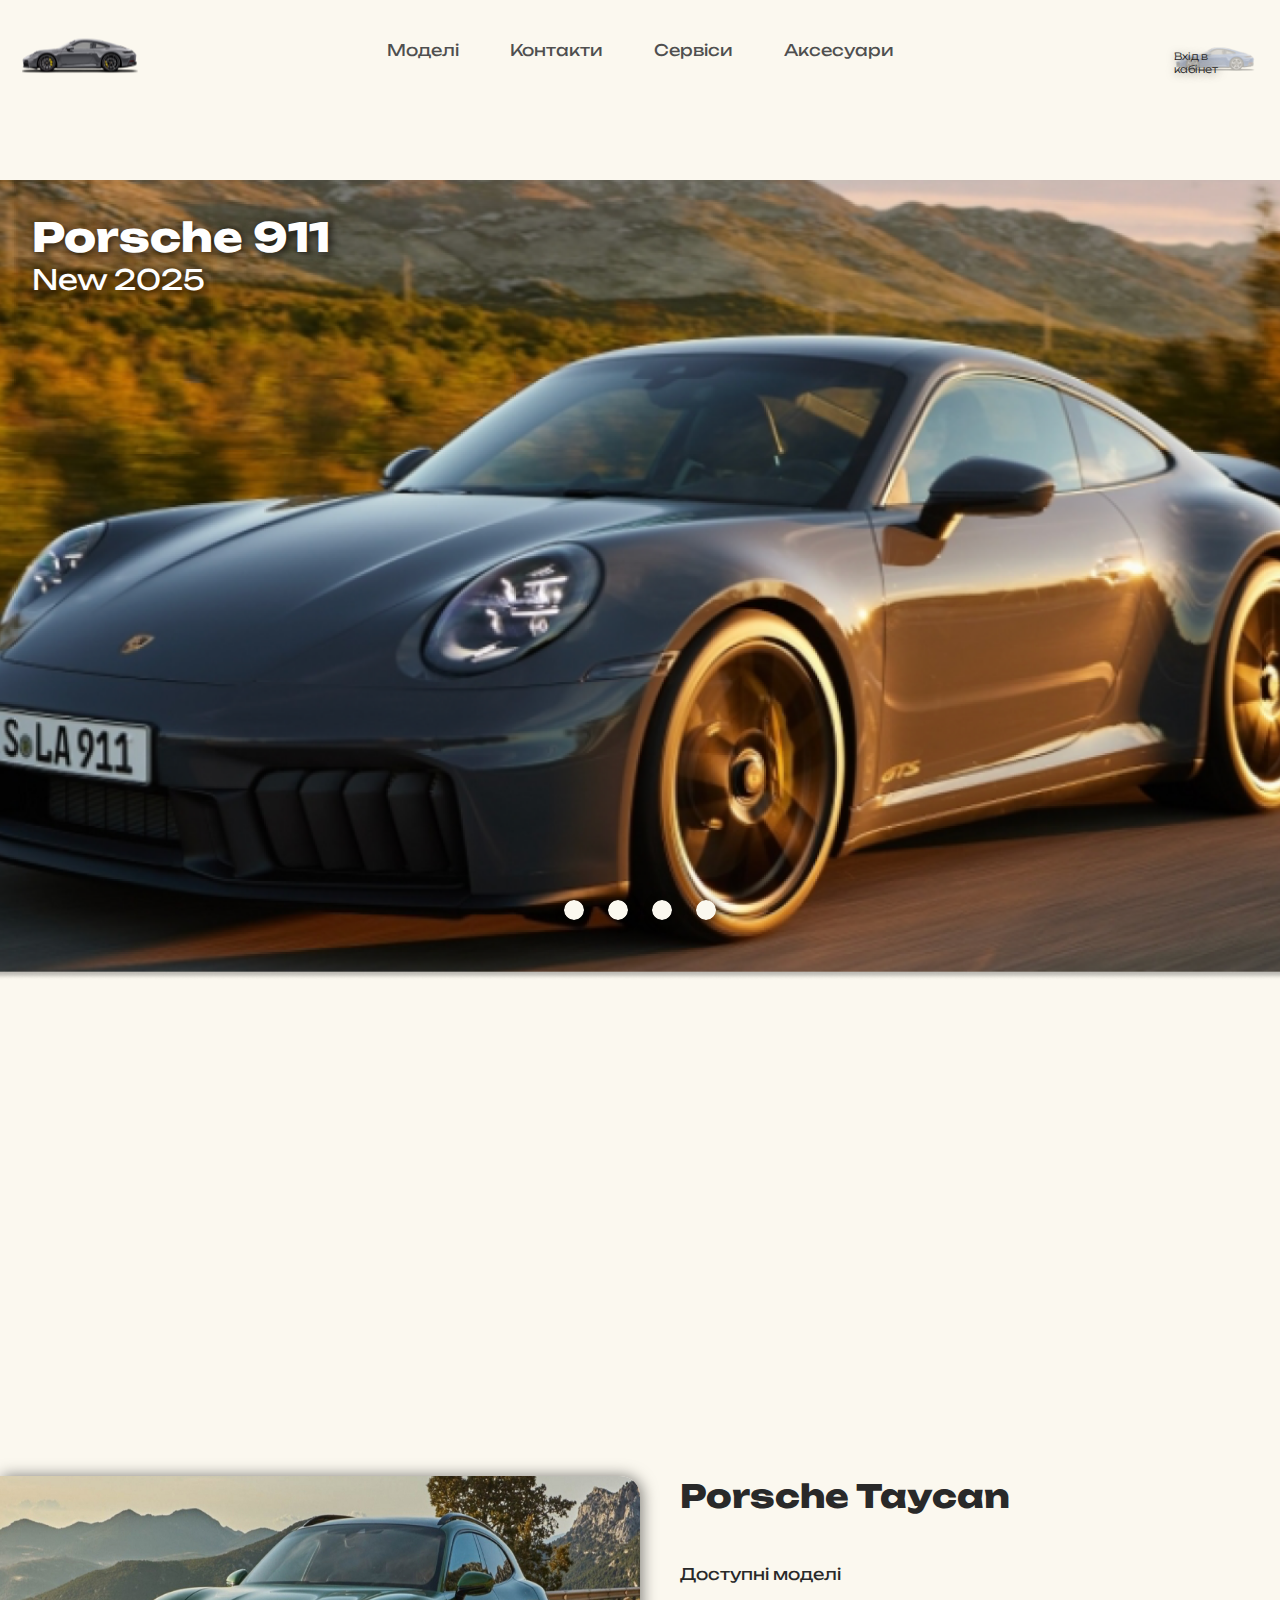
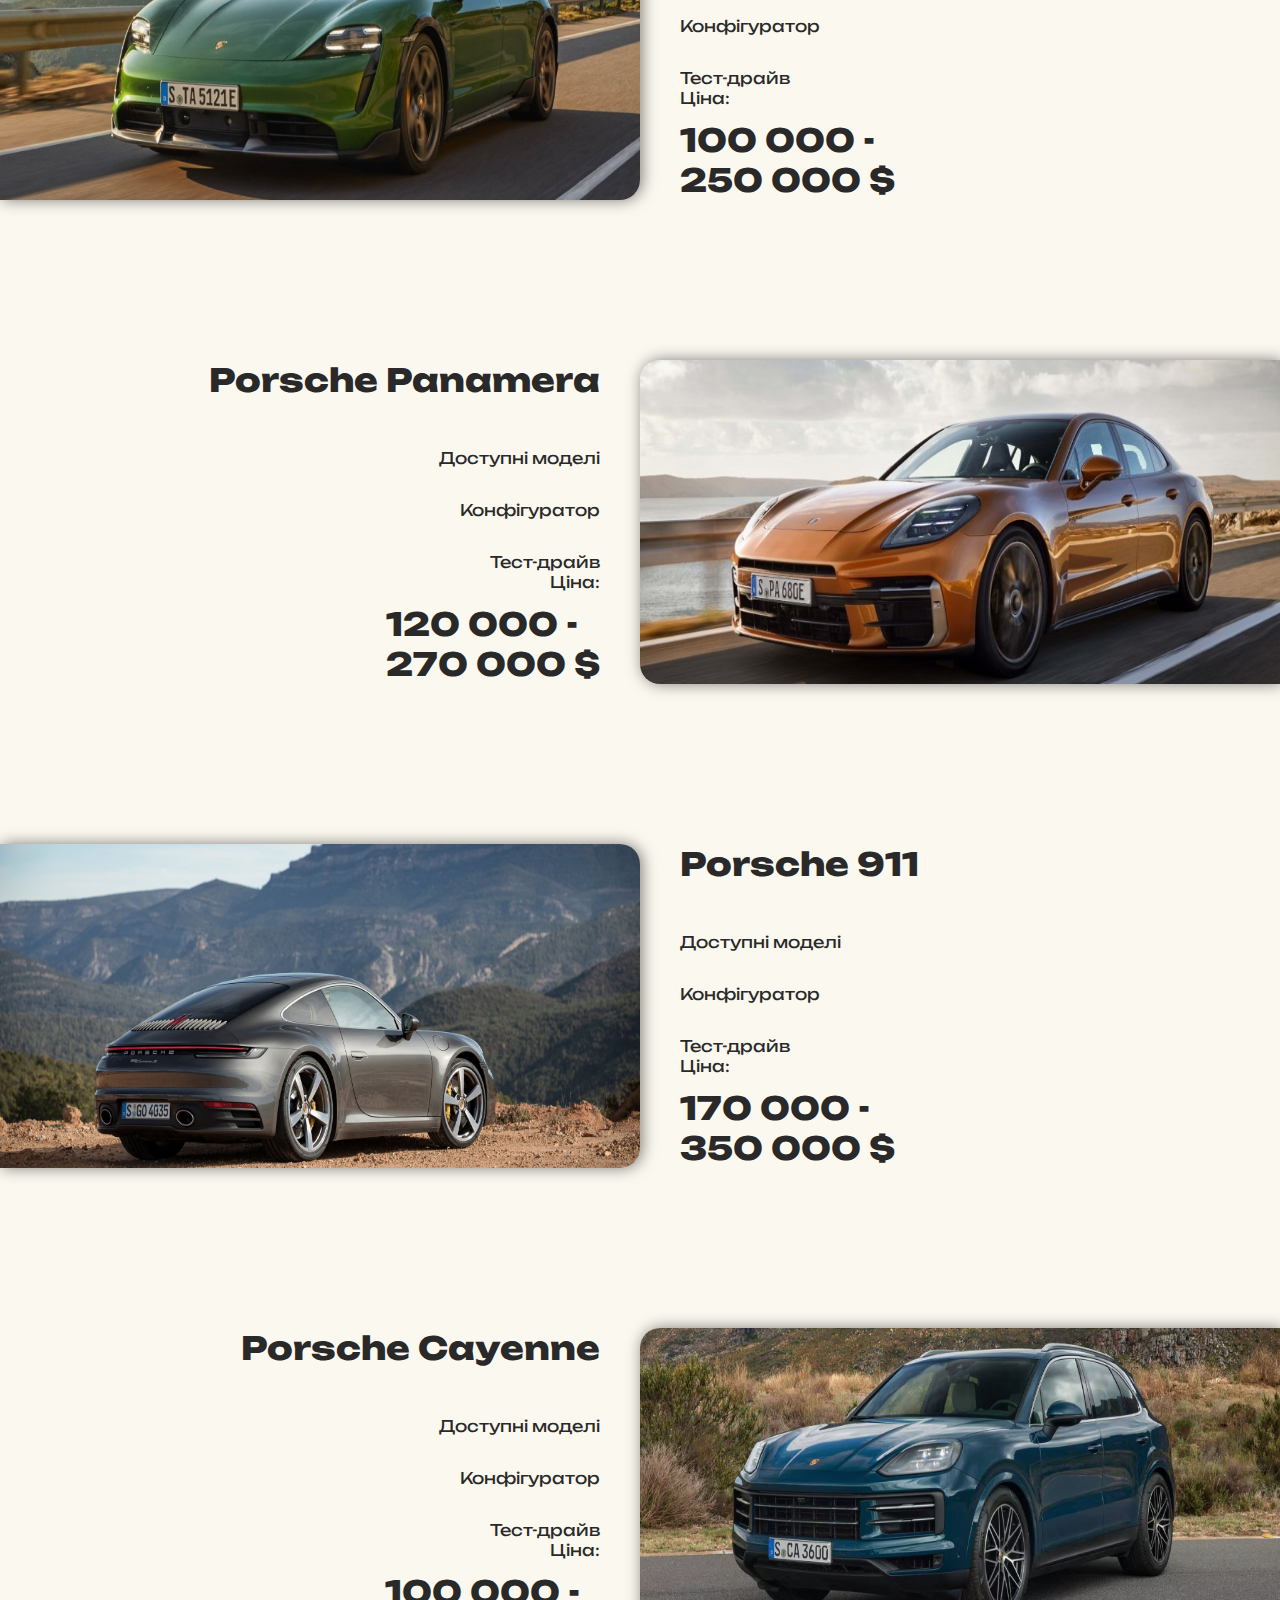
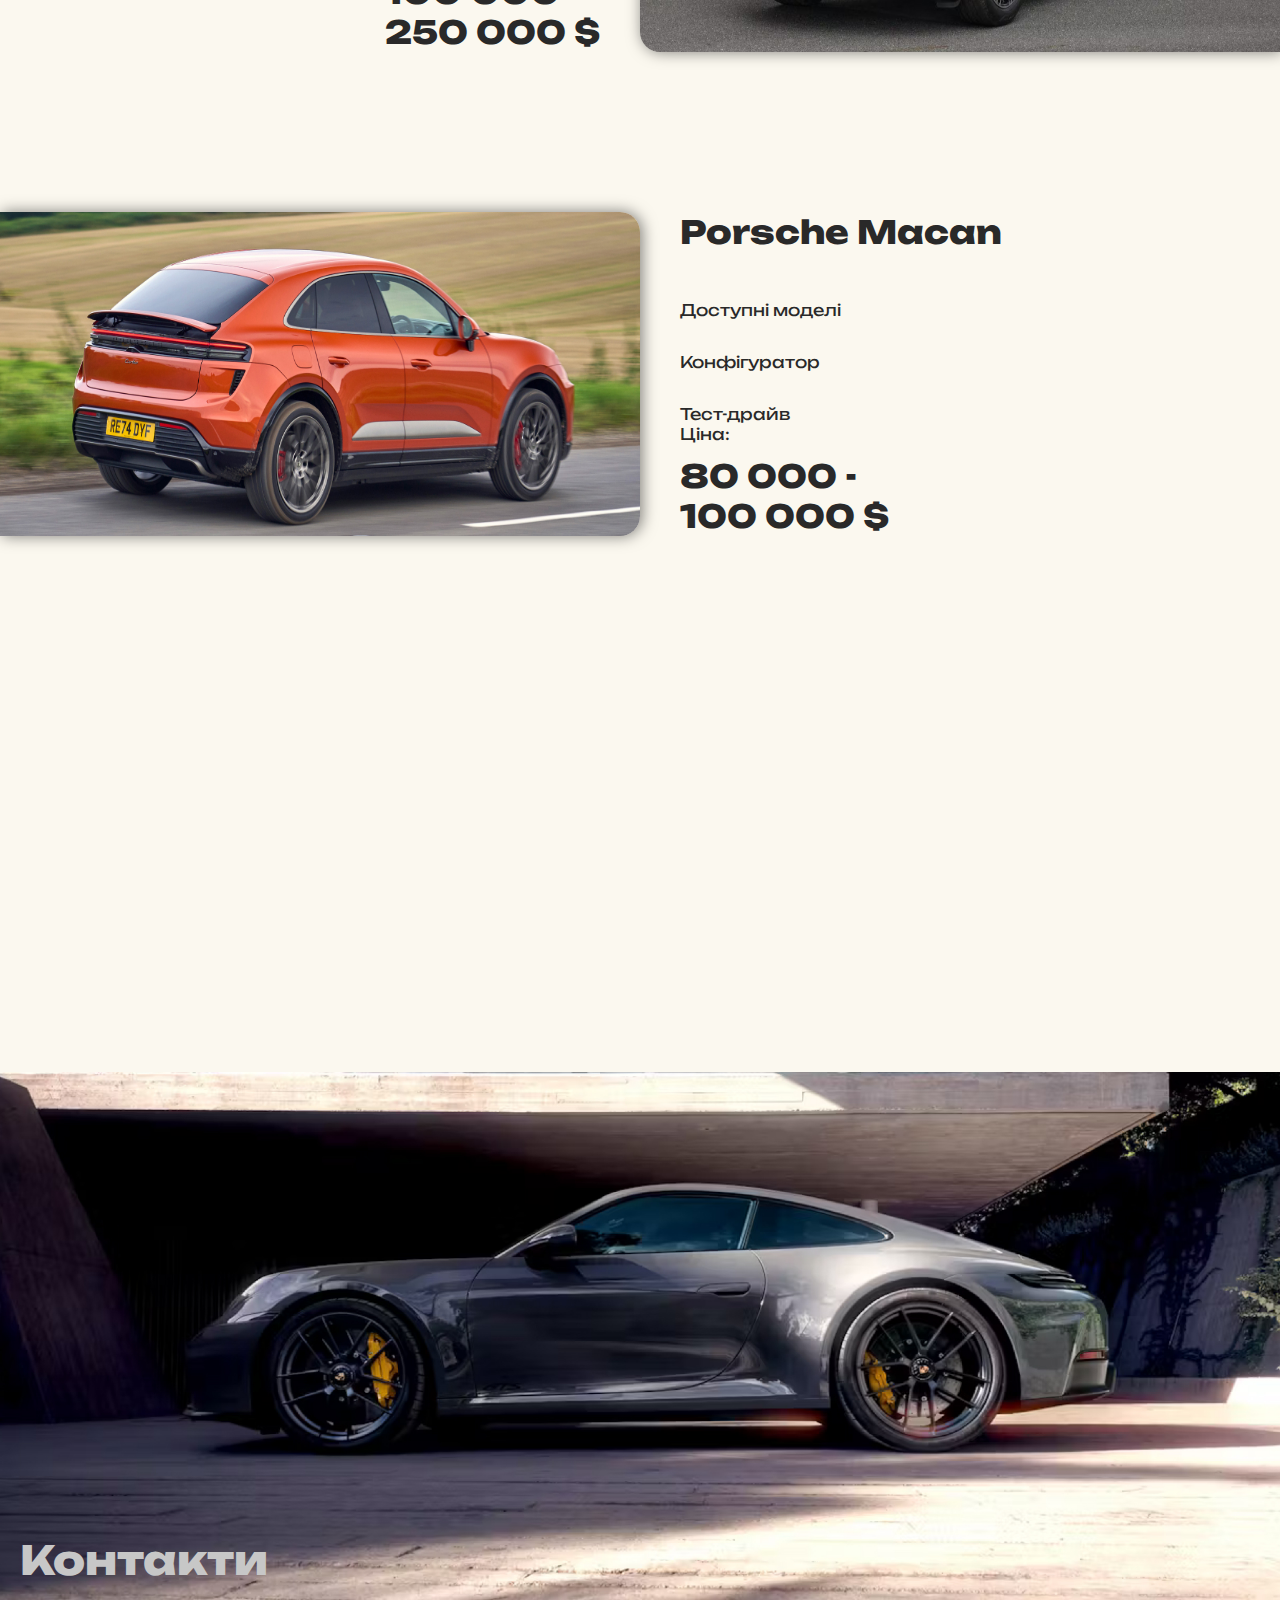
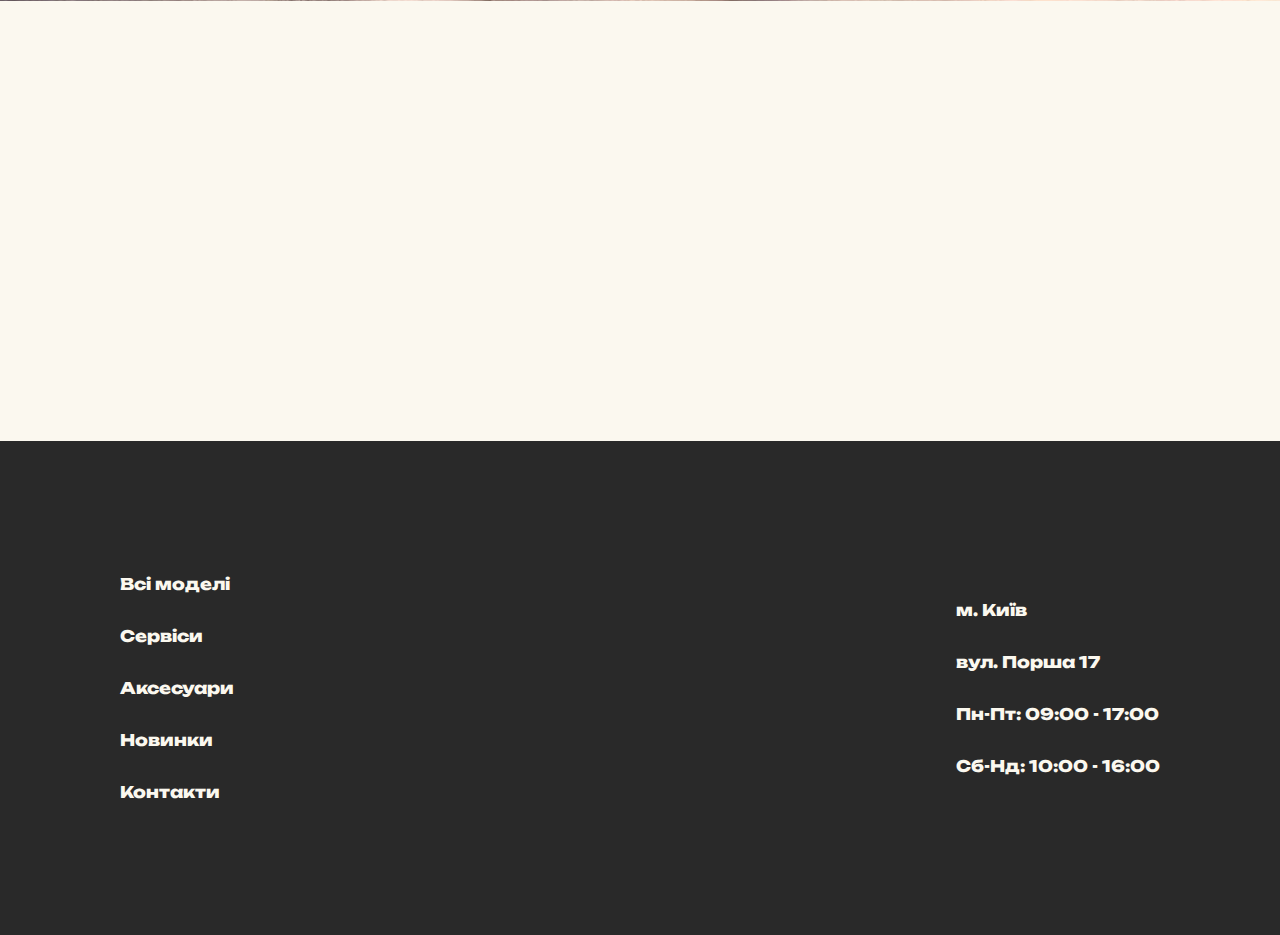
<file: index.html>
<!DOCTYPE html>
<html lang="en">
<head>
    <meta charset="UTF-8">
    <meta name="viewport" content="width=device-width, initial-scale=1.0">
    <title>Porsche</title>
    <link rel="preconnect" href="https://fonts.googleapis.com">
    <link rel="preconnect" href="https://fonts.gstatic.com" crossorigin>
    <link href="https://fonts.googleapis.com/css2?family=Unbounded:wght@200..900&display=swap" rel="stylesheet">
    <link rel = "stylesheet" href = "css/styles.css">
</head>
<body>
    <header id = "header">
        <a href="index.html" class="logo">
            <img src="img/General/MainLogo.png" alt="Porsche Logo" class="main-ico">
        </a>
        <nav>
            <ul class="nav-list">
                <li>
                    <a href="#" class="navButton" id = "buttonModels">Моделі</a>
                </li>
                    <ul class="subMenu">
                        <li>
                            <a href="models.html?model=taycan">
                                <p>Porsche Taycan</p>
                                <img src = "img/Menu/TaycanMenu.png" alt = "Porsche Taycan">
                            </a>
                        </li>
                        <li>
                            <a href="models.html?model=porsche911">
                                <p>Porsche 911</p>
                                <img src = "img/Menu/Porsche911Menu.png" alt = "Porsche 911">
                            </a>
                        </li>
                        <li>
                            <a href="models.html?model=cayenne">
                                <p>Porsche Cayenne</p>
                                <img src = "img/Menu/CayenneMenu.png" alt = "Porsche Cayenne">
                            </a>
                        </li>
                        <li>
                            <a href="models.html?model=macan">
                                <p>Porsche Macan</p>
                                <img src = "img/Menu/MacanMenu.png" alt = "Porsche Macan">
                            </a>
                        </li>
                        <li>
                            <a href="models.html?model=panamera">
                                <p>Porsche Panamera</p>
                                <img src = "img/Menu/PanameraMenu.png" alt = "Porsche Panamera">
                            </a>
                        </li>
                        <li>
                            <a href = "models.html?model=other">
                            <p>Інші моделі</p>
                            <img src = "img/Menu/OtherCarsMenu.png" alt = "OtherCars">
                            </a>
                        </li>
                    </ul>
                <li>
                    <a href="contactsPage.html" class="navButton" id = "buttonContacts">Контакти</a>
                </li>
                    <ul class = "contactsMenu">
                        <li>
                            <h2>Наші контакти</h2>
                            <address>
                                <dl>
                                    <dt>моб. телефон:</dt>
                                    <dd><a href="tel:+12345">+12345</a></dd>
                                    <dt>е-пошта:</dt>
                                    <dd><a href="mailto:porsche@test.ua">porsche@test.ua</a></dd>
                                </dl>
                            </address>
                        </li>
                    
                        <li>
                            <h2>Адреса автосалону</h2>
                            <address>
                                <dl>
                                    <dt>місто:</dt>
                                    <dd>м. Київ</dd>
                                    <dt>вулиця:</dt>
                                    <dd>вул. Порша 17</dd>
                                </dl>
                            </address>
                        </li>

                        <img src = "img/General/FooterImg.png" alt = "porscheImg">
                    </ul>
                <li>
                    <a href="servicePage.html" class="navButton" id = "buttonServices">Сервіси</a>
                </li>
                    <ul class = "servicesMenu">
                        <li>
                            <a href = "servicePage.html">Сервісне обслуговування</a>
                        </li>
                        <li>
                            <a href = "modelPage.html#testDrive">Test-Drive в автосалонах Porsche</a>
                        </li>
                        <li>
                            <a href = "modelPage.html#sales">Пропозиції з сервісу</a>
                        </li>
                        <li>
                            <a href = "tradeInPage.html">Trade-In</a>
                        </li>
                    </ul>
                <li>
                    <a href="accessoriesPage.html" class="navButton" id = "buttonAccessories">Аксесуари</a>
                </li>
                    <ul class = "accessoriesMenu">
                        <li>
                            <a href = "accessoriesPage.html#brand">Брендовий одяг Porsche</a>
                        </li>
                        <li>
                            <a href = "accessoriesPage.html">Аксесуари для автівок</a>
                        </li>

                        <img src = "img/General/porscheLogo.png" alt = "logo">
                    </ul>
            </ul>
            
        </nav>

        <a href = "logInPage.html" class = "logIn">
            <img src = "img/General/headeLogIn.png" alt = "profile">
            <p>Вхід в кабінет</p>
        </a>
    </header>
    <main>
        <article>
            <a href = "#" class = "articleTxt">
                <h1>Porsche 911</h1>
                <h2>New 2025</h2>
            </a>
            <img src = "img/General/MainPhoto1.png" alt = "photo" class = "mainPhoto">

            <div class="ellipses">
                <img src="img/EllipseArticle.png" alt="ellipse1" class="ellipseMain ellipse1">
                <img src="img/EllipseArticle.png" alt="ellipse2" class="ellipseMain ellipse2">
                <img src="img/EllipseArticle.png" alt="ellipse3" class="ellipseMain ellipse3">
                <img src="img/EllipseArticle.png" alt="ellipse4" class="ellipseMain ellipse4">
            </div>

        </article>

        <section class = "text">
            <p class = "mainQuote">"Кожна деталь — це мистецтво."</p>
            <p>В Porsche ми не просто створюємо автомобілі. Кожна лінія, кожен елемент дизайну має свою мету — дарувати задоволення від кожного моменту за кермом.</p>
        </section>

        <section class = "cars">

            <section class = "carToLeft">
                <img src = "img/Porsche Taycan/Taycan.jpg" alt = "Taycan" class = "carImg">

                <div class = "infoPrice">
                    <div class = "carInfo">
                        <a href = "models.html?model=taycan" class = "headerOfCar">Porsche Taycan</h2>

                        <ul class = "infoList">
                            <li>
                                <a href = "models.html?model=taycan" class = infoButton>Доступні моделі</a>
                            </li>
                            <li>
                                <a href = "models.html?model=taycan" class = infoButton>Конфігуратор</a>
                            </li>
                            <li>
                                <a href = "modelPage.html#testDrive" class = infoButton>Тест-драйв</a>
                            </li>
                        </ul>
                    </div>
    
                    <div class = "carPrice">
                        <h3>Ціна:</h3>
                        <h2 id = "price"><span id = "minPrice">100 000</span> - <br>
                            <span id = "maxPrice">250 000</span> $
                        </h2>
                    </div>
                </div>
            </section>

            <section class = "carToRight">
                <div class = "infoPrice">
                    <div class = "carInfo">
                        <a href = "models.html?model=panamera" class = "headerOfCar">Porsche Panamera</h2>
                        <ul class = "infoList">
                            <li><a href = "models.html?model=panamera" class = infoButton>Доступні моделі</a></li>
                            <li><a href = "models.html?model=panamera" class = infoButton>Конфігуратор</a></li>
                            <li><a href = "modelPage.html#testDrive" class = infoButton>Тест-драйв</a></li>
                        </ul>
                    </div>
    
                    <div class = "carPrice">
                        <h3>Ціна:</h3>
                        <h2 id = "price">120 000 - <br>
                            270 000 $
                        </h2>
                    </div>
                </div>

                <img src = "img/Porsche Panamera/Panamera.jpg" alt = "Taycan" class = "carImg">
            </section>

            <section class = "carToLeft">
                <img src = "img/Porsche 911/Porsche911.jpg" alt = "Porsche 911" class = "carImg">

                <div class = "infoPrice">
                    <div class = "carInfo">
                        <a href = "models.html?model=porsche911" class = "headerOfCar">Porsche 911</h2>
                        <ul class = "infoList">
                            <li><a href = "models.html?model=porsche911" class = infoButton>Доступні моделі</a></li>
                            <li><a href = "models.html?model=porsche911" class = infoButton>Конфігуратор</a></li>
                            <li><a href = "modelPage.html#testDrive" class = infoButton>Тест-драйв</a></li>
                        </ul>
                    </div>
    
                    <div class = "carPrice">
                        <h3>Ціна:</h3>
                        <h2 id = "price">170 000 - <br>
                            350 000 $
                        </h2>
                    </div>
                </div>
            </section>

            <section class = "carToRight">
                <div class = "infoPrice">
                    <div class = "carInfo">
                        <a href = "models.html?model=cayenne" class = "headerOfCar">Porsche Cayenne</h2>
                        <ul class = "infoList">
                            <li><a href = "models.html?model=cayenne" class = infoButton>Доступні моделі</a></li>
                            <li><a href = "models.html?model=cayenne" class = infoButton>Конфігуратор</a></li>
                            <li><a href = "modelPage.html#testDrive" class = infoButton>Тест-драйв</a></li>
                        </ul>
                    </div>
    
                    <div class = "carPrice">
                        <h3>Ціна:</h3>
                        <h2 id = "price">100 000 - <br>
                            250 000 $
                        </h2>
                    </div>
                </div>

                <img src = "img/Porsche Cayenne/Cayenne.jpg" alt = "Taycan" class = "carImg">
            </section>

            <section class = "carToLeft">
                <img src = "img/Porsche Macan/Macan.jpg" alt = "Macan" class = "carImg">

                <div class = "infoPrice">
                    <div class = "carInfo">
                        <a href = "models.html?model=macan" class = "headerOfCar">Porsche Macan</h2>
                        <ul class = "infoList">
                            <li><a href = "models.html?model=macan" class = infoButton>Доступні моделі</a></li>
                            <li><a href = "models.html?model=macan" class = infoButton>Конфігуратор</a></li>
                            <li><a href = "modelPage.html#testDrive" class = infoButton>Тест-драйв</a></li>
                        </ul>
                    </div>
    
                    <div class = "carPrice">
                        <h3>Ціна:</h3>
                        <h2 id = "price">80 000 - <br>
                            100 000 $
                        </h2>
                    </div>
                </div>
            </section>

        </section>

        <section class = "text">
            <p>"Швидкість. Точність. Досконалість."</p>
            <p>Кожен Porsche — це поєднання безкомпромісної потужності і точності, що дає водію максимальний контроль і насолоду від їзди. Безперервно вдосконалюючи технології, ми створюємо машини, які завжди залишаються на крок попереду.</p>
        </section>

        <section class = "preFooter">
            <img src = "img/General/PreFooter.jpg" class = "preFooterImg">
            <a href = "contactsPage.html" class = "contactsPreFooter">Контакти</a>
        </section>

        <section class = "text">
            <p>"Інновації Porsche: Водіння майбутнього"</p>
            <p>Porsche ми не просто слідуємо за технологічними трендами, ми їх задаємо. Завдяки інноваційним розробкам, як система PDK (Porsche Doppelkupplung) для перемикання передач або електричний привід, що забезпечує неймовірну швидкість, ми постійно вдосконалюємо досвід водіння. Технології Porsche завжди на крок попереду.</p>
        </section>
    </main>
    <footer>
        <section class = "menuButtons">
            <a href = "#" class = "footerButton">Всі моделі</a>
            <a href = "servicePage.html" class = "footerButton">Сервіси</a>
            <a href = "accessoriesPage.html" class = "footerButton">Аксесуари</a>
            <a href = "modelPage.html#sales" class = "footerButton">Новинки</a>
            <a href = "contactsPage.html" class = "footerButton">Контакти</a>
        </section>

        <img src = "img/General/FooterImg.png" alt = "footerImg" class = "footerImg">

        <section class = "menuButtons">
            <a href = "contactsPage.html" class = "footerButton">м. Київ</a>
            <a href = "contactsPage.html" class = "footerButton">вул. Порша 17</a>
            <p class = "footerButton">Пн-Пт: 09:00 - 17:00</p>
            <p class = "footerButton">Сб-Нд: 10:00 - 16:00</p>
        </section>
    </footer>

    <script src = "js/script.js"></script>
</body>
</html>
</file>
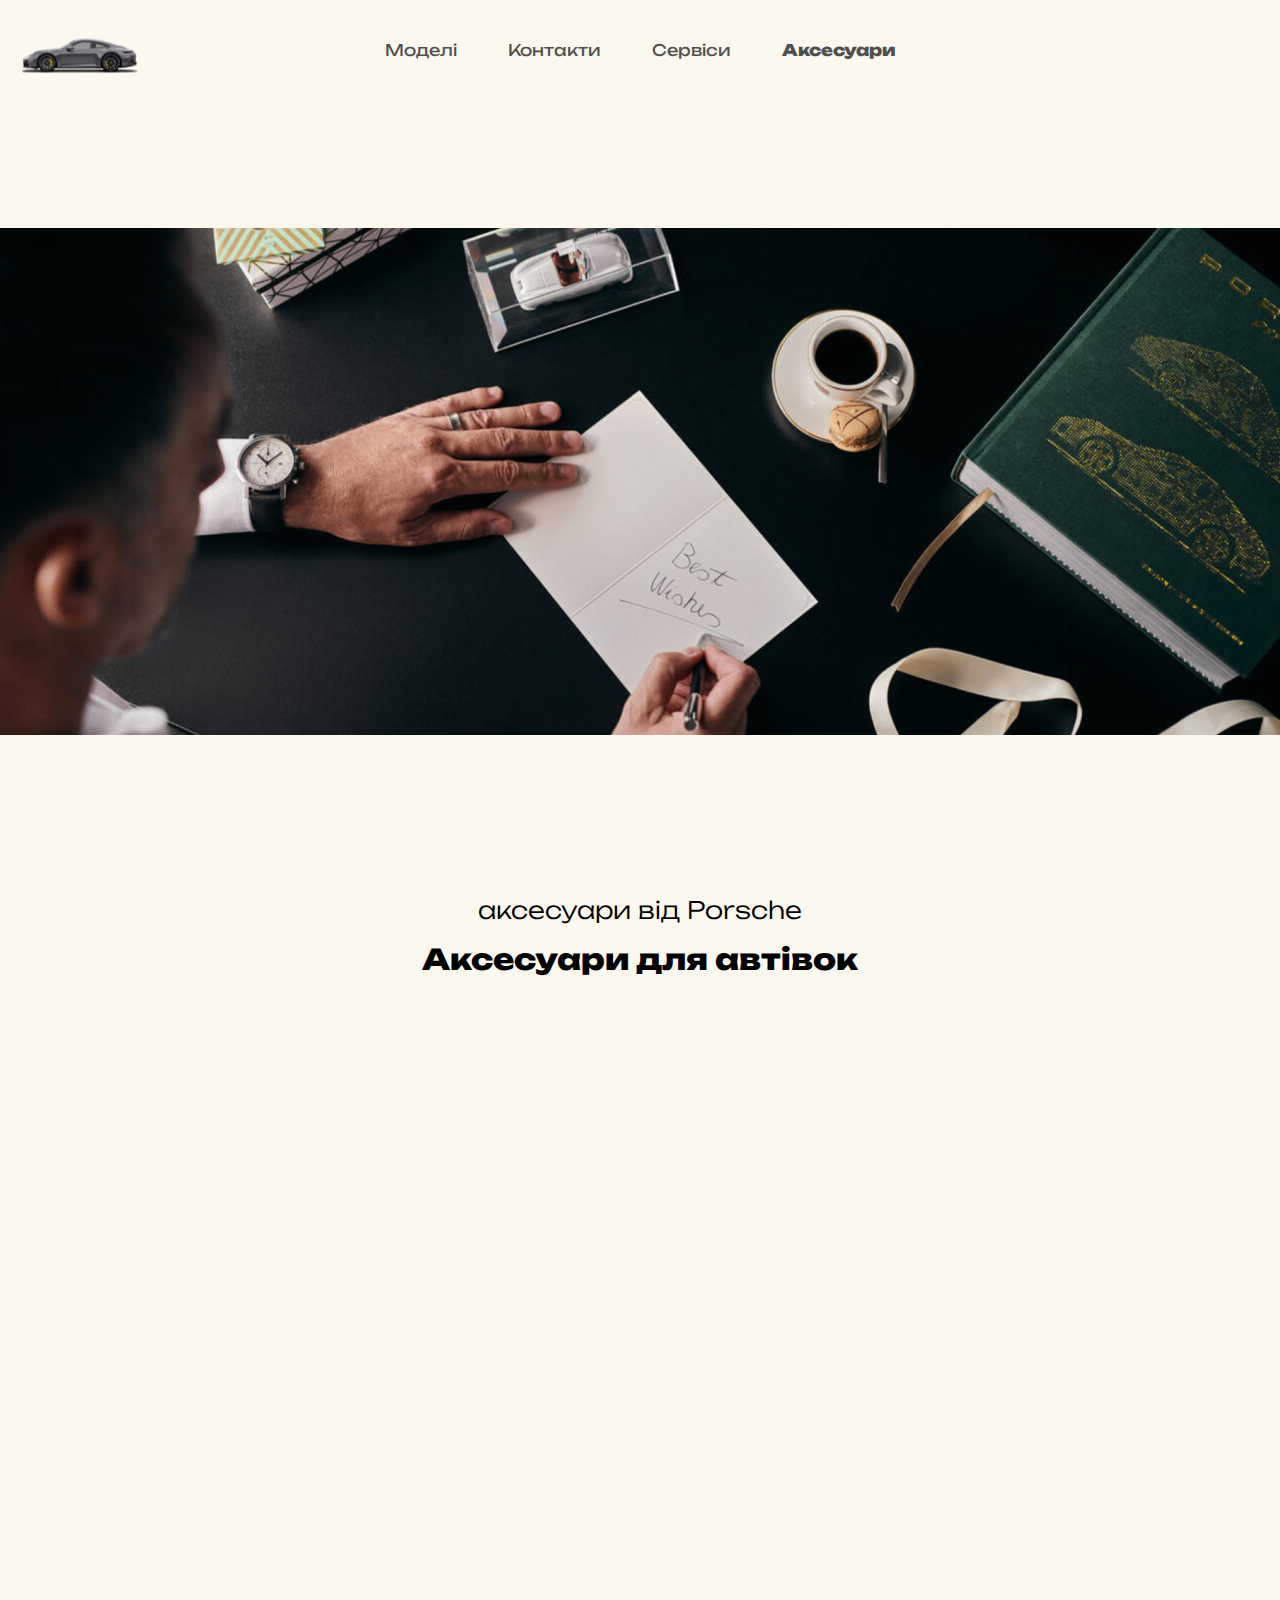
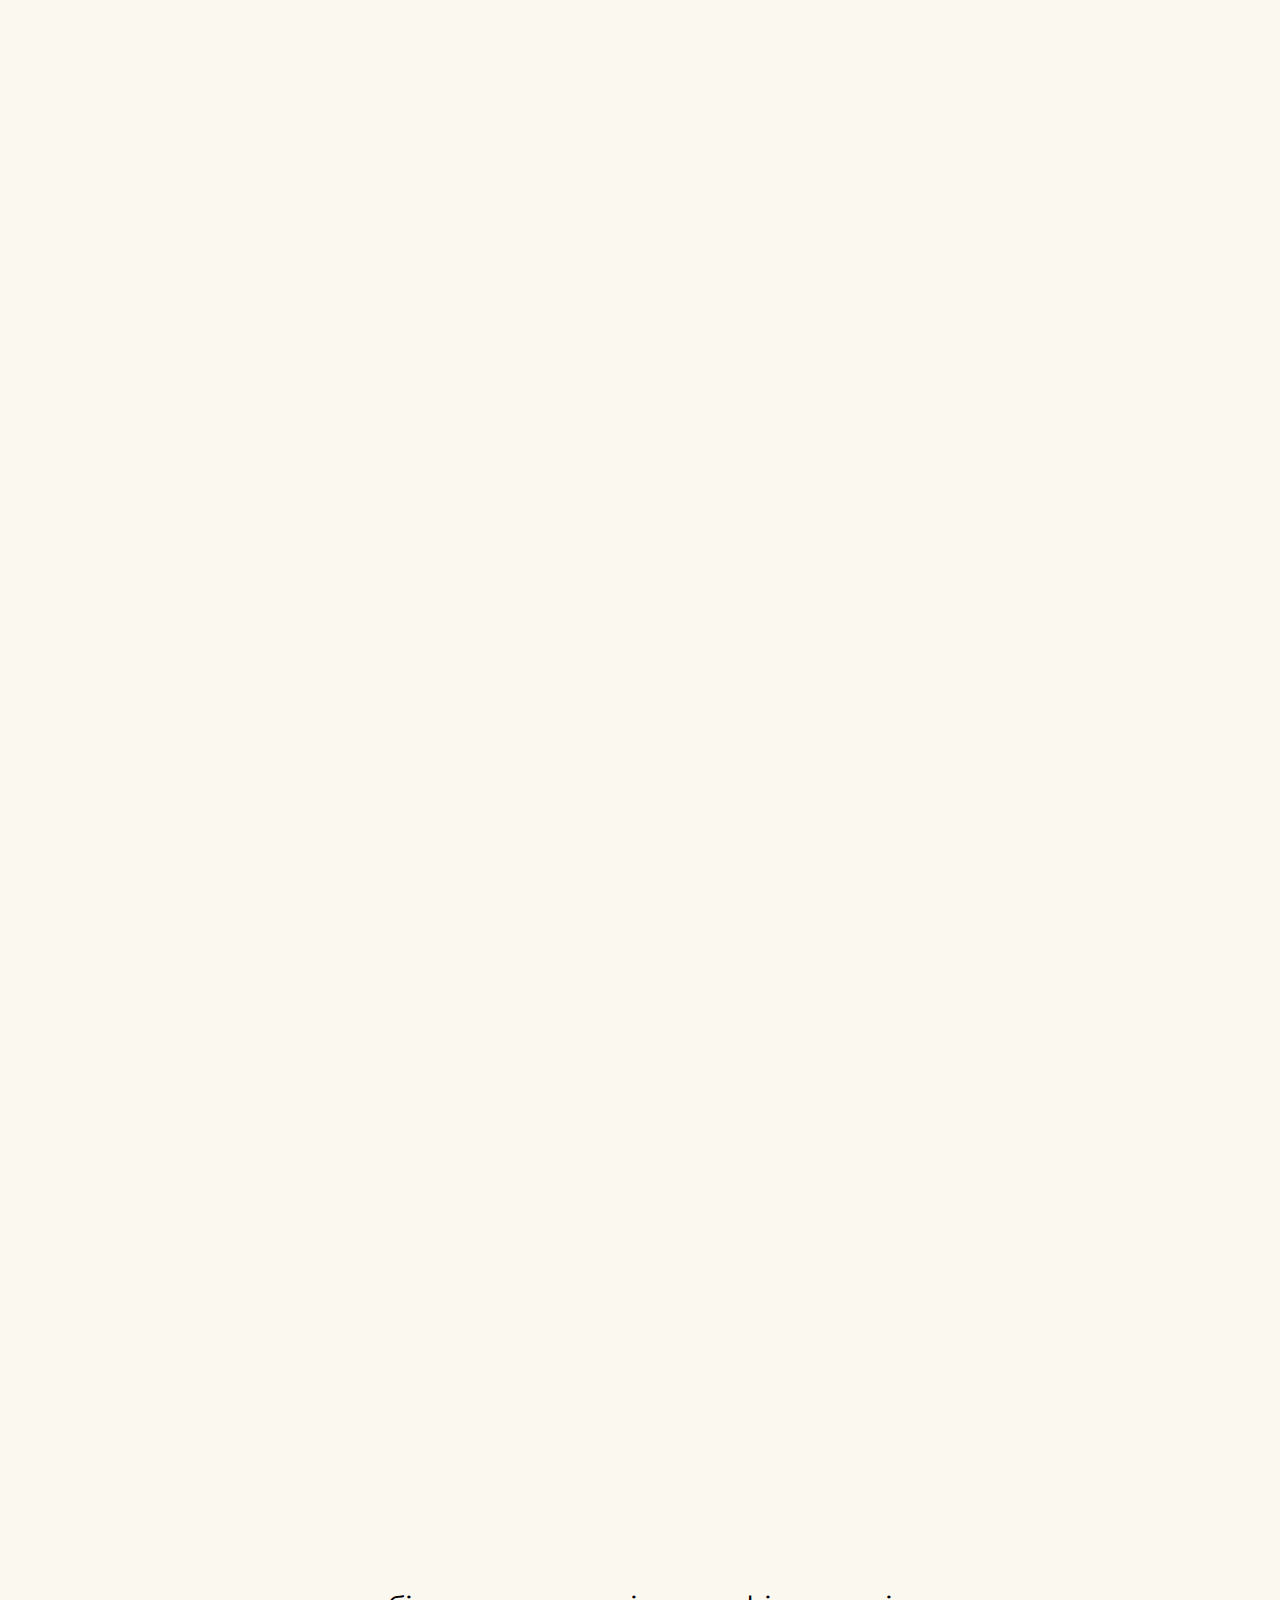
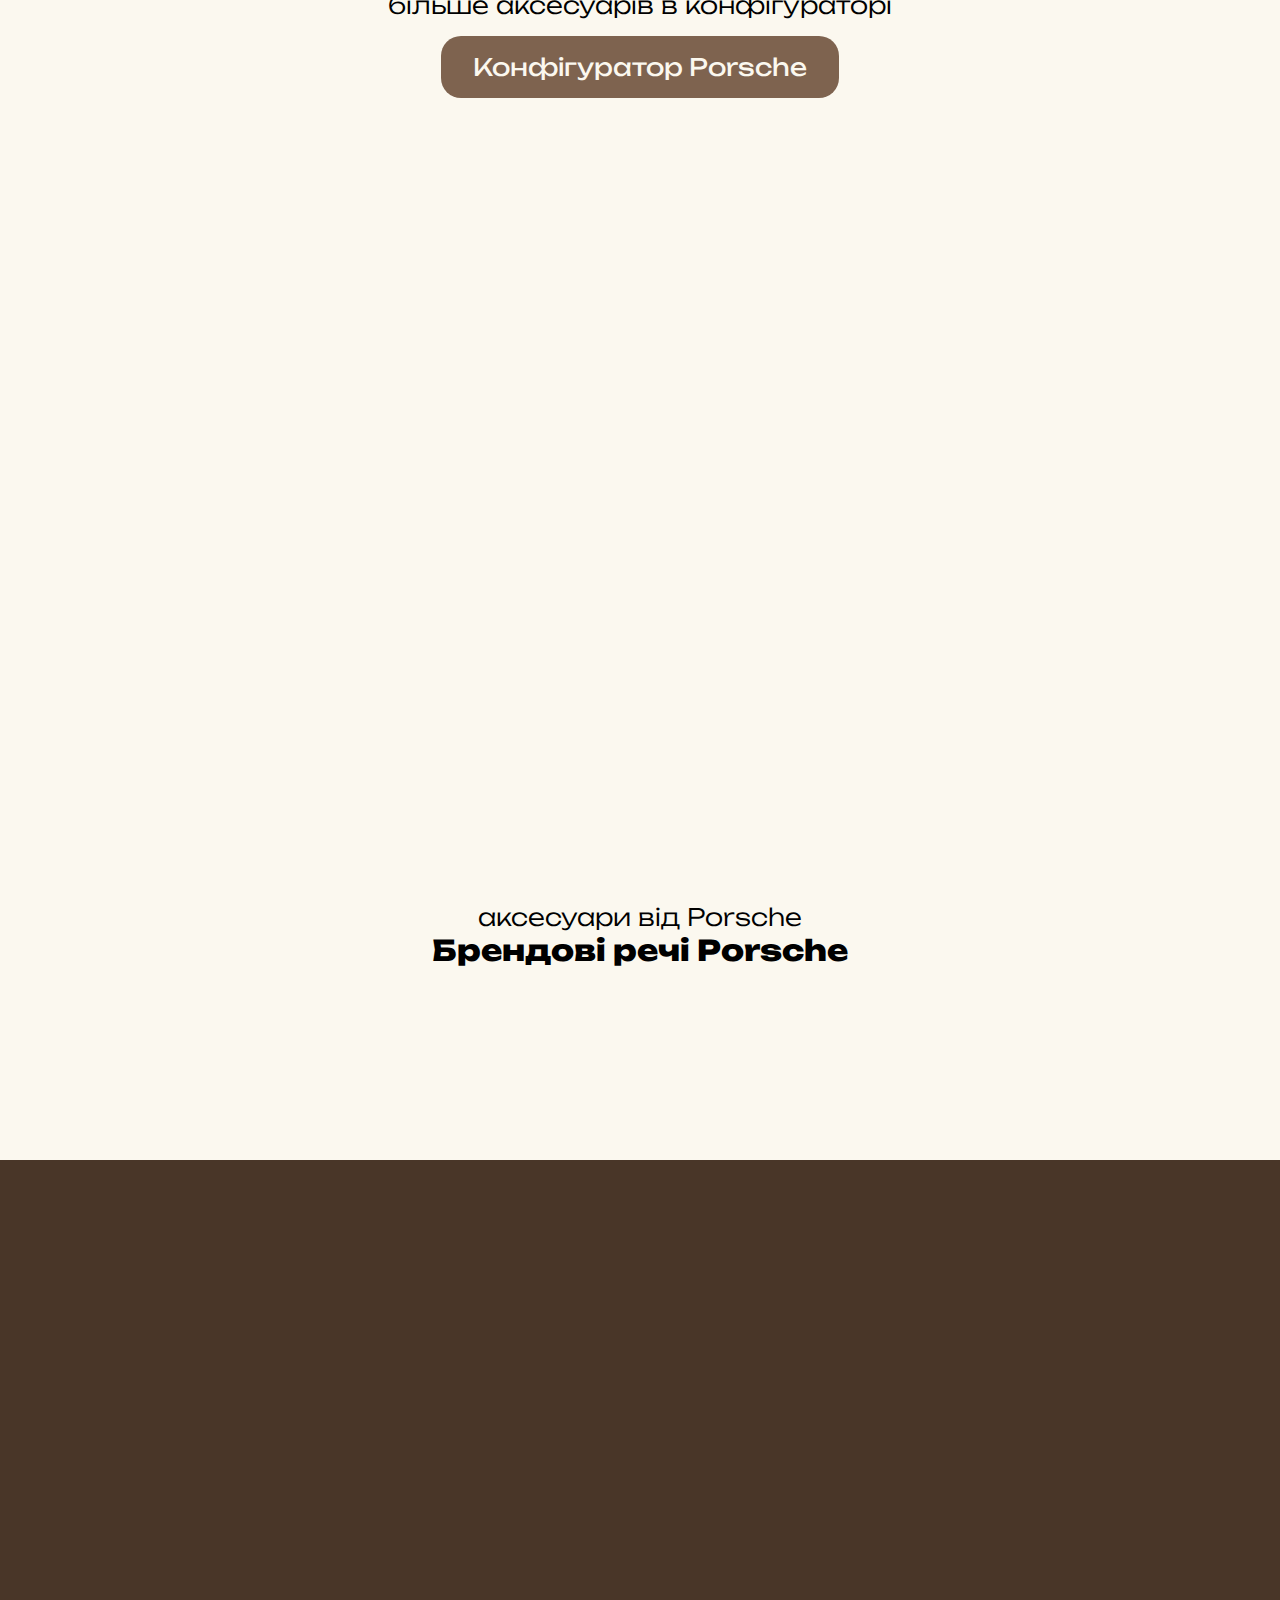
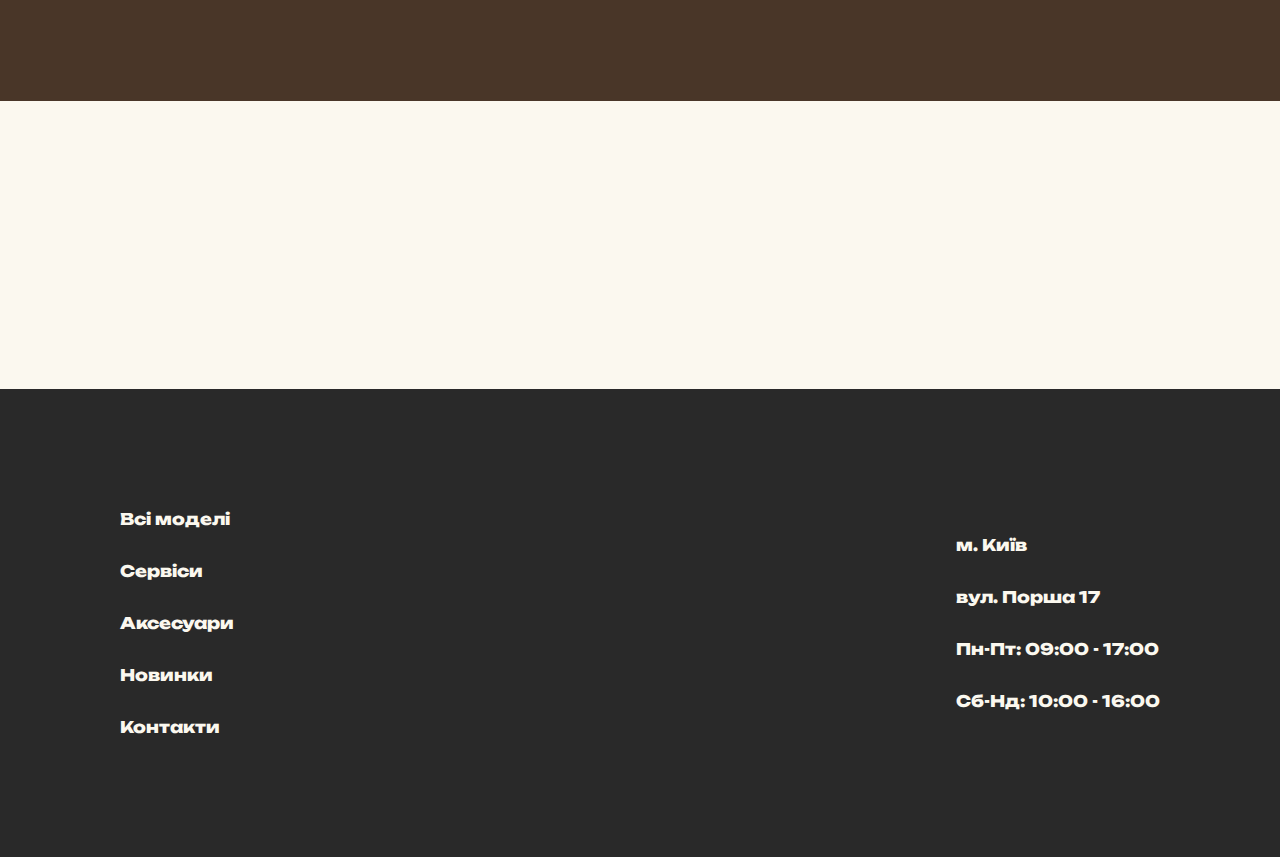
<file: accessoriesPage.html>
<!DOCTYPE html>
<html lang="en">
<head>
    <meta charset="UTF-8">
    <meta name="viewport" content="width=device-width, initial-scale=1.0">
    <title>Porsche</title>
    <link rel="preconnect" href="https://fonts.googleapis.com">
    <link rel="preconnect" href="https://fonts.gstatic.com" crossorigin>
    <link href="https://fonts.googleapis.com/css2?family=Unbounded:wght@200..900&display=swap" rel="stylesheet">
    <link rel = "stylesheet" href = "css/stylesAccessories.css">
</head>
<body>
    <header id = "header">
        <a href="index.html" class="logo">
            <img src="img/General/MainLogo.png" alt="Porsche Logo" class="main-ico">
        </a>
        <nav>
            <ul class="nav-list">
                <li><a href="#" class="navButton" id = "buttonModels">Моделі</a></li>
                    <ul class="subMenu">
                        <li>
                            <a href="models.html?model=taycan">
                                <p>Porsche Taycan</p>
                                <img src = "img/Menu/TaycanMenu.png" alt = "Porsche Taycan">
                            </a>
                        </li>
                        <li>
                            <a href="models.html?model=porsche911">
                                <p>Porsche 911</p>
                                <img src = "img/Menu/Porsche911Menu.png" alt = "Porsche 911">
                            </a>
                        </li>
                        <li>
                            <a href="models.html?model=cayenne">
                                <p>Porsche Cayenne</p>
                                <img src = "img/Menu/CayenneMenu.png" alt = "Porsche Cayenne">
                            </a>
                        </li>
                        <li>
                            <a href="models.html?model=macan">
                                <p>Porsche Macan</p>
                                <img src = "img/Menu/MacanMenu.png" alt = "Porsche Macan">
                            </a>
                        </li>
                        <li>
                            <a href="models.html?model=panamera">
                                <p>Porsche Panamera</p>
                                <img src = "img/Menu/PanameraMenu.png" alt = "Porsche Panamera">
                            </a>
                        </li>
                        <li>
                            <a href = "models.html?model=other">
                            <p>Інші моделі</p>
                            <img src = "img/Menu/OtherCarsMenu.png" alt = "OtherCars">
                            </a>
                        </li>
                    </ul>
                <li><a href="contactsPage.html" class="navButton" id = "buttonContacts">Контакти</a></li>
                    <ul class = "contactsMenu">
                        <li>
                            <h2>Наші контакти</h2>
                            <address>
                                <dl>
                                    <dt>моб. телефон:</dt>
                                    <dd><a href="tel:+12345">+12345</a></dd>
                                    <dt>е-пошта:</dt>
                                    <dd><a href="mailto:porsche@test.ua">porsche@test.ua</a></dd>
                                </dl>
                            </address>
                        </li>
                    
                        <li>
                            <h2>Адреса автосалону</h2>
                            <address>
                                <dl>
                                    <dt>місто:</dt>
                                    <dd>м. Київ</dd>
                                    <dt>вулиця:</dt>
                                    <dd>вул. Порша 17</dd>
                                </dl>
                            </address>
                        </li>

                        <img src = "img/General/FooterImg.png" alt = "porscheImg">
                    </ul>
                <li><a href="servicePage.html" class="navButton" id = "buttonServices">Сервіси</a></li>
                    <ul class = "servicesMenu">
                        <li>
                            <a href = "servicePage.html">Сервісне обслуговування</a>
                        </li>
                        <li>
                            <a href = "#testDrive">Test-Drive в автосалонах Porsche</a>
                        </li>
                        <li>
                            <a href = "#sales">Пропозиції з сервісу</a>
                        </li>
                        <li>
                            <a href = "tradeInPage.html">Trade-In</a>
                        </li>
                    </ul>
                <li><a href="accessoriesPage.html" class="navButton" id = "buttonAccessories">Аксесуари</a></li>
                    <ul class = "accessoriesMenu">
                        <li>
                            <a href = "accessoriesPage.html#brand">Брендовий одяг Porsche</a>
                        </li>
                        <li>
                            <a href = "accessoriesPage.html">Аксесуари для автівок</a>
                        </li>

                        <img src = "img/General/porscheLogo.png" alt = "logo">
                    </ul>
            </ul>
        </nav>
    </header>

    <main>
        <article>
            <img src = "img/General/accessoriesImg.png" alt = "accessories">

            <div class = "accessoriesHeader">
                <h1>аксесуари від Porsche</h1>
                <h2>Аксесуари для автівок</h2>
            </div>
        </article>
        
        <section class = "carAccessories">
            <div class = "accessoriesCarBlock" id = "accessoriesCar">
                <img src = "img/General/accessoriesEPerformance.png" alt = "accessoriesCar">

                <div class = "carBlockText">
                    <details>
                        <summary>E-Performance</summary>
                        Покращте динаміку та ефективність вашого авто з аксесуарами E-Performance. Інноваційні рішення для забезпечення високої продуктивності та комфорту.
                    </details>
                </div>
            </div>

            <div class = "accessoriesCarBlock" id = "accessoriesCar">
                <img src = "img/General/accessoriesBlock.png" alt = "accessoriesCar">

                <div class = "carBlockText">
                    <details>
                        <summary>Спортивні вихлопні системи</summary>
                        Відчуйте потужний звук і покращену віддачу двигуна з нашими спортивними вихлопними системами. Ідеальні для любителів швидкості і емоцій на дорозі.
                    </details>
                </div>
            </div>

            <div class = "accessoriesCarBlock" id = "accessoriesCar">
                <img src = "img/General/accessoriesBlock2.png" alt = "accessoriesCar">

                <div class = "carBlockText">
                    <details>
                        <summary>Фари та задні ліхтарі</summary>
                        Максимальна видимість та стиль на дорозі. Наші фари і задні ліхтарі поєднують передові технології і елегантний дизайн для вашої безпеки та комфорту.
                    </details>
                </div>
            </div>

            <div class = "accessoriesCarBlock" id = "accessoriesCar">
                <img src = "img/General/accessoriesSportDesign.png" alt = "accessoriesCar">

                <div class = "carBlockText">
                    <details>
                        <summary>Пакет SportDesign</summary>
                        Підкресліть спортивний характер вашого авто з пакетом SportDesign. Спеціально розроблені елементи дизайну для додаткової виразності та агресивного вигляду.
                    </details>
                </div>
            </div>
        </section>

        <div class = "configuratorButton">
            <h3>більше аксесуарів в конфігураторі</h3>
            <a href = "models.html?model=taycan"><button>Конфігуратор Porsche</button></a>
        </div>

        <section class = "porscheQuestion">
            <img src = "img/General/accessoriesImg2.png" alt = "accessoriesImg">

            <div class = "questionText">
                <h3>Porsche надихає</h3>
                <p>Наші автомобілі це не просто засіб пересування. Porsche зарекомендував себе, як щось більше, ніж просто автомобіль. А, з відповідними аксесуарами, Ви можете виділити свій Porsche серед потоку автівок. Зробивши авто особливим та унікальним.</p>
            </div>
        </section>

        <div class = "accessoriesBrandHeader" id = "brand">
            <h3>аксесуари від Porsche</h3>
            <h4>Брендові речі Porsche</h4>
        </div>

        <section class = "accessoriesBrand">
            <img src = "img/General/accessoriesModels.png" alt = "porscheBrand">

            <div class = "brandBlockText">
                <h5>Масштабні моделі</h5>
                <p>Porsche створює елегантні, унікальні та потужні автомобілі. І не важливо, да ці автівки будуть потім - на автотреку, в гаражі чи на робочому столі. Автомобілі Porsche завжди радують своїх власників.</p>
            </div>
        </section>
    </main>

    <footer>
        <section class = "menuButtons">
            <a href = "#" class = "footerButton">Всі моделі</a>
            <a href = "servicePage.html" class = "footerButton">Сервіси</a>
            <a href = "accessoriesPage.html" class = "footerButton">Аксесуари</a>
            <a href = "modelPage.html#sales" class = "footerButton">Новинки</a>
            <a href = "contactsPage.html" class = "footerButton">Контакти</a>
        </section>

        <img src = "img/General/FooterImg5.png" alt = "footerImg" class = "footerImg">

        <section class = "menuButtons">
            <a href = "contactsPage.html" class = "footerButton">м. Київ</a>
            <a href = "contactsPage.html" class = "footerButton">вул. Порша 17</a>
            <p class = "footerButton">Пн-Пт: 09:00 - 17:00</p>
            <p class = "footerButton">Сб-Нд: 10:00 - 16:00</p>
        </section>
    </footer>

    <script src = "js/scriptAccessories.js"></script>
</body>
</html>
</file>
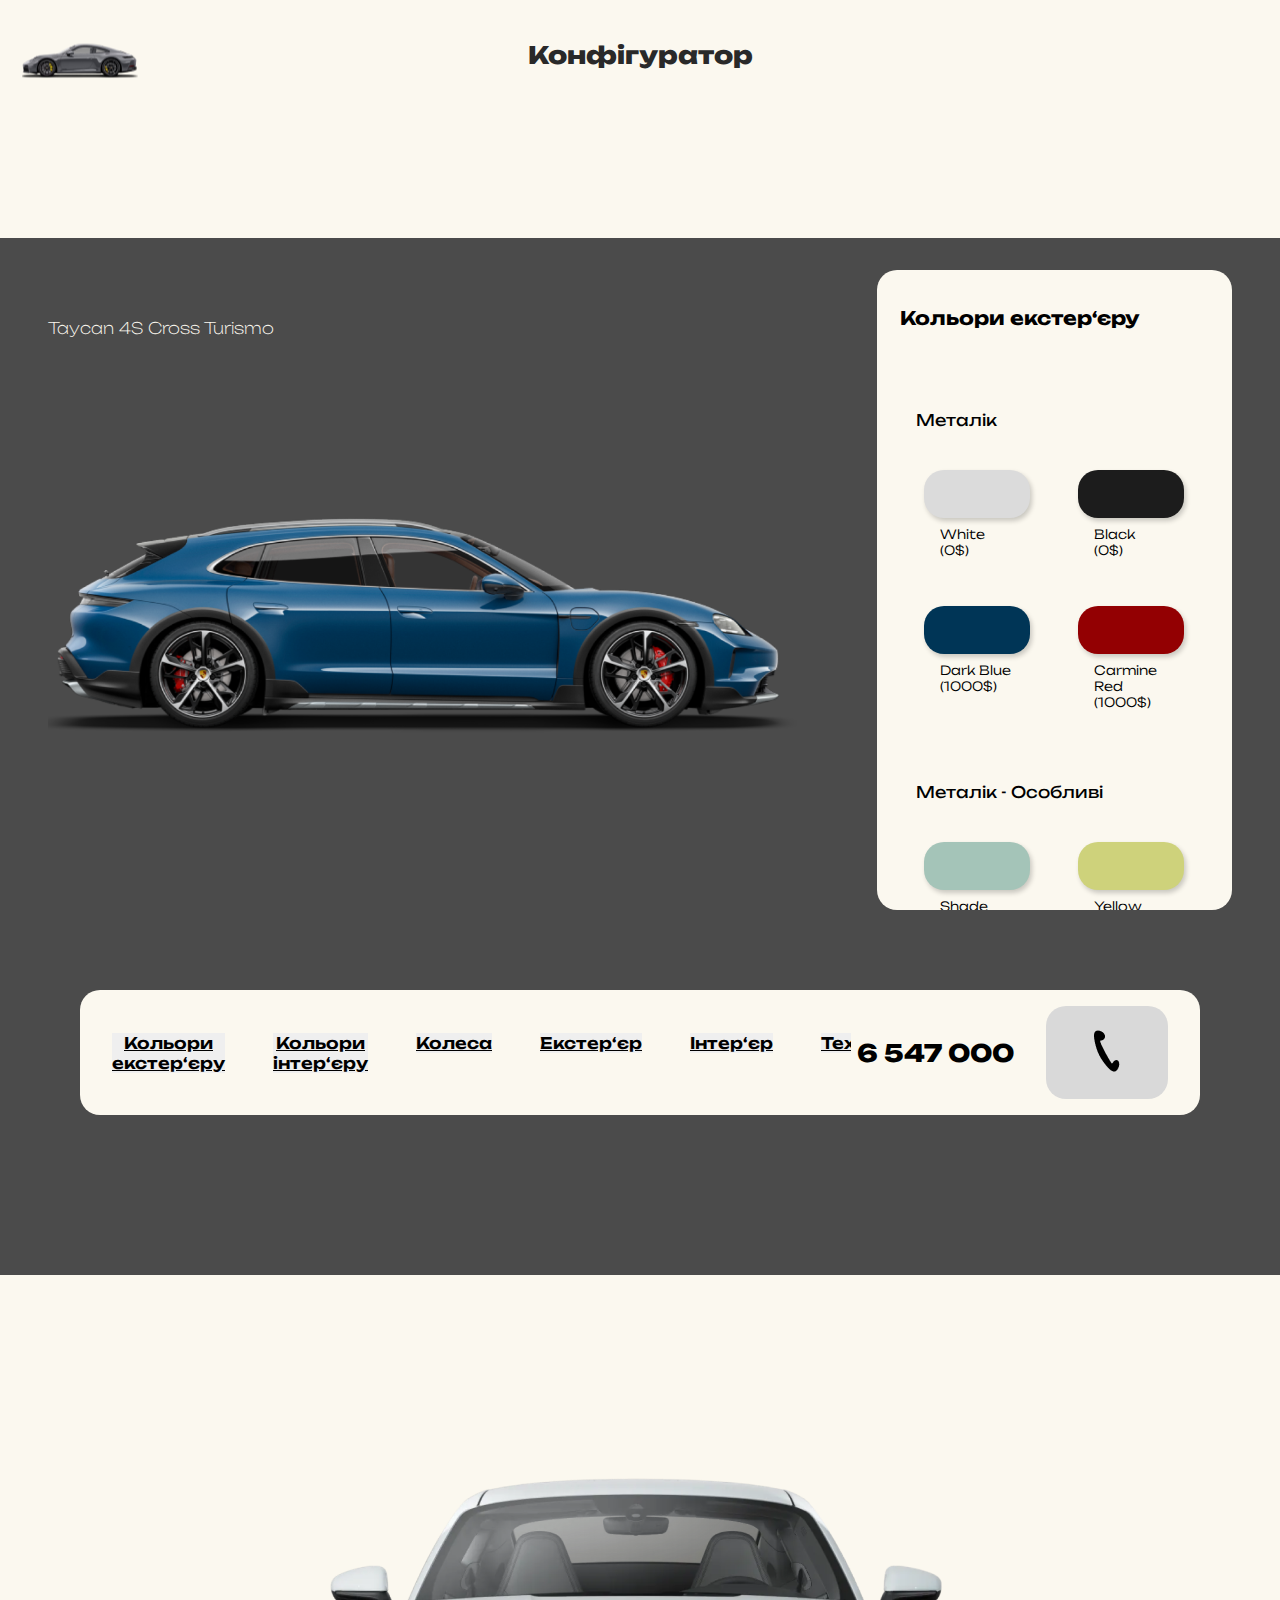
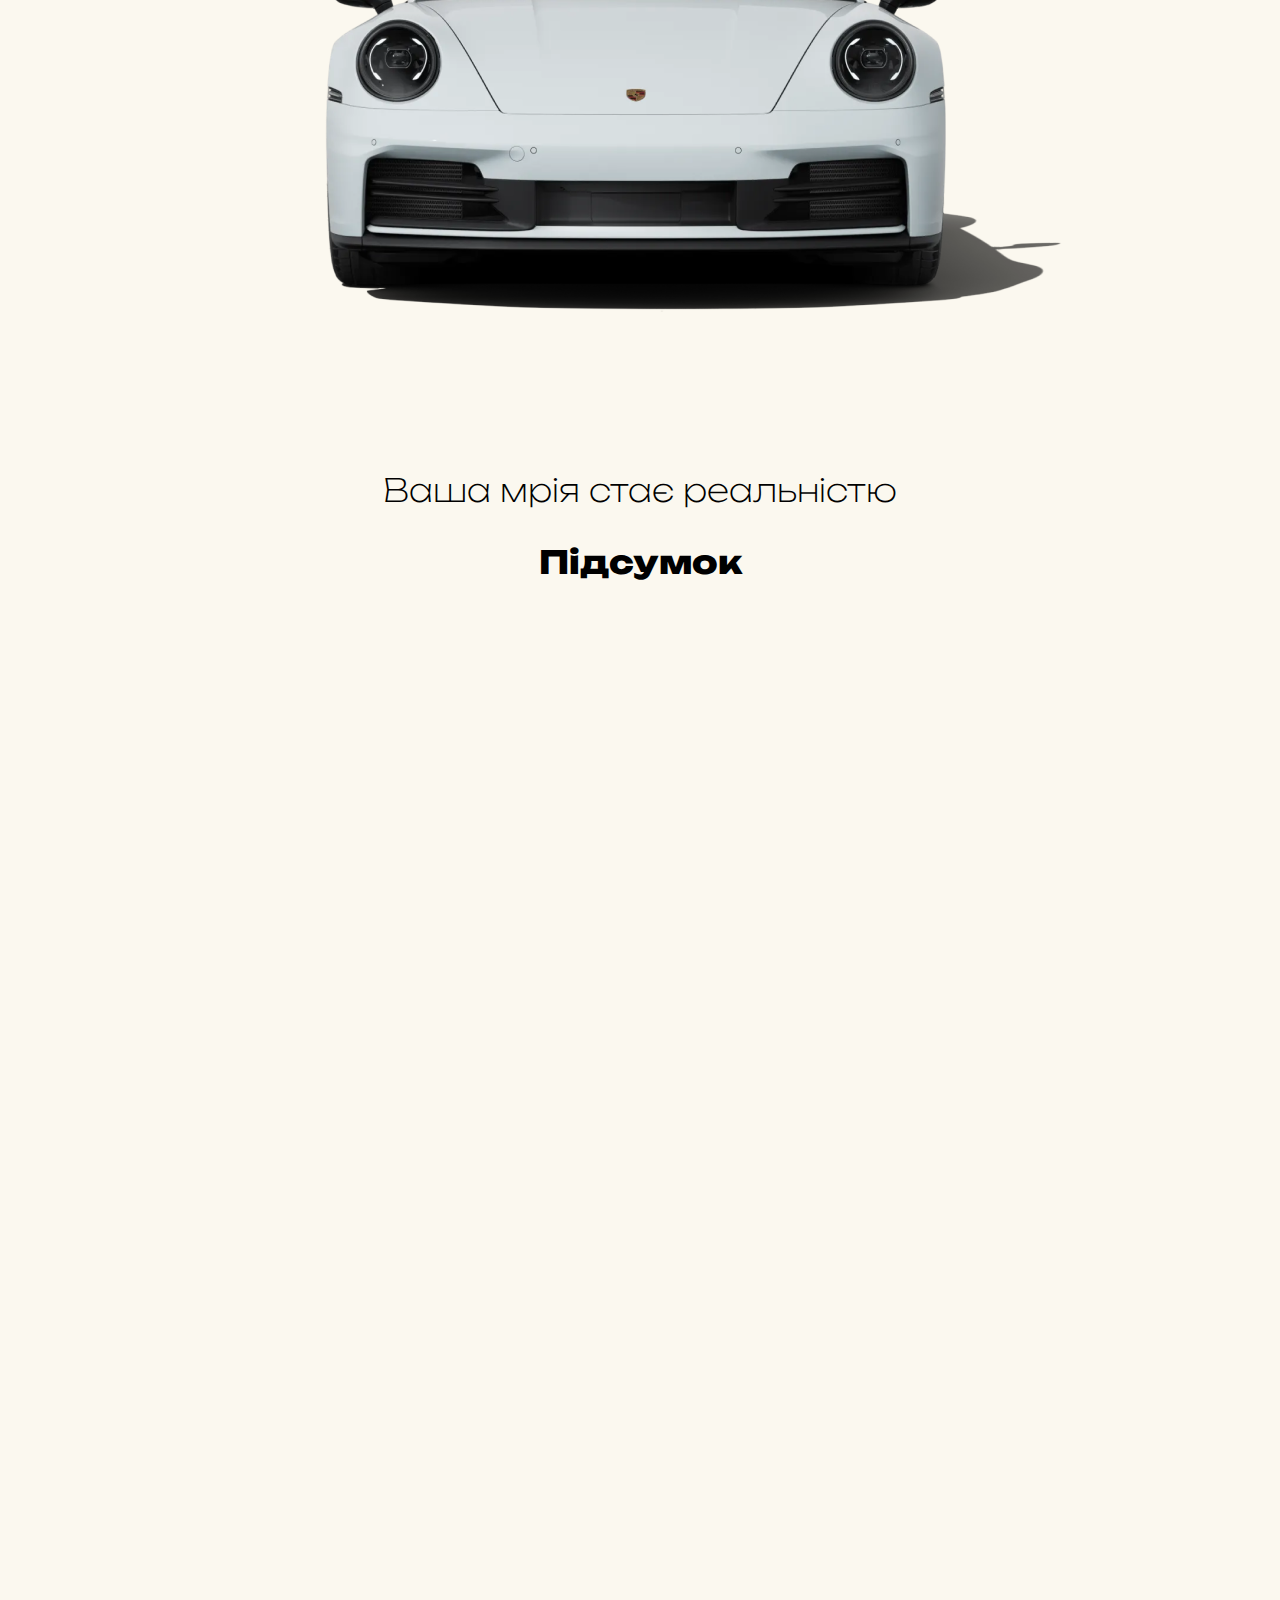
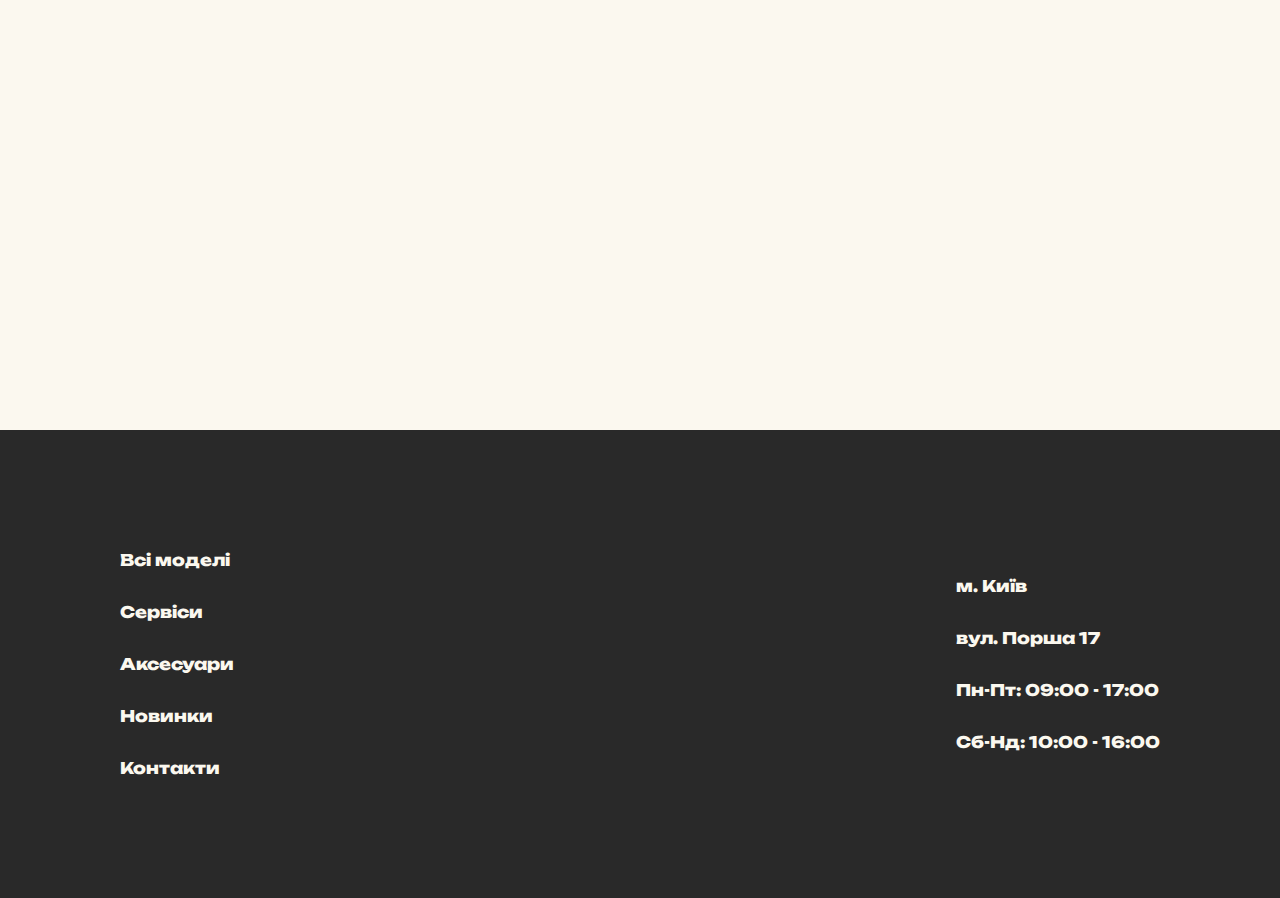
<file: configuratorPage.html>
<!DOCTYPE html>
<html lang="en">
<head>
    <meta charset="UTF-8">
    <meta name="viewport" content="width=device-width, initial-scale=1.0">
    <title>Porsche</title>
    <link rel="preconnect" href="https://fonts.googleapis.com">
    <link rel="preconnect" href="https://fonts.gstatic.com" crossorigin>
    <link href="https://fonts.googleapis.com/css2?family=Unbounded:wght@200..900&display=swap" rel="stylesheet">
    <link rel = "stylesheet" href = "css/stylesConfigurator.css">
</head>
<body>
    <header>
        <a href = "index.html" class = "logo">
            <img src = "img/General/MainLogo.png" alt = "Porsche Logo" class = "main-ico">
        </a>

        <h1>Конфігуратор</h1>
    </header>

    <main>
        <article>
            <section class = "imgNameModel">
                <h2 id = "modelName">Taycan 4S Cross Turismo</h2>

                <img src = "img/Configurator/carPreViewConfig.png" alt = "porsche" id = "modelImg">
            </section>

            <section class = "generalMenu" id = "generalMenu">
                <div class="exteriorContainer menuContainer" id = "exterior">
                    <h3>Кольори екстер‘єру</h3>

                    <div class = "choiceContainer">

                        <div class = "choiceType">
                            <label for = "color">Металік</label>

                            <ul class="color">
                                <li>
                                    <button data-model = "white" data-price = "0" data-section = "Колір"></button>
                                    <p>White (0$)</p>
                                </li>
                                <li>
                                    <button data-model = "black" data-price = "0" data-section = "Колір"></button>
                                    <p>Black (0$)</p>
                                </li>
                                <li>
                                    <button data-model = "dark-blue" data-price = "1000" data-section = "Колір"></button>
                                    <p>Dark Blue (1000$)</p>
                                </li>
                                <li>
                                    <button data-model = "red" data-price = "1000" data-section = "Колір"></button>
                                    <p>Carmine Red (1000$)</p>
                                </li>
                            </ul>
                        </div>

                        <div class = "choiceType">
                            <label for = "color">Металік - Особливі</label>

                            <ul class="color">
                                <li>
                                    <button data-model = "green" data-price = "1700" data-section = "Колір"></button>
                                    <p>Shade Green (1700$)</p>
                                </li>
                                <li>
                                    <button data-model = "yellow" data-price = "1700" data-section = "Колір"></button>
                                    <p>Yellow (1700$)</p>
                                </li>
                                <li>
                                    <button data-model = "guards-red" data-price = "2000" data-section = "Колір"></button>
                                    <p>Guards Red (2000$)</p>
                                </li>
                                <li>
                                    <button data-model = "gentian-blue" data-price = "2000" data-section = "Колір"></button>
                                    <p>Gentian Blue (2000$)</p>
                                </li>
                            </ul>
                        </div>

                    </div>
                </div>

                <div class="interiorContainer menuContainer" id = "interior">
                    <h3>Кольори інтер‘єру</h3>

                    <div class = "choiceContainer">

                        <div class = "choiceType">
                            <label for = "color">Класичні</label>

                            <ul class="color">
                                <li>
                                    <button data-model = "brown-white" data-price = "1000" data-section = "Колір"></button>
                                    <p>Brown - White (1000$)</p>
                                </li>
                                <li>
                                    <button data-model = "brown-black" data-price = "1000" data-section = "Колір"></button>
                                    <p>Brown - Black (1000$)</p>
                                </li>
                                <li>
                                    <button data-model = "dark-blue - gray" data-price = "1500" data-section = "Колір"></button>
                                    <p>Dark Blue - Gray (1500$)</p>
                                </li>
                                <li>
                                    <button data-model = "red-gray" data-price = "1500" data-section = "Колір"></button>
                                    <p>Carmine Red - Gray (1500$)</p>
                                </li>
                            </ul>
                        </div>

                        <div class = "choiceType">
                            <label for = "color">Особливі</label>
                            <ul class="color">
                                <li>
                                    <input type = "color" id = "color1" name = "color1" value = "#ffffff" data-price = "3000" data-section = "Колір">
                                    <p>Колір 1</p>
                                </li>
                                <li>
                                    <input type = "color" id = "color2" name = "color1" value = "#ffffff" data-price = "3000" data-section = "Колір">
                                    <p>Колір 2</p>
                                </li>
                            </ul>
                        </div>

                    </div>
                </div>

                <div class="wheelsContainer menuContainer" id = "wheels">
                    <h3>Колеса</h3>

                    <div class = "choiceType">

                        <div class = "choiceType">
                            <label for = "color">19/20 - дюймові</label>

                            <ul class="wheelsType">
                                <li>
                                    <button data = "Carrera" data-price = "0" data-section = "Диски" data-model = "Carrera">
                                        <img src = "img/Configurator/Carrera.png">

                                        <p>Carrera</p>

                                        <p>0 $</p>
                                    </button>
                                </li>
                                <li>
                                    <button data = "Carrera-Exclusive" data-price = "1000" data-section = "Диски" data-model = "Carrera-Exclusive">
                                        <img src = "img/Configurator/CarreraExclusive.png">

                                        <p>Carrera Exclusive</p>

                                        <p>1000$</p>
                                    </button>
                                </li>
                            </ul>
                        </div>

                        <div class = "choiceType">
                            <label for = "color">20/21 - дюймові</label>
                            <ul class="wheelsType">
                                <li>
                                    <button data = "RS-Spyder" data-price = "2500" data-section = "Диски" data-model = "RS-Spyder">
                                        <img src = "img/Configurator/RSSpyder.png">

                                        <p>RS Spyder</p>

                                        <p>2500$</p>
                                    </button>
                                </li>
                                <li>
                                    <button data = "Carrera-Classic" data-price = "2500" data-section = "Диски" data-model = "Carrera-Classic">
                                        <img src = "img/Configurator/ClassicCarrera.png">

                                        <p>Classic Carrera</p>

                                        <p>2500$</p>
                                    </button>
                                </li>
                            </ul>
                        </div>

                        
                    </div>
                </div>

                <div class="exteriorMainContainer menuContainer" id = "wheels">
                    <h3>Екстер‘єр</h3>

                    <div class = "choiceType">

                        <div class = "choiceType">
                            <label for = "color">Кузов</label>

                            <ul class="wheelsType">
                                <li>
                                    <button data = "Glass roof" data-price = "3000" data-section = "Екстер‘єр" data-model = "Glass roof">
                                        <img src = "img/Configurator/glassRoof.png">

                                        <p>Glass roof</p>

                                        <p>3000$</p>
                                    </button>
                                </li>
                                <li>
                                    <button data = "Rearview mirror exclusive" data-price = "1500" data-section = "Екстер‘єр" data-model = "Rearview mirror exclusive">
                                        <img src = "img/Configurator/rearviewMirrorExclusive.png">

                                        <p>Rearview mirror exclusive</p>

                                        <p>1500$</p>
                                    </button>
                                </li>
                            </ul>
                        </div>

                        <div class = "choiceType">
                            <label for = "color">Кермо / важіль КПП</label>
                            <ul class="wheelsType">
                                <li>
                                    <button data = "Matrix headlights" data-price = "3800" data-section = "Екстер‘єр" data-model = "Matrix headlights">
                                        <img src = "img/Configurator/matrixHeadlights.png">

                                        <p>Matrix headlights</p>

                                        <p>3800$</p>
                                    </button>
                                </li>
                                <li>
                                    <button data = "Tinted Glass" data-price = "800" data-section = "Екстер‘єр" data-model = "Tinted Glass">
                                        <img src = "img/Configurator/pdkExclusive.png">

                                        <p>Tinted Glass</p>

                                        <p>800$</p>
                                    </button>
                                </li>
                            </ul>
                        </div>

                        
                    </div>
                </div>

                <div class="interiorMainContainer menuContainer" id = "wheels">
                    <h3>Інтер‘єр</h3>

                    <div class = "choiceType">

                        <div class = "choiceType">
                            <label for = "color">Пакети інтер‘єру</label>

                            <ul class="wheelsType">
                                <li>
                                    <button data = "Exclusive manufaktur" data-price = "4000" data-section = "Інтер‘єр" data-model = "Exclusive manufaktur">
                                        <img src = "img/Configurator/ExclusiveManufaktur.png">

                                        <p>Exclusive manufaktur</p>

                                        <p>4000$</p>
                                    </button>
                                </li>
                                <li>
                                    <button data = "Sport manufaktur" data-price = "3300" data-section = "Інтер‘єр" data-model = "Sport manufaktur">
                                        <img src = "img/Configurator/SportManufaktur.png">

                                        <p>Sport manufaktur</p>

                                        <p>3300$</p>
                                    </button>
                                </li>
                            </ul>
                        </div>

                        <div class = "choiceType">
                            <label for = "color">Кермо / важіль КПП</label>
                            <ul class="wheelsType">
                                <li>
                                    <button data = "GT Sport steering wheel" data-price = "1200" data-section = "Інтер‘єр" data-model = "GT Sport steering wheel">
                                        <img src = "img/Configurator/steeringWheelGT.png">

                                        <p>GT Sport steering wheel</p>

                                        <p>1200$</p>
                                    </button>
                                </li>
                                <li>
                                    <button data = "PDK Exclusive" data-price = "800" data-section = "Інтер‘єр" data-model = "PDK Exclusive">
                                        <img src = "img/Configurator/pdkExclusive.png">

                                        <p>PDK Exclusive</p>

                                        <p>800$</p>
                                    </button>
                                </li>
                            </ul>
                        </div>

                        
                    </div>
                </div>

                <div class="technologyContainer menuContainer" id = "technology">
                    <h3>Технології</h3>

                    <div class = "choiceType">

                        <div class = "choiceType">
                            <label for = "color">Система допомоги водію</label>

                            <ul class="wheelsType">
                                <li>
                                    <button data = "Adaptive cruise control" data-price = "2000" data-section = "Технології" data-model = "Adaptive cruise control">
                                        <img src = "img/Configurator/adaptiveCruiseControl.png">

                                        <p>Adaptive cruise control</p>

                                        <p>2000$</p>
                                    </button>
                                </li>
                                <li>
                                    <button data = "Lane change assistant" data-price = "1000" data-section = "Технології" data-model = "Lane change assistant">
                                        <img src = "img/Configurator/laneChangeAssistant.png">

                                        <p>Lane change assistant</p>

                                        <p>1000$</p>
                                    </button>
                                </li>
                            </ul>
                        </div>

                        <div class = "choiceType">
                            <label for = "color">Комфорт</label>
                            <ul class="wheelsType">
                                <li>
                                    <button data = "Keyless entry" data-price = "1000" data-section = "Технології" data-model = "Keyless entry">
                                        <img src = "img/Configurator/keylessEntry.png">

                                        <p>Keyless entry</p>

                                        <p>1000$</p>
                                    </button>
                                </li>
                                <li>
                                    <button data = "BOSE Surround Sound" data-price = "2000" data-section = "Технології" data-model = "BOSE Surround Sound">
                                        <img src = "img/Configurator/boseSound.png">

                                        <p>BOSE Surround Sound</p>

                                        <p>2000$</p>
                                    </button>
                                </li>
                            </ul>
                        </div>

                        
                    </div>
                </div>
            </section>
            

            <section class = "navMenu">
                <ul class = "navButtons">
                    <li data-target="exterior" id="navChoice">
                        <button>Кольори екстер‘єру</button>
                    </li>
                    <li data-target="interior" id="navChoice">
                        <button>Кольори інтер‘єру</button>
                    </li>
                    <li data-target="wheels" id="navChoice">
                        <button>Колеса</button>
                    </li>
                    <li data-target = "mainExterior" id = "navChoice">
                        <button>Екстер‘єр</button>
                    </li>
                    <li data-target = "mainInterior" id = "navChoice">
                        <button>Інтер‘єр</button>
                    </li>
                    <li data-target = "technology" id = "navChoice">
                        <button>Технології</button>
                    </li>
                </ul>

                <div class = "priceNav">
                    <p><span id = "modelPrice">6 547 000</span></p>

                    <button type = "submit" id = "phoneButton">
                        <img src = "img/General/phoneButton.png">
                    </button>

                    <div class = "buttonActive" id = "buttonMessage">
                        <p>Вкажіть ваші контакти нижче, і менеджер Вам перетелефонує:</p>
                        <input type = "number">
                    </div>
                </div>
            </section>
        </article>

        <section class = "headerResult">
            <img src = "img/General/configuratorPorsche.png" alt = "porsche">

            <div class = "headerText">
                <p>Ваша мрія стає реальністю</p>
                <h4>Підсумок</h4>
            </div>
        </section>

        <section class = "resultSection">
            <div class = "finalCheckSection">
                <p>Ваша конфігурація Porsche</p>

                <div class = "resultCheck">
                    <div class = "containerCheck">
                        <p>Базова ціна</p>
                        <p id = "modelPriceCheck">6 547 000 грн</p>
                    </div>

                    <div class = "containerCheck">
                        <p>Ціна обраних опцій</p>
                        <p id = "optionsPrice">Ви не обрали опцій</p>
                    </div>

                    <div class = "containerCheck">
                        <p>Загальна ціна</p>
                        <p id = "generalPrice">Ви не обрали опцій</p>
                    </div>

                    <p>*Важливо, остаточна ціна буде озвучена, лише після затвердження</p>
                </div>
            </div>

            <div class = "detailCheckSection">
                <p>Детальний чек</p>

                <div class = "headerItemsCheck">
                    <label>Категорія</label>
                    <label>Опція</label>
                    <label>Ціна</label>
                </div>
            </div>
        </section>
    </main>

    <footer>
        <section class = "menuButtons">
            <a href = "#" class = "footerButton">Всі моделі</a>
            <a href = "servicePage.html" class = "footerButton">Сервіси</a>
            <a href = "accessoriesPage.html" class = "footerButton">Аксесуари</a>
            <a href = "modelPage.html#sales" class = "footerButton">Новинки</a>
            <a href = "contactsPage.html" class = "footerButton">Контакти</a>
        </section>

        <img src = "img/General/FooterImg4.png" alt = "footerImg" class = "footerImg">

        <section class = "menuButtons">
            <a href = "contactsPage.html" class = "footerButton">м. Київ</a>
            <a href = "contactsPage.html" class = "footerButton">вул. Порша 17</a>
            <p class = "footerButton">Пн-Пт: 09:00 - 17:00</p>
            <p class = "footerButton">Сб-Нд: 10:00 - 16:00</p>
        </section>
    </footer>

    <script src = "js/scriptConfigurator.js"></script>
</body>
</html>
</file>
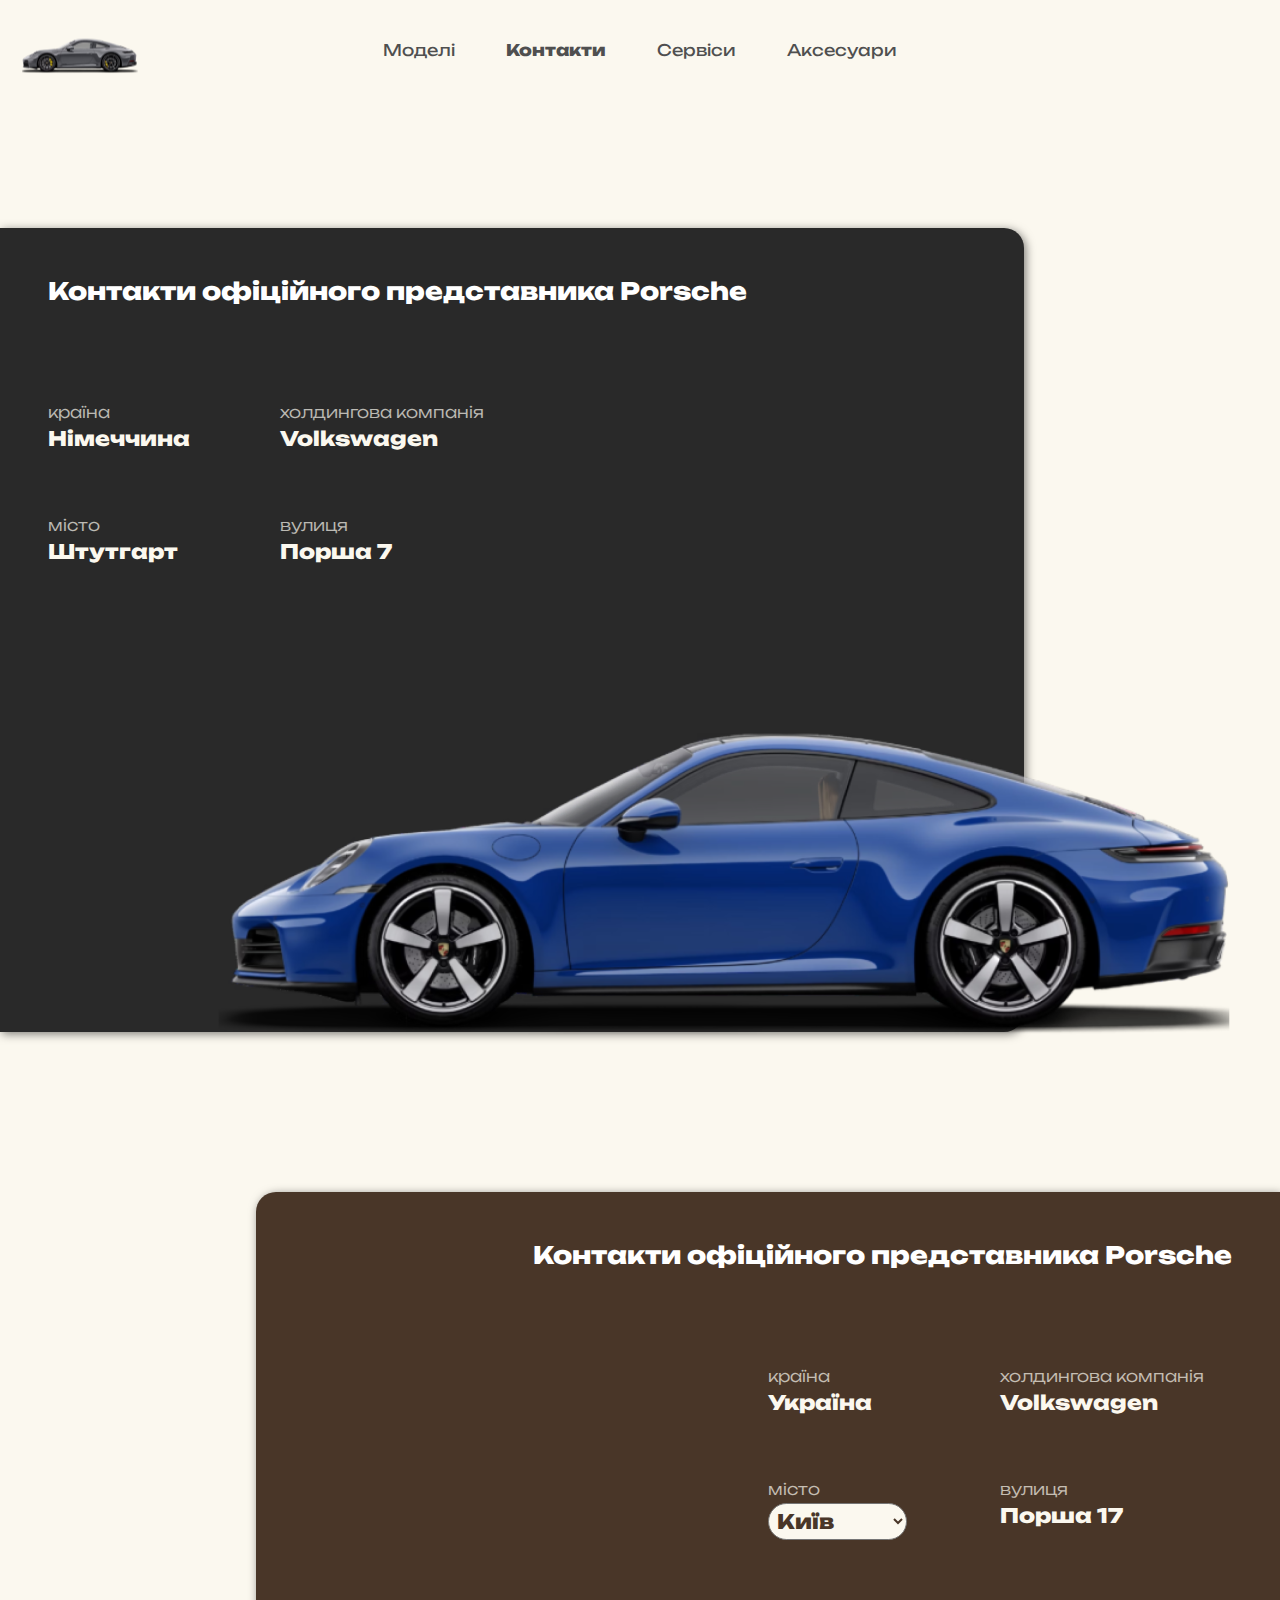
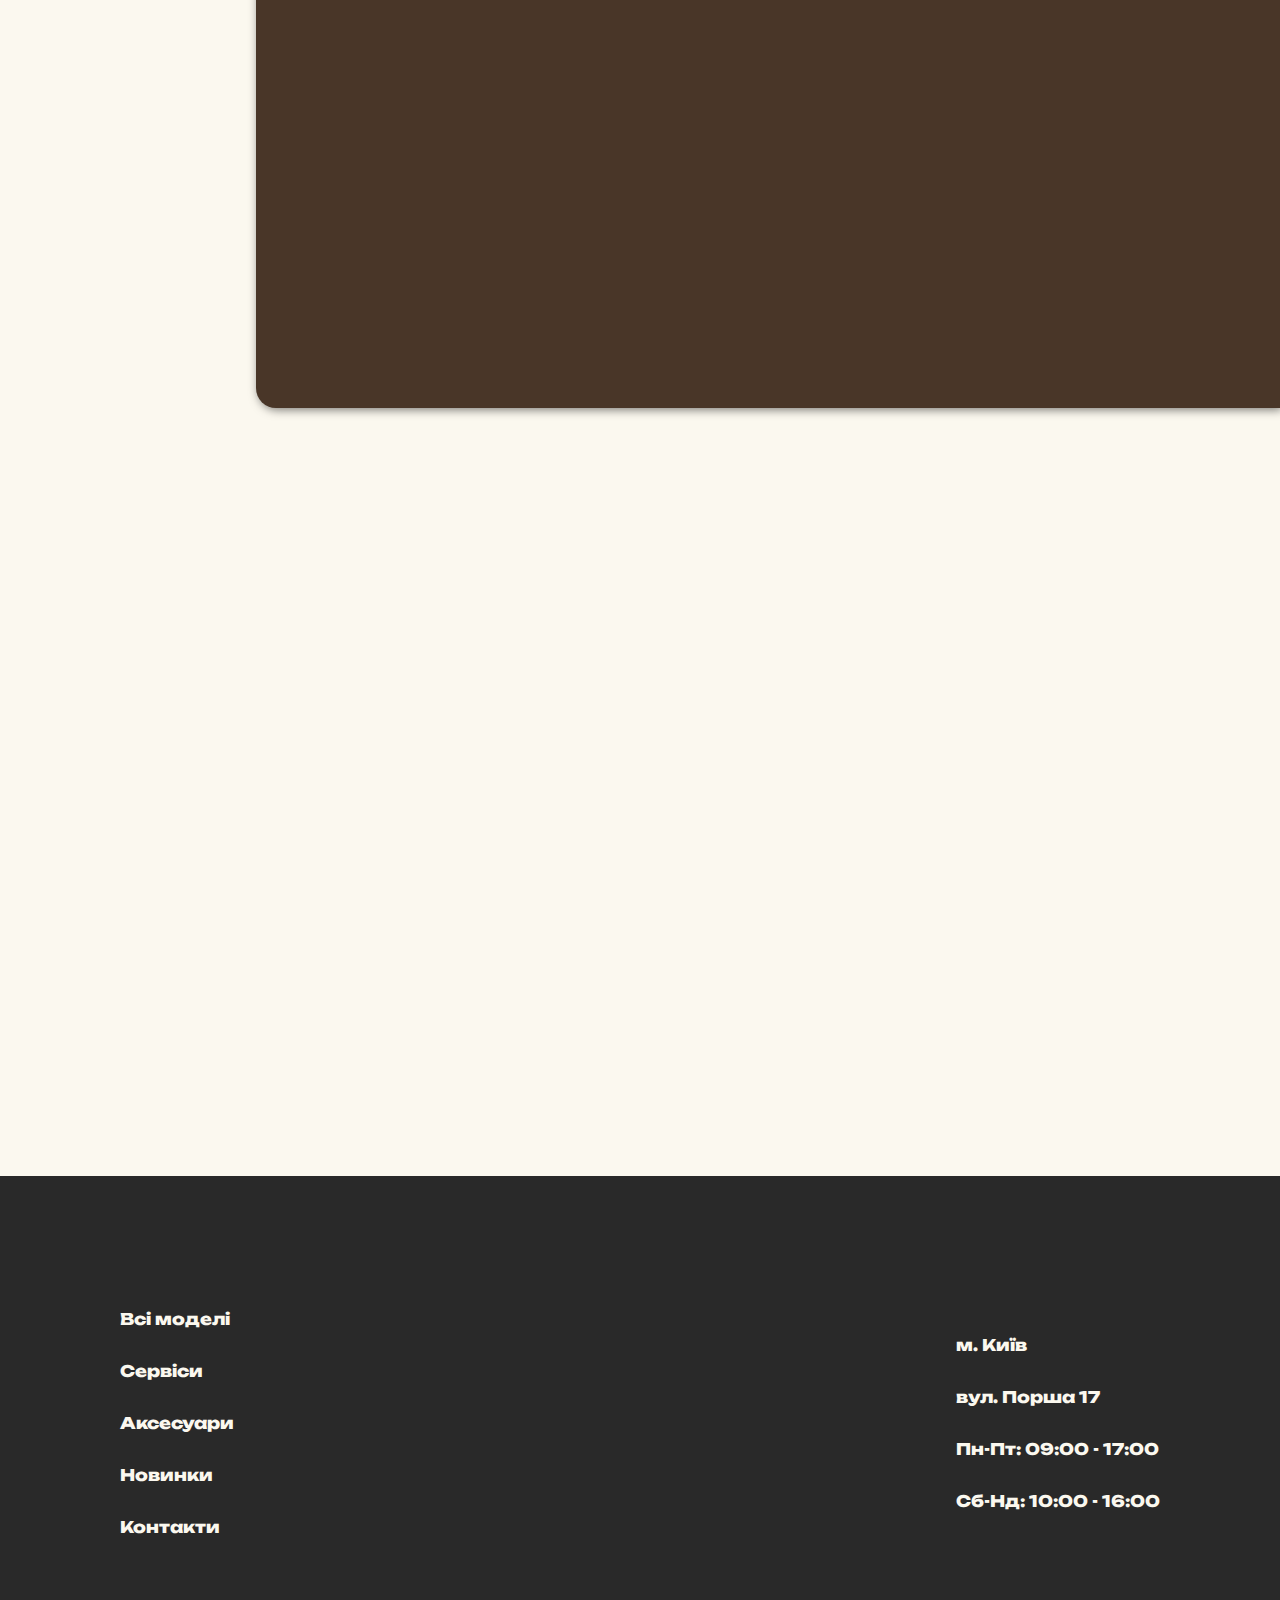
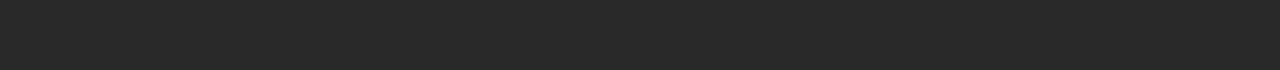
<file: contactsPage.html>
<!DOCTYPE html>
<html lang="en">
<head>
    <meta charset="UTF-8">
    <meta name="viewport" content="width=device-width, initial-scale=1.0">
    <title>Porsche</title>
    <link rel="preconnect" href="https://fonts.googleapis.com">
    <link rel="preconnect" href="https://fonts.gstatic.com" crossorigin>
    <link href="https://fonts.googleapis.com/css2?family=Unbounded:wght@200..900&display=swap" rel="stylesheet">
    <link rel = "stylesheet" href = "css/stylesContactsPage.css">
</head>
<body>
    <header id = "header">
        <a href="index.html" class="logo">
            <img src="img/General/MainLogo.png" alt="Porsche Logo" class="main-ico">
        </a>
        <nav>
            <ul class="nav-list">
                <li><a href="#" class="navButton" id = "buttonModels">Моделі</a></li>
                    <ul class="subMenu">
                        <li>
                            <a href="models.html?model=taycan">
                                <p>Porsche Taycan</p>
                                <img src = "img/Menu/TaycanMenu.png" alt = "Porsche Taycan">
                            </a>
                        </li>
                        <li>
                            <a href="models.html?model=porsche911">
                                <p>Porsche 911</p>
                                <img src = "img/Menu/Porsche911Menu.png" alt = "Porsche 911">
                            </a>
                        </li>
                        <li>
                            <a href="models.html?model=cayenne">
                                <p>Porsche Cayenne</p>
                                <img src = "img/Menu/CayenneMenu.png" alt = "Porsche Cayenne">
                            </a>
                        </li>
                        <li>
                            <a href="models.html?model=macan">
                                <p>Porsche Macan</p>
                                <img src = "img/Menu/MacanMenu.png" alt = "Porsche Macan">
                            </a>
                        </li>
                        <li>
                            <a href="models.html?model=panamera">
                                <p>Porsche Panamera</p>
                                <img src = "img/Menu/PanameraMenu.png" alt = "Porsche Panamera">
                            </a>
                        </li>
                        <li>
                            <a href = "models.html?model=other">
                            <p>Інші моделі</p>
                            <img src = "img/Menu/OtherCarsMenu.png" alt = "OtherCars">
                            </a>
                        </li>
                    </ul>
                <li><a href="#" class="navButton" id = "buttonContacts">Контакти</a></li>
                    <ul class = "contactsMenu">
                        <li>
                            <h2>Наші контакти</h2>
                            <address>
                                <dl>
                                    <dt>моб. телефон:</dt>
                                    <dd><a href="tel:+12345">+12345</a></dd>
                                    <dt>е-пошта:</dt>
                                    <dd><a href="mailto:porsche@test.ua">porsche@test.ua</a></dd>
                                </dl>
                            </address>
                        </li>
                    
                        <li>
                            <h2>Адреса автосалону</h2>
                            <address>
                                <dl>
                                    <dt>місто:</dt>
                                    <dd>м. Київ</dd>
                                    <dt>вулиця:</dt>
                                    <dd>вул. Порша 17</dd>
                                </dl>
                            </address>
                        </li>

                        <img src = "img/General/FooterImg.png" alt = "porscheImg">
                    </ul>
                <li><a href="servicePage.html" class="navButton" id = "buttonServices">Сервіси</a></li>
                    <ul class = "servicesMenu">
                        <li>
                            <a href = "servicePage.html">Сервісне обслуговування</a>
                        </li>
                        <li>
                            <a href = "modelPage.html#testDrive">Test-Drive в автосалонах Porsche</a>
                        </li>
                        <li>
                            <a href = "modelPage.html#sales">Пропозиції з сервісу</a>
                        </li>
                        <li>
                            <a href = "tradeInPage.html">Trade-In</a>
                        </li>
                    </ul>
                <li><a href="accessoriesPage.html" class="navButton" id = "buttonAccessories">Аксесуари</a></li>
                    <ul class = "accessoriesMenu">
                        <li>
                            <a href = "accessoriesPage.html#brand">Брендовий одяг Porsche</a>
                        </li>
                        <li>
                            <a href = "accessoriesPage.html">Аксесуари для автівок</a>
                        </li>

                        <img src = "img/General/porscheLogo.png" alt = "logo">
                    </ul>
            </ul>
        </nav>
    </header>

    <main>
        <article>
            <section class = "generalBlock">
                <h1>Контакти офіційного представника Porsche</h1>

                <ul>
                    <li>
                        <label>країна</label>
                        <p>Німеччина</p>
                    </li>

                    <li>
                        <label>холдингова компанія</label>
                        <p>Volkswagen</p>
                    </li>

                    <li>
                        <label>місто</label>
                        <p>Штутгарт</p>
                    </li>

                    <li>
                        <label>вулиця</label>
                        <p>Порша 7</p>
                    </li>
                </ul>

                <div class = "map" id = "map1">
                    <iframe src="https://www.google.com/maps/embed?pb=!1m14!1m12!1m3!1d3008.8104561517025!2d9.226359486092928!3d48.79304820583668!2m3!1f0!2f0!3f0!3m2!1i1024!2i768!4f13.1!5e0!3m2!1suk!2sua!4v1734949356548!5m2!1suk!2sua" width="480" height="320" style="border:0;" allowfullscreen="" loading="lazy" referrerpolicy="no-referrer-when-downgrade"></iframe>
                </div>

                <img src = "img/Porsche 911/porsche911Contacts.png" alt = "Porsche">
            </section>

            <section class = "generalBlock">
                <h1>Контакти офіційного представника Porsche</h1>

                <ul>
                    <li>
                        <label>країна</label>
                        <p>Україна</p>
                    </li>

                    <li>
                        <label>холдингова компанія</label>
                        <p>Volkswagen</p>
                    </li>

                    <li>
                        <label>місто</label>
                        <select id = "citySelect">
                            <option value = "Kyiv">Київ</option>
                            <option value = "Lviv">Львів</option>
                            <option value = "Odesa">Одеса</option>
                            <option value = "Kharkiv">Харків</option>
                        </select>
                    </li>

                    <li>
                        <label>вулиця</label>
                        <p id = "street">Порша 17</p>
                    </li>
                </ul>

                <div class = "map" id = "map2">
                    <iframe src="https://www.google.com/maps/embed?pb=!1m14!1m12!1m3!1d671.9131581702331!2d30.88103803339791!3d50.37550293934761!2m3!1f0!2f0!3f0!3m2!1i1024!2i768!4f13.1!5e0!3m2!1suk!2sua!4v1735851689250!5m2!1suk!2sua" width="480" height="320" style="border:0;" allowfullscreen="" loading="lazy" referrerpolicy="no-referrer-when-downgrade"></iframe>
                </div>

                <img src = "img/Porsche 911/porsche911Contacts2.png" alt = "Porsche">
            </section>
        </article>

        <section class = "generalInfo">
            <img src = "img/General/MainPhoto1.png" alt = "porscheImg">

            <div class = "text">
                <h2>Porsche</h2>
                <p>Марка, яка втілює справжню пристрасть до швидкості, інновацій та розкоші. Від моменту свого заснування в 1931 році, Porsche завоював світ своєю здатністю поєднувати передові технології з неймовірними динамічними характеристиками. Кожен автомобіль Porsche — це не просто транспортний засіб, а витвір мистецтва, який дарує неперевершені відчуття за кермом.</p>
            </div>
        </section>
    </main>

    <footer>
        <section class = "menuButtons">
            <a href = "#" class = "footerButton">Всі моделі</a>
            <a href = "servicePage.html" class = "footerButton">Сервіси</a>
            <a href = "accessoriesPage.html" class = "footerButton">Аксесуари</a>
            <a href = "modelPage.html#sales" class = "footerButton">Новинки</a>
            <a href = "contactsPage.html" class = "footerButton">Контакти</a>
        </section>

        <img src = "img/General/FooterImg.png" alt = "footerImg" class = "footerImg">

        <section class = "menuButtons">
            <a href = "contactsPage.html" class = "footerButton">м. Київ</a>
            <a href = "contactsPage.html" class = "footerButton">вул. Порша 17</a>
            <p class = "footerButton">Пн-Пт: 09:00 - 17:00</p>
            <p class = "footerButton">Сб-Нд: 10:00 - 16:00</p>
        </section>
    </footer>

    <script src = "js/scriptContacts.js"></script>
</body>
</html>
</file>
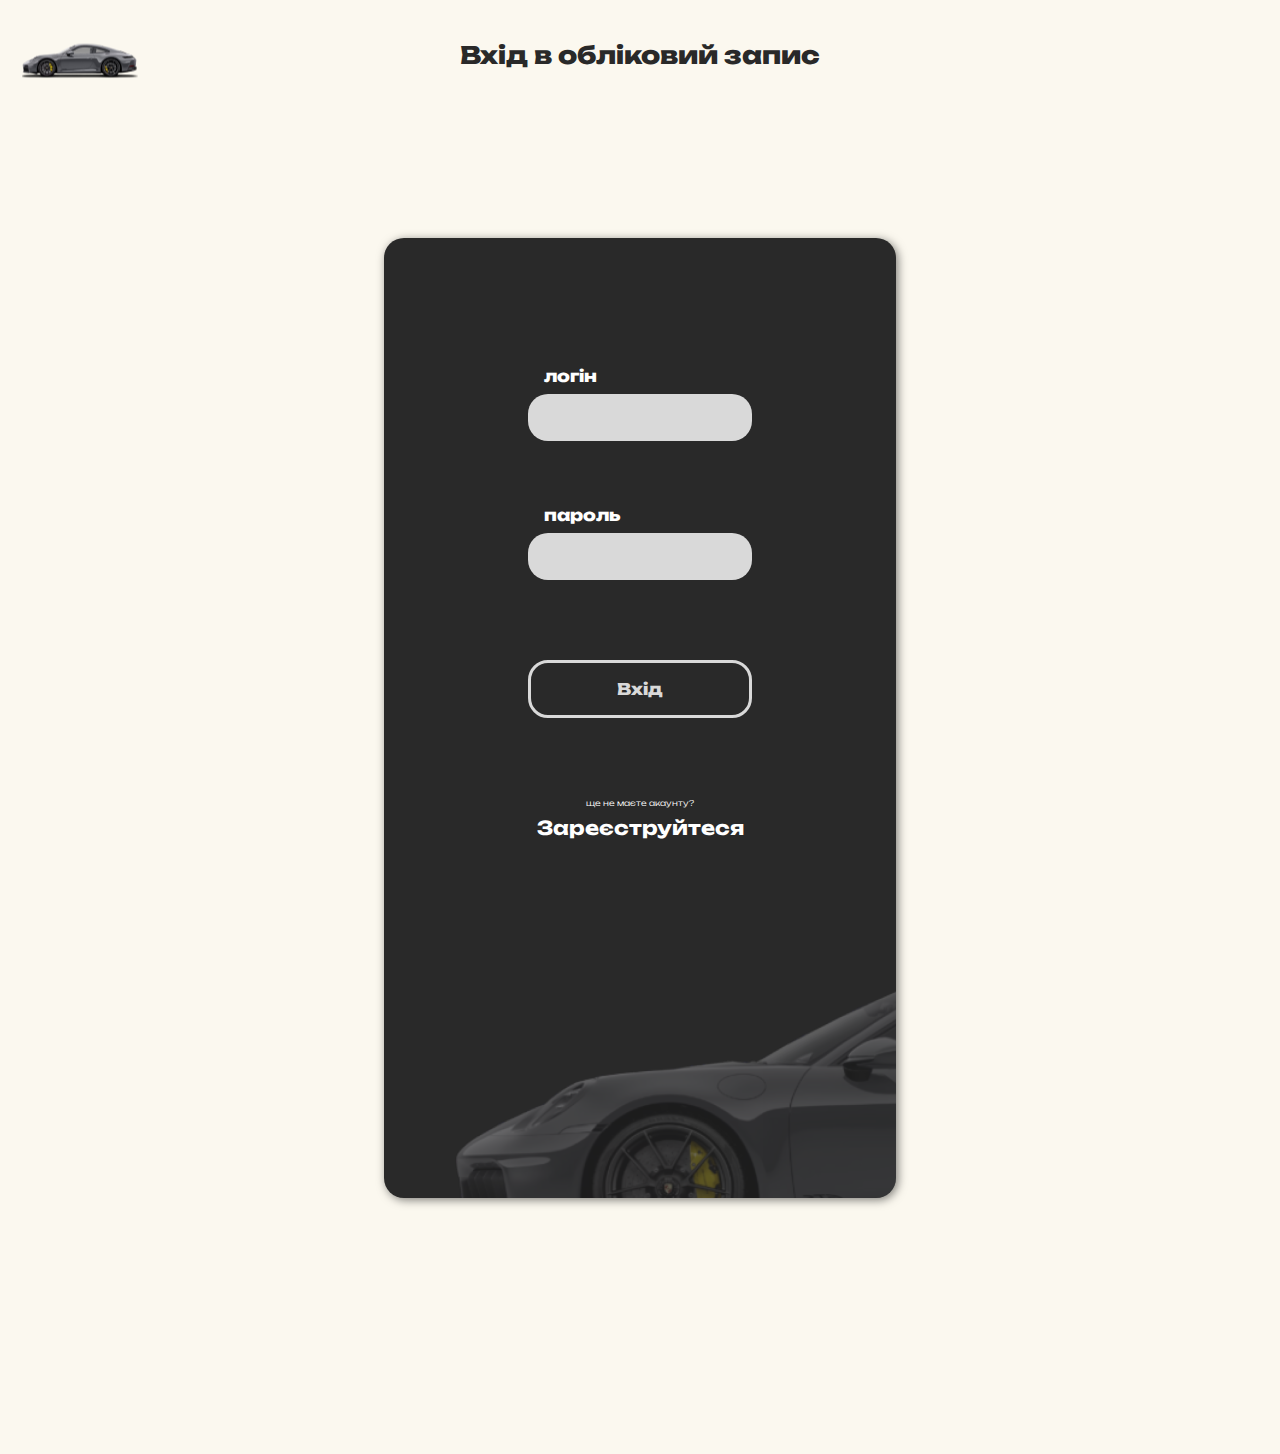
<file: logInPage.html>
<!DOCTYPE html>
<html lang="en">
<head>
    <meta charset="UTF-8">
    <meta name="viewport" content="width=device-width, initial-scale=1.0">
    <title>Porsche</title>
    <link rel="preconnect" href="https://fonts.googleapis.com">
    <link rel="preconnect" href="https://fonts.gstatic.com" crossorigin>
    <link href="https://fonts.googleapis.com/css2?family=Unbounded:wght@200..900&display=swap" rel="stylesheet">
    <link rel = "stylesheet" href = "css/stylesLogInPage.css">
</head>
<body>
    <header>
        <a href = "index.html" class = "logo">
            <img src = "img/General/MainLogo.png" alt = "Porsche Logo" class = "main-ico">
        </a>

        <h1>Вхід в обліковий запис</h1>
    </header>

    <main>
        <article id = "loginForm">
            <section class = "inputInfo">
                <div class = "labelInput">
                    <label>логін</label>
                    <input type = "text" id = "loginInput">
                </div>
    
                <div class = "labelInput">
                    <label>пароль</label>
                    <input type = "password" id = "passwordInput">
                </div>
            </section>

            <button id = "loginButton">Вхід</button>
    
            <div class = "registration">
                <p>ще не маєте акаунту?</p>
                <h2 id = "registerButton">Зареєструйтеся</h2>
            </div>

            <img src = "img/General/FooterImg.png" alt = "porscheImg">
        </article>

        <section class = "registrationMenu" id = "registrationForm">
            <p>Реєстрація</p>
    
            <section class = "inputInfo">
                <div class = "labelInput">
                    <label>логін</label>
                    <input type = "text" id = "registerLoginInput">
                </div>
    
                <div class = "labelInput">
                    <label>пароль</label>
                    <input type = "password" id = "registerPasswordInput">
                </div>
            </section>
    
            <button id = "registerButtonAction">Зареєструватися</button>
            <img src = "img/General/FooterImg3.png" alt = "porscheImg">
        </section>
    </main>

    <script src = "js/scriptLogInPage.js"></script>
</body>
</html>
</file>
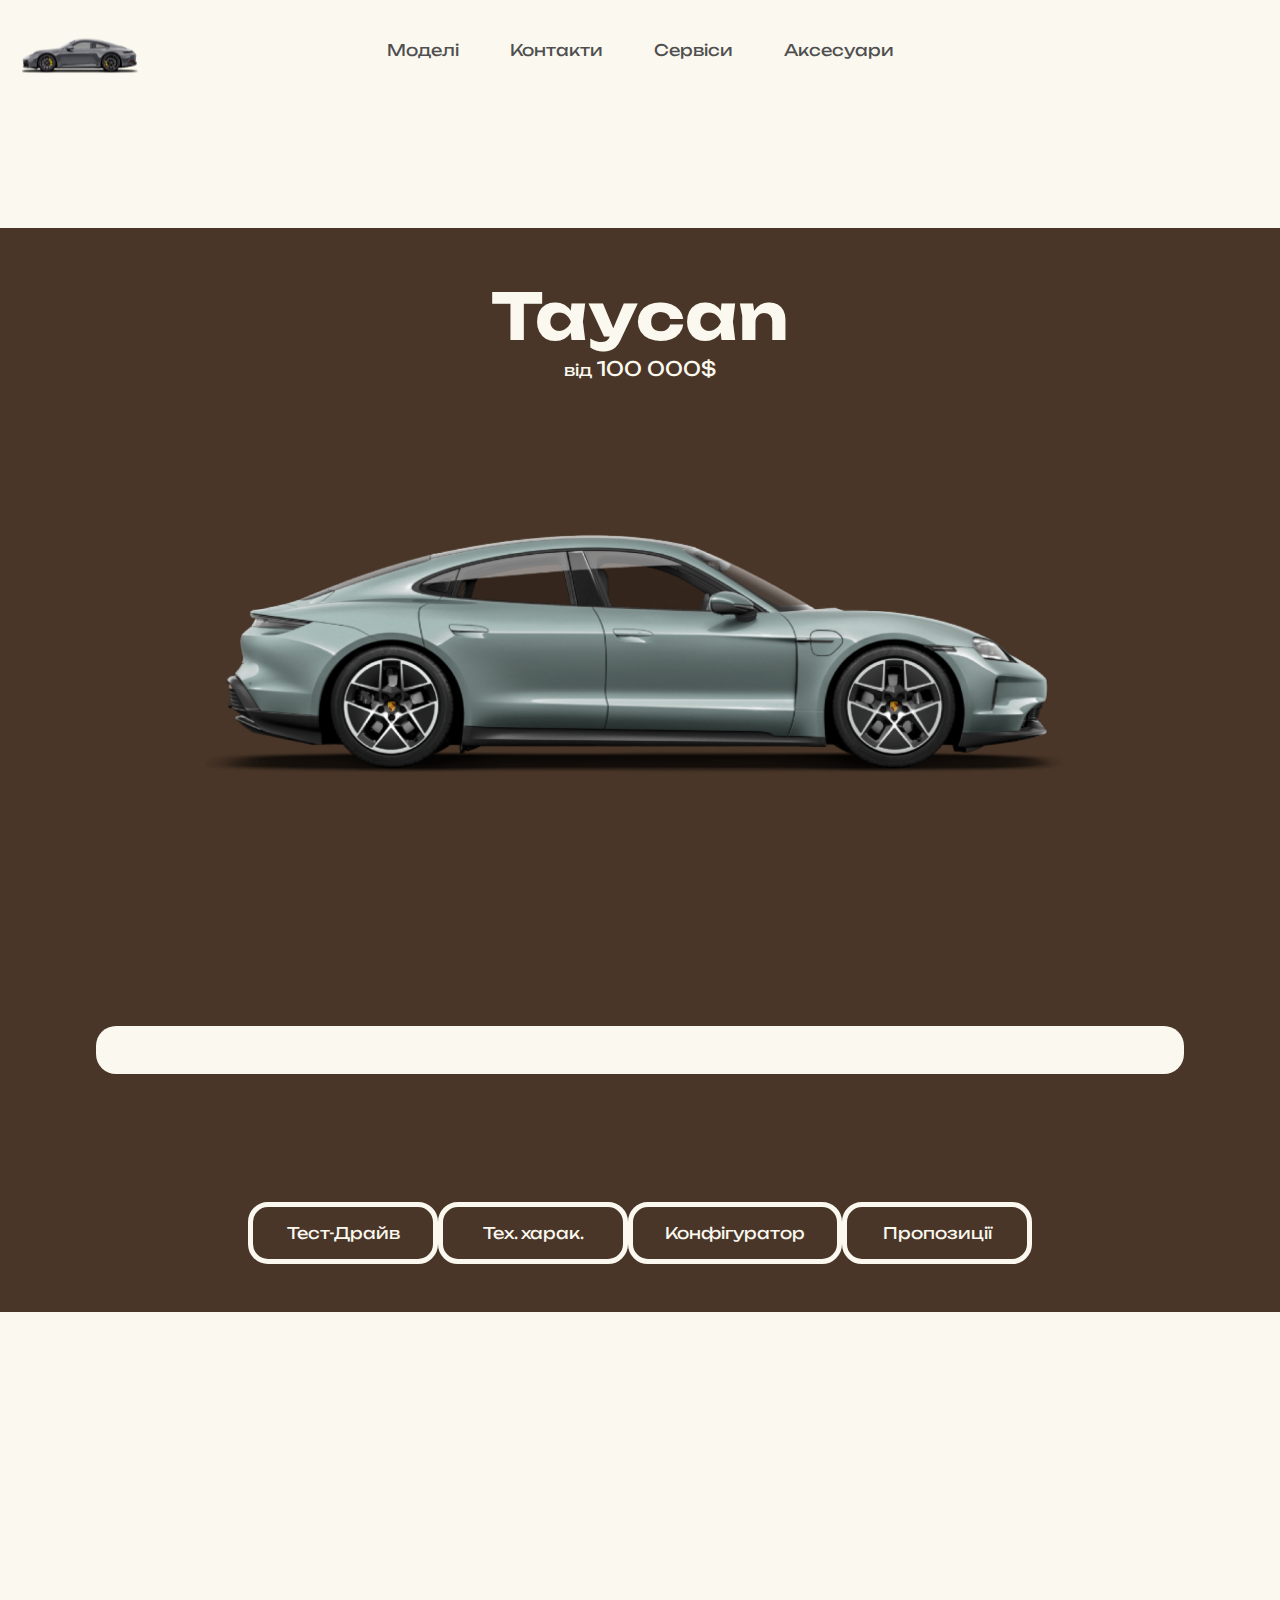
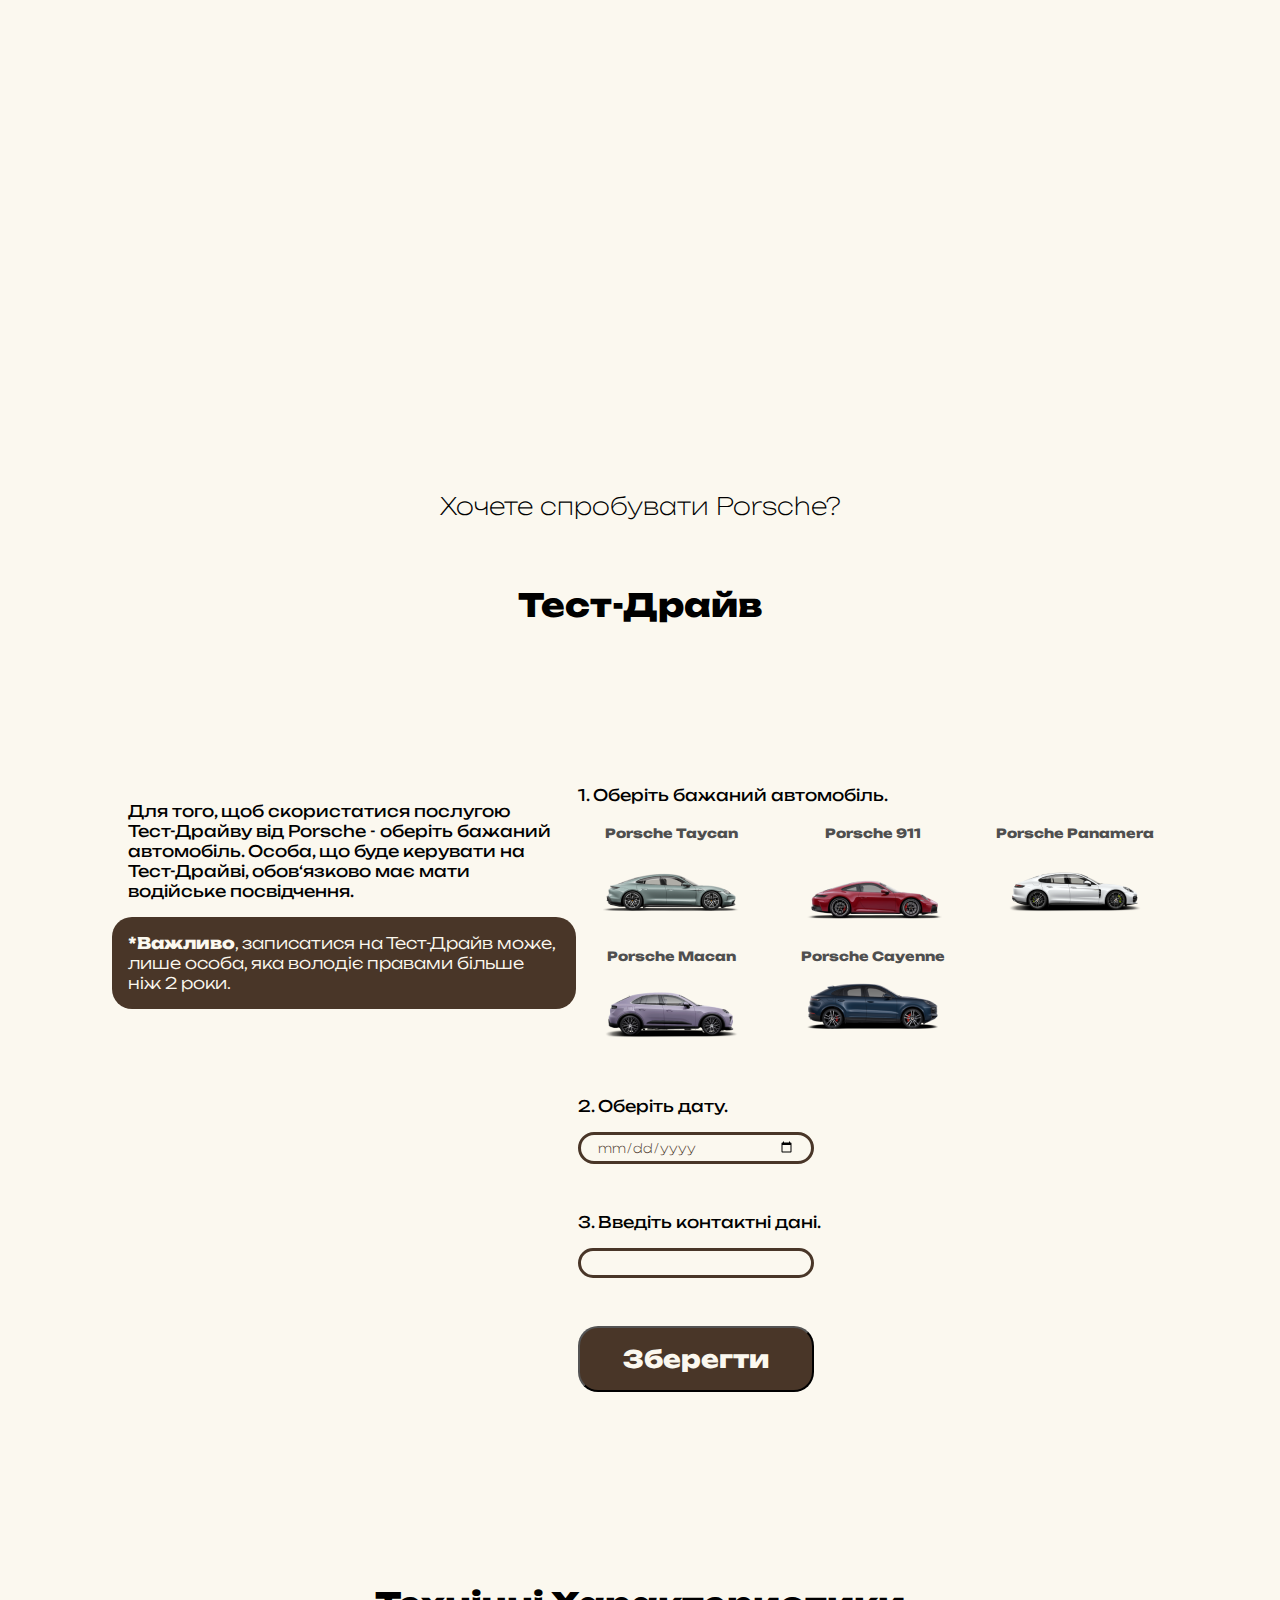
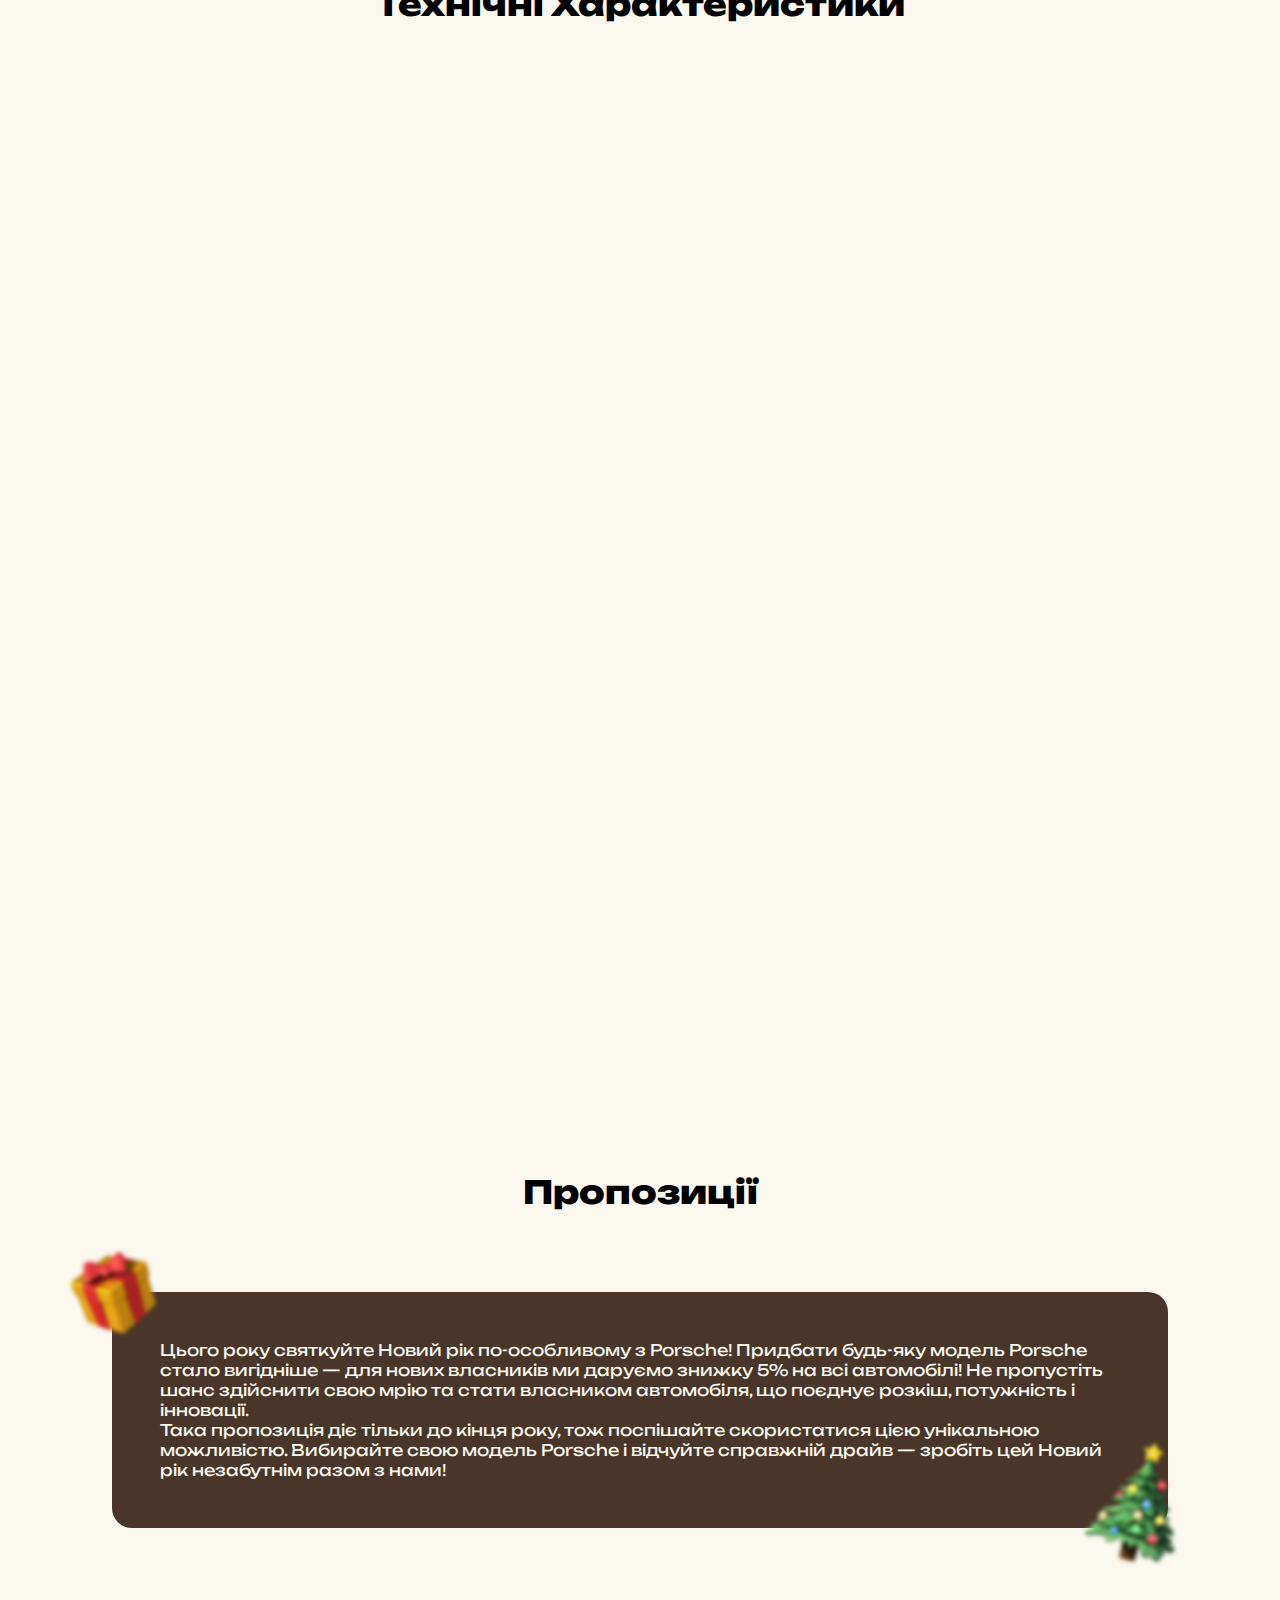
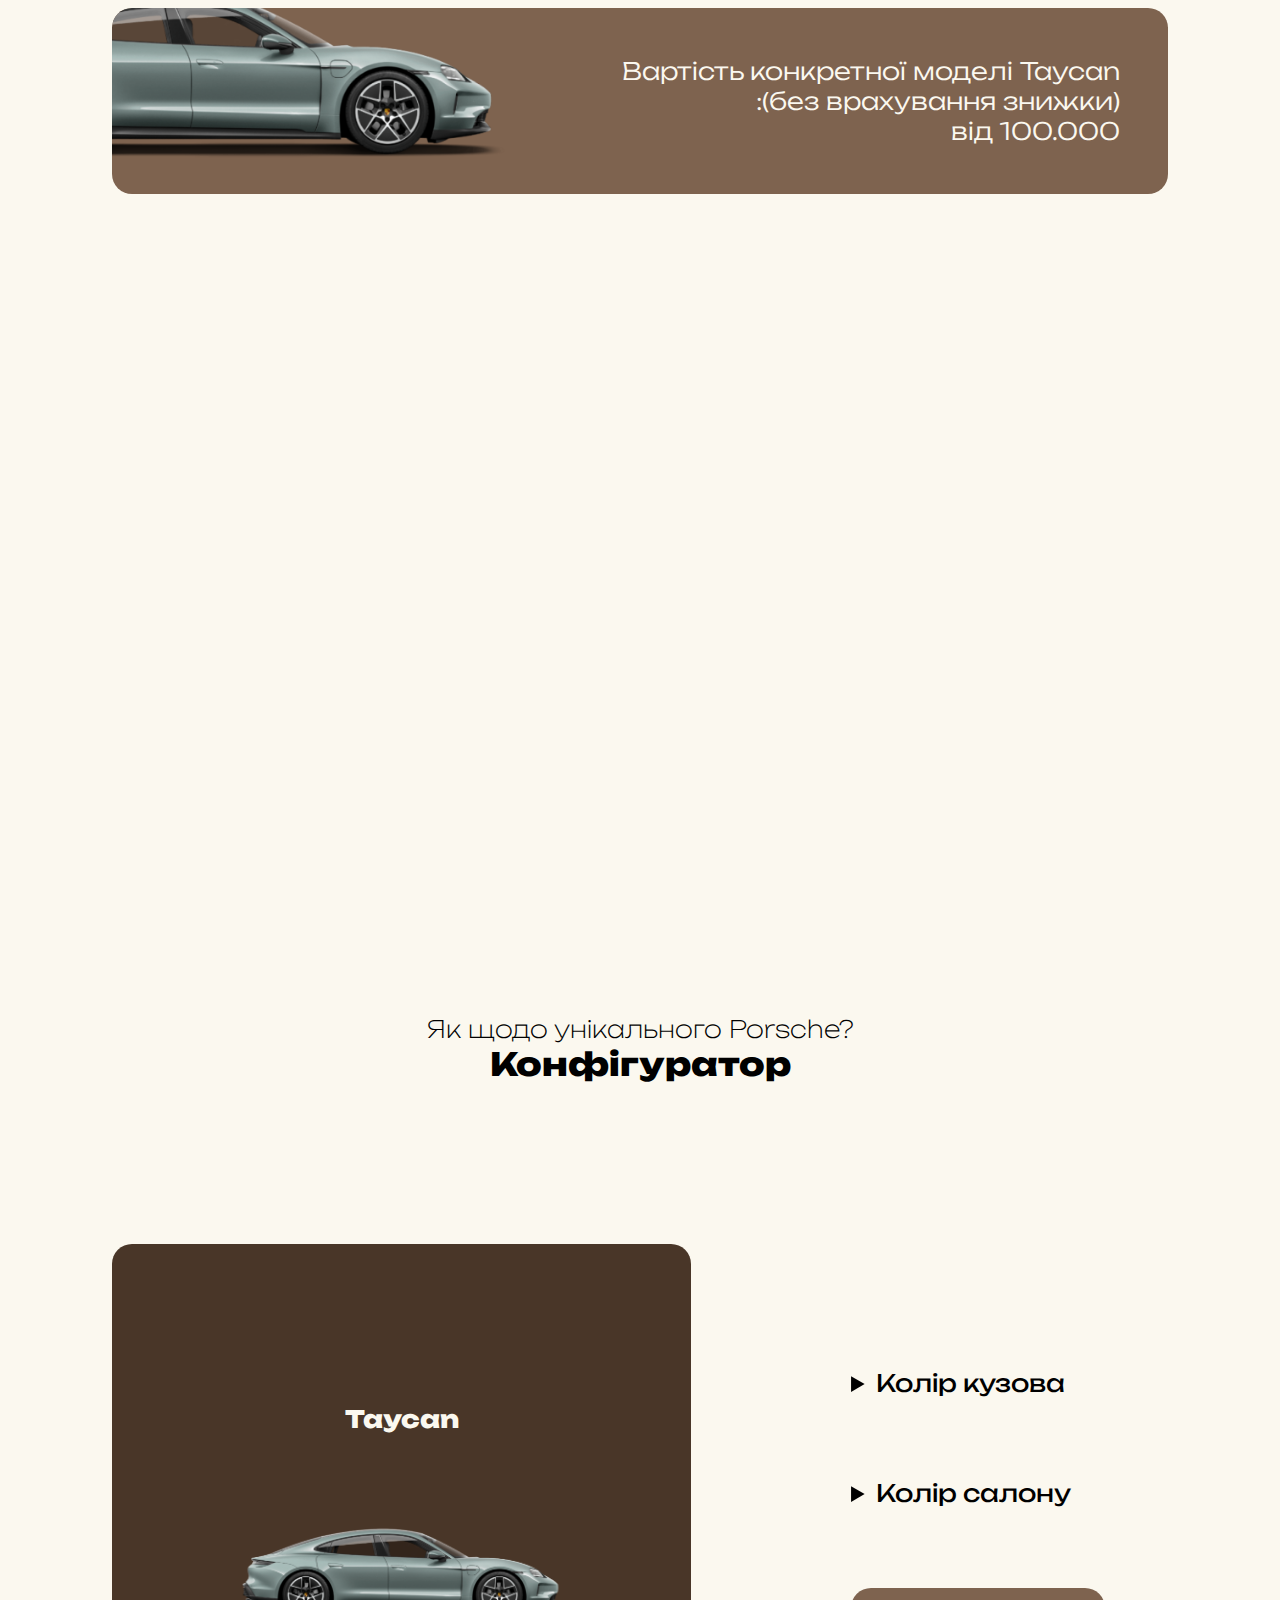
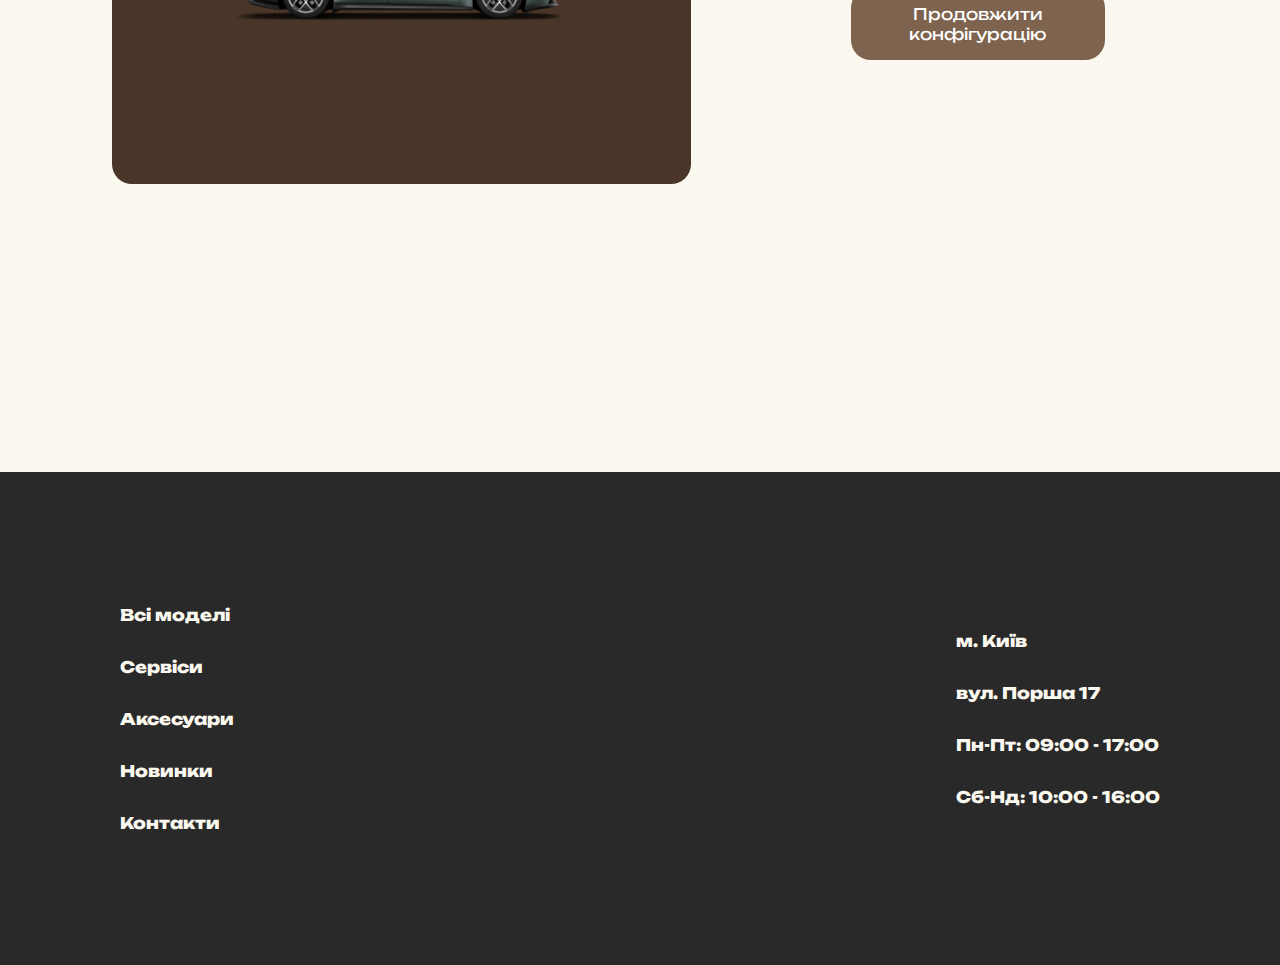
<file: modelPage.html>
<!DOCTYPE html>
<html lang="en">
<head>
    <meta charset="UTF-8">
    <meta name="viewport" content="width=device-width, initial-scale=1.0">
    <title>Porsche</title>
    <link rel="preconnect" href="https://fonts.googleapis.com">
    <link rel="preconnect" href="https://fonts.gstatic.com" crossorigin>
    <link href="https://fonts.googleapis.com/css2?family=Unbounded:wght@200..900&display=swap" rel="stylesheet">
    <link rel = "stylesheet" href = "css/stylesModelPage.css">
</head>
<body>
    <header id = "header">
        <a href="index.html" class="logo">
            <img src="img/General/MainLogo.png" alt="Porsche Logo" class="main-ico">
        </a>
        <nav>
            <ul class="nav-list">
                <li><a href="#" class="navButton" id = "buttonModels">Моделі</a></li>
                    <ul class="subMenu">
                        <li>
                            <a href="models.html?model=taycan">
                                <p>Porsche Taycan</p>
                                <img src = "img/Menu/TaycanMenu.png" alt = "Porsche Taycan">
                            </a>
                        </li>
                        <li>
                            <a href="models.html?model=porsche911">
                                <p>Porsche 911</p>
                                <img src = "img/Menu/Porsche911Menu.png" alt = "Porsche 911">
                            </a>
                        </li>
                        <li>
                            <a href="models.html?model=cayenne">
                                <p>Porsche Cayenne</p>
                                <img src = "img/Menu/CayenneMenu.png" alt = "Porsche Cayenne">
                            </a>
                        </li>
                        <li>
                            <a href="models.html?model=macan">
                                <p>Porsche Macan</p>
                                <img src = "img/Menu/MacanMenu.png" alt = "Porsche Macan">
                            </a>
                        </li>
                        <li>
                            <a href="models.html?model=panamera">
                                <p>Porsche Panamera</p>
                                <img src = "img/Menu/PanameraMenu.png" alt = "Porsche Panamera">
                            </a>
                        </li>
                        <li>
                            <a href = "models.html?model=other">
                            <p>Інші моделі</p>
                            <img src = "img/Menu/OtherCarsMenu.png" alt = "OtherCars">
                            </a>
                        </li>
                    </ul>
                <li><a href="contactsPage.html" class="navButton" id = "buttonContacts">Контакти</a></li>
                    <ul class = "contactsMenu">
                        <li>
                            <h2>Наші контакти</h2>
                            <address>
                                <dl>
                                    <dt>моб. телефон:</dt>
                                    <dd><a href="tel:+12345">+12345</a></dd>
                                    <dt>е-пошта:</dt>
                                    <dd><a href="mailto:porsche@test.ua">porsche@test.ua</a></dd>
                                </dl>
                            </address>
                        </li>
                    
                        <li>
                            <h2>Адреса автосалону</h2>
                            <address>
                                <dl>
                                    <dt>місто:</dt>
                                    <dd>м. Київ</dd>
                                    <dt>вулиця:</dt>
                                    <dd>вул. Порша 17</dd>
                                </dl>
                            </address>
                        </li>

                        <img src = "img/General/FooterImg.png" alt = "porscheImg">
                    </ul>
                <li><a href="servicePage.html" class="navButton" id = "buttonServices">Сервіси</a></li>
                    <ul class = "servicesMenu">
                        <li>
                            <a href = "servicePage.html">Сервісне обслуговування</a>
                        </li>
                        <li>
                            <a href = "#testDrive">Test-Drive в автосалонах Porsche</a>
                        </li>
                        <li>
                            <a href = "#sales">Пропозиції з сервісу</a>
                        </li>
                        <li>
                            <a href = "tradeInPage.html">Trade-In</a>
                        </li>
                    </ul>
                <li><a href="accessoriesPage.html" class="navButton" id = "buttonAccessories">Аксесуари</a></li>
                    <ul class = "accessoriesMenu">
                        <li>
                            <a href = "accessoriesPage.html#brand">Брендовий одяг Porsche</a>
                        </li>
                        <li>
                            <a href = "accessoriesPage.html">Аксесуари для автівок</a>
                        </li>

                        <img src = "img/General/porscheLogo.png" alt = "logo">
                    </ul>
            </ul>
        </nav>
    </header>

    <main>
        <article>
            <div class="modelCar">
                <h1 id="modelName">Taycan</h1> 
                <h2 id="modelPrice"><span>від</span> 100 000$</h2> 
            </div>
        
            <img id="modelImage" src="img/Porsche Taycan/TaycanModelPage.png" alt="Taycan"> 

            <div class = "info">
                <div class="detailInfo">
                    <ul id="modelDetails">
                        <!-- Тут будуть динамічно вставлятися характеристики -->
                        <!-- Наприклад:
                            <li><span>462</span><br>Потужність (к/с)</li>
                            <li><span>250 км/год</span><br>Максимальна швид.</li>
                            <li><span>~520 км</span><br>Запас ходу</li>
                            <li><span>3,7 с</span><br>Прискорення</li>
                        -->
                    </ul>
                </div>
            
                <div class="buttons">
                    <a href = "#testDrive">Тест-Драйв</a>
                    <a href = "#techInfo">Тех. харак.</a>
                    <a href = "#configurator">Конфігуратор</a>
                    <a href = "#sales">Пропозиції</a>
                    <!-- <ul>
                        <li>
                            <a href = "#testDrive">Тест-Драйв</a>
                        </li>
                        <li>
                            <a href = "#techInfo">Тех. харак.</a>
                        </li>
                        <li>
                            <a href = "#configurator">Конфігуратор</a>
                        </li>
                        <li>
                            <a href = "#sales">Пропозиції</a>
                        </li>
                    </ul> -->
                </div>
            </div>
        </article>
        

        <section class = "generalInfo">
            <img src = "img/Porsche Taycan/PorscheTaycanModel.png" alt = "Taycan">

            <div class = "text">
                <h2>Лінійка Porsche Taycan</h2>
                <p>Модельний ряд представлений в багатьох варіаціях. Автомобіль є повністю електричним, і покриває всі потреби авто в сучасному світі.</p>
            </div>
        </section>

        <section class = "testDrive" id = "testDrive">
            <div class = "headerTestDrive">
                <h2>Хочете спробувати Porsche?</h2>
                <h3>Тест-Драйв</h3>
            </div>

            <div class = "infoTestDrive">
                <div class = "conditions">
                    <p>Для того, щоб скористатися послугою Тест-Драйву від Porsche - оберіть бажаний автомобіль. Особа, що буде керувати на Тест-Драйві, обов‘язково має мати водійське посвідчення.</p>
                    <p><span>*Важливо</span>, записатися на Тест-Драйв може, лише особа, яка володіє правами більше ніж 2 роки.</p>
                </div>

                <div class = "choice">
                    <ul class = "generalList">
                        <li>
                            1. Оберіть бажаний автомобіль.
                            <ul class = "carChoice" id = "carChoice">
                                <li>
                                    <label>Porsche Taycan</label>
                                    <img src = "img/List/listTaycan.png">
                                </li>
                                <li>
                                    <label>Porsche 911</label>
                                    <img src = "img/List/listPorsche911.png">
                                </li>
                                <li>
                                    <label>Porsche Panamera</label>
                                    <img src = "img/List/listPanamera.png">
                                </li>
                                <li>
                                    <label>Porsche Macan</label>
                                    <img src = "img/List/listMacan.png">
                                </li>
                                <li>
                                    <label>Porsche Cayenne</label>
                                    <img src = "img/List/listCayenne.png">
                                </li>
                            </ul>
                        </li>

                        <li>
                            2. Оберіть дату.
                            <input type = "date" id = "dateInput">
                        </li>

                        <li>
                            3. Введіть контактні дані.
                            <input type = "email" id = "emailInput">
                        </li>
                    </ul>

                    <button type = "submit" id = "buttonSave">Зберегти</button>
                </div>

                <div class = "submitButton" id = "submitScreen">
                    <div class = "content">
                        <p>Успішно збережено!</p>
                        <button id="buttonOK">ok</button>
                    </div>
                </div>
            </div>
        </section>

        <section class = "techInfo" id = "techInfo">
            <h3>Технічні Характеристики</h3>

            <div class = "techChoice">
                <img src = "img/Porsche Taycan/taycanTech.png" alt = "porscheImg" id = "techImg">

                <ul>
                    <li>
                        <details>
                            <summary>Запас ходу</summary>
                            <ul>
                                <li>
                                    Запас ходу у комбінованому циклі:<br><span>579 - 678 км</span>
                                </li>
                                <li>
                                    Запас ходу WLTP у міському циклі:<br><span>569 - 662 км</span>
                                </li>
                                <li>
                                    Запас ходу у міському циклі:<br><span>719 - 821 км</span>
                                </li>
                            </ul>
                        </details>
                    </li>
                    <li>
                        <details>
                            <summary>Двигун</summary>
                            <ul>
                                <li>
                                    Потужність (кВт):<br><span>300</span>
                                </li>
                                <li>
                                    Потужність (к. с.):<br><span>408</span>
                                </li>
                            </ul>
                        </details>
                    </li>
                    <li>
                        <details>
                            <summary>Місткість</summary>
                            <ul>
                                <li>
                                    Об'єм багажного відділення ззаду:<br><span>407 л</span>
                                </li>
                                <li>
                                    Об’єм багажного відділення:<br><span>84л</span>
                                </li>
                            </ul>
                        </details>
                    </li>
                    <li>
                        <details>
                            <summary>Сервіс</summary>
                            <ul>
                                <li>
                                    Гарантійний період:<br><span>2 роки</span>
                                </li>
                                <li>
                                    Строк гарантії на високовольтну акумуляторну батарею:<br><span>8 років / 160 000 км</span>
                                </li>
                            </ul>
                        </details>
                    </li>
                </ul>
            </div>
        </section>

        <section class = "sales" id = "sales">
            <h3>Пропозиції</h3>

            <div class = "optionSales">
                <img src = "img/General/gift.png" alt = giftImg>
                <p>
                    Цього року святкуйте Новий рік по-особливому з Porsche! Придбати будь-яку модель Porsche стало вигідніше — для нових власників ми даруємо знижку 5% на всі автомобілі! Не пропустіть шанс здійснити свою мрію та стати власником автомобіля, що поєднує розкіш, потужність і інновації.<br>Така пропозиція діє тільки до кінця року, тож поспішайте скористатися цією унікальною можливістю. Вибирайте свою модель Porsche і відчуйте справжній драйв — зробіть цей Новий рік незабутнім разом з нами! 
                </p>
                <img src = "img/General/christmasTree.png">
            </div>

            <div class = "price">
                <img src = "img/Porsche Taycan/TaycanModelPage.png" alt = "PorscheImg" id = "imageModel">
                <p>
                    Вартість конкретної моделі Taycan<br>:(без врахування знижки)<br><span id = "priceModel" class = "priceModel">від 100.000</span>
                </p>
            </div>
        </section>

        <section class = "generalInfo">
            <img src = "img/Porsche Taycan/TaycanQuestion.jpg" alt = "Taycan">

            <div class = "text">
                <h2>Твій Porsche</h2>
                <p>Вам доступний конфігуратор, завдяки якому Ви можете створити Porsche своєї мрії. Проявіть креативність, та створіть автомобіль мрії.</p>
            </div>
        </section>

        <section class = "configurator" id = "configurator">
            <div class = "headerSection">
                <h2>Як щодо унікального Porsche?</h2>
                <h3>Конфігуратор</h3>
            </div>


            <div class = "menuConfigurator">
                <div class = "preView">
                    <p id = "configuratorName">Taycan</p>
                    <img src = "img/Porsche Taycan/TaycanModelPage.png" alt = "Porsche" id = "configuratorImg">
                </div>

                <div class = "configuratorChoice">
                    <details>
                        <summary>Колір кузова</summary>
    
                        <fieldset>
                            <legend>Металік</legend>
                            <ul class="color">
                                <li><button data-color="white"></button></li>
                                <li><button data-color="black"></button></li>
                                <li><button data-color="green"></button></li>
                                <li><button data-color="brown"></button></li>
                                <li><button data-color="red"></button></li>
                            </ul>
                        </fieldset>
                    
                        <fieldset>
                            <legend>Матовий</legend>
                            <ul class="color">
                                <li><button data-color="pink"></button></li>
                                <li><button data-color="purple"></button></li>
                                <li><button data-color="blue"></button></li>
                                <li><button data-color="dark-blue"></button></li>
                                <li><button data-color="gray"></button></li>
                            </ul>
                        </fieldset>
                    </details>
    
                    <details>
                        <summary>Колір салону</summary>
    
                        <ul class="color">
                            <li><button data-color="white"></button></li>
                            <li><button data-color="black"></button></li>
                            <li><button data-color="green"></button></li>
                            <li><button data-color="brown"></button></li>
                            <li><button data-color="red"></button></li>
                        </ul>
        
                        <ul class="color">
                            <li><button data-color="pink"></button></li>
                            <li><button data-color="purple"></button></li>
                            <li><button data-color="blue"></button></li>
                            <li><button data-color="dark-blue"></button></li>
                            <li><button data-color="gray"></button></li>
                        </ul>
                    </details>
    
                    <a href = "configuratorPage.html">
                        <button class = "continueButton">
                            Продовжити конфігурацію
                        </button>
                    </a>
                </div>
            </div>
        </section>
    </main>

    <footer>
        <section class = "menuButtons">
            <a href = "#" class = "footerButton">Всі моделі</a>
            <a href = "servicePage.html" class = "footerButton">Сервіси</a>
            <a href = "accessoriesPage.html" class = "footerButton">Аксесуари</a>
            <a href = "modelPage.html#sales" class = "footerButton">Новинки</a>
            <a href = "contactsPage.html" class = "footerButton">Контакти</a>
        </section>

        <img src = "img/General/FooterImg3.png" alt = "footerImg" class = "footerImg">

        <section class = "menuButtons">
            <a href = "contactsPage.html" class = "footerButton">м. Київ</a>
            <a href = "contactsPage.html" class = "footerButton">вул. Порша 17</a>
            <p class = "footerButton">Пн-Пт: 09:00 - 17:00</p>
            <p class = "footerButton">Сб-Нд: 10:00 - 16:00</p>
        </section>
    </footer>

    <script src = "js/scriptModelPage.js"></script>
</body>
</html>
</file>
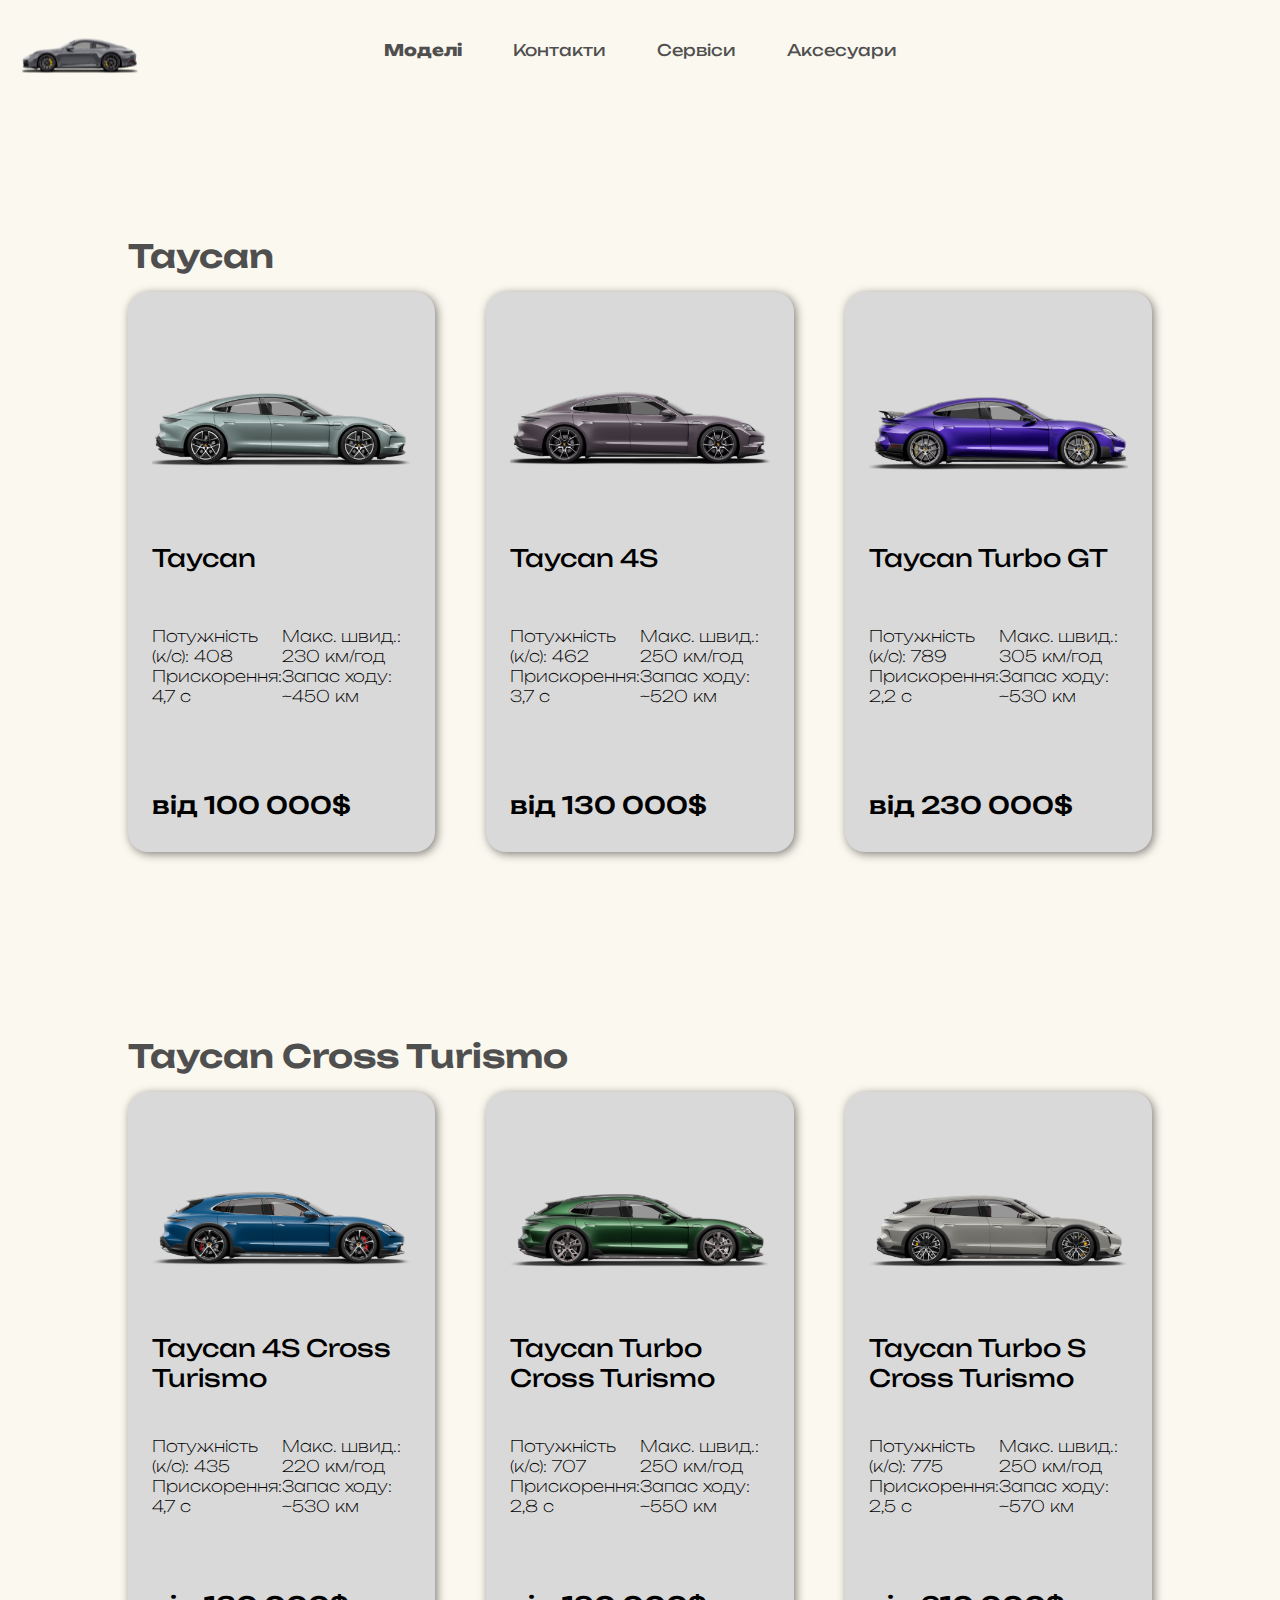
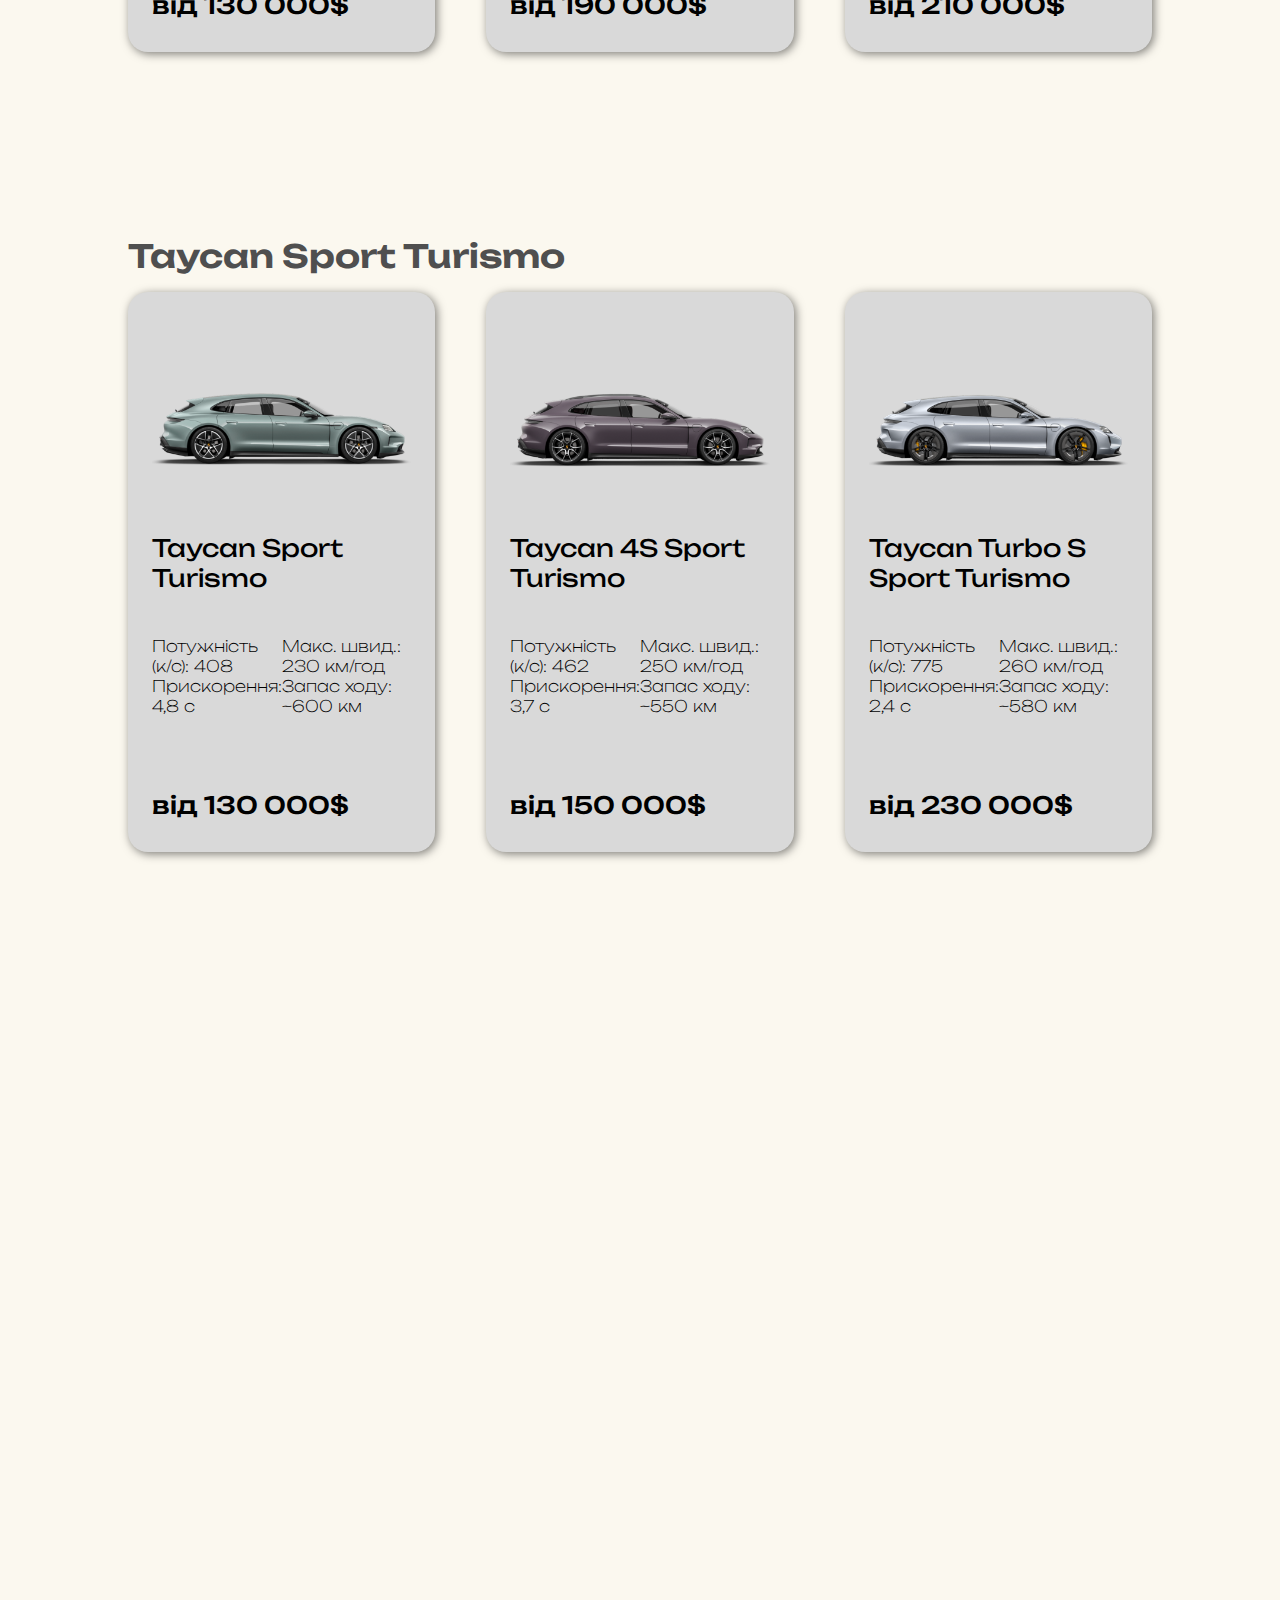
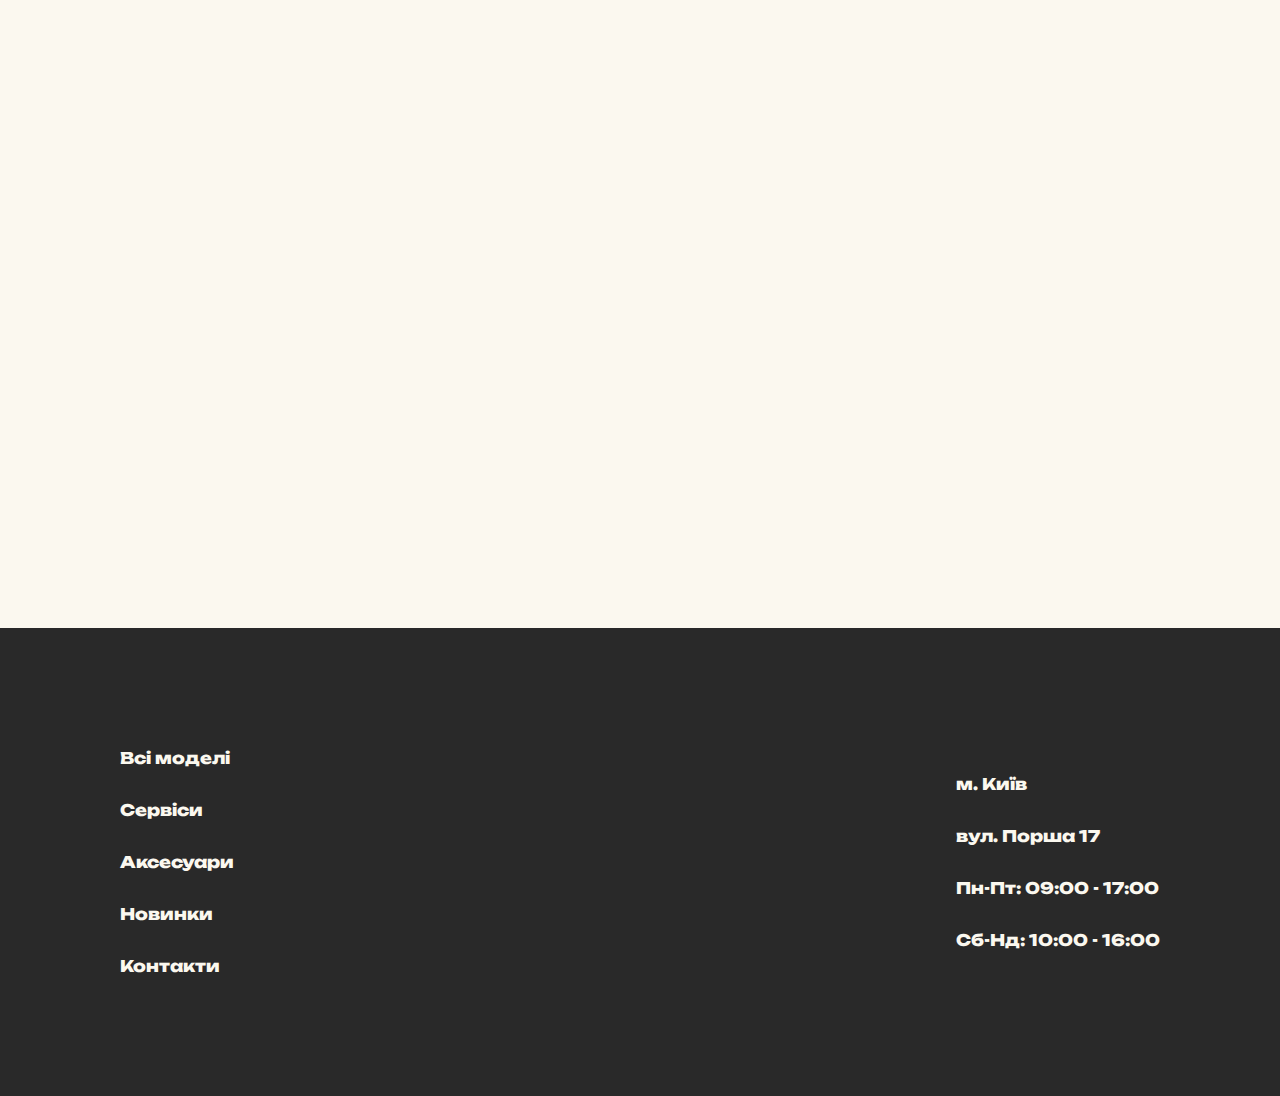
<file: models.html>
<!DOCTYPE html>
<html lang="en">
    <head>
        <meta charset="UTF-8">
        <meta name="viewport" content="width=device-width, initial-scale=1.0">
        <title>Porsche</title>
        <link rel="preconnect" href="https://fonts.googleapis.com">
        <link rel="preconnect" href="https://fonts.gstatic.com" crossorigin>
        <link href="https://fonts.googleapis.com/css2?family=Unbounded:wght@200..900&display=swap" rel="stylesheet">
        <link rel = "stylesheet" href = "css/stylesModels.css">
    </head>
<body>
    <header id = "header">
        <a href="index.html" class="logo">
            <img src="img/General/MainLogo.png" alt="Porsche Logo" class="main-ico">
        </a>
        <nav>
            <ul class="nav-list">
                <li><a href="#" class="navButton" id = "buttonModels">Моделі</a></li>
                    <ul class="subMenu">
                        <li>
                            <a href="models.html?model=taycan">
                                <p>Porsche Taycan</p>
                                <img src = "img/Menu/TaycanMenu.png" alt = "Porsche Taycan">
                            </a>
                        </li>
                        <li>
                            <a href="models.html?model=porsche911">
                                <p>Porsche 911</p>
                                <img src = "img/Menu/Porsche911Menu.png" alt = "Porsche 911">
                            </a>
                        </li>
                        <li>
                            <a href="models.html?model=cayenne">
                                <p>Porsche Cayenne</p>
                                <img src = "img/Menu/CayenneMenu.png" alt = "Porsche Cayenne">
                            </a>
                        </li>
                        <li>
                            <a href="models.html?model=macan">
                                <p>Porsche Macan</p>
                                <img src = "img/Menu/MacanMenu.png" alt = "Porsche Macan">
                            </a>
                        </li>
                        <li>
                            <a href="models.html?model=panamera">
                                <p>Porsche Panamera</p>
                                <img src = "img/Menu/PanameraMenu.png" alt = "Porsche Panamera">
                            </a>
                        </li>
                        <li>
                            <a href = "models.html?model=other">
                            <p>Інші моделі</p>
                            <img src = "img/Menu/OtherCarsMenu.png" alt = "OtherCars">
                            </a>
                        </li>
                    </ul>
                <li><a href="contactsPage.html" class="navButton" id = "buttonContacts">Контакти</a></li>
                    <ul class = "contactsMenu">
                        <li>
                            <h2>Наші контакти</h2>
                            <address>
                                <dl>
                                    <dt>моб. телефон:</dt>
                                    <dd><a href="tel:+12345">+12345</a></dd>
                                    <dt>е-пошта:</dt>
                                    <dd><a href="mailto:porsche@test.ua">porsche@test.ua</a></dd>
                                </dl>
                            </address>
                        </li>
                    
                        <li>
                            <h2>Адреса автосалону</h2>
                            <address>
                                <dl>
                                    <dt>місто:</dt>
                                    <dd>м. Київ</dd>
                                    <dt>вулиця:</dt>
                                    <dd>вул. Порша 17</dd>
                                </dl>
                            </address>
                        </li>

                        <img src = "img/General/FooterImg.png" alt = "porscheImg">
                    </ul>
                <li><a href="servicePage.html" class="navButton" id = "buttonServices">Сервіси</a></li>
                    <ul class = "servicesMenu">
                        <li>
                            <a href = "servicePage.html">Сервісне обслуговування</a>
                        </li>
                        <li>
                            <a href = "modelPage.html#testDrive">Test-Drive в автосалонах Porsche</a>
                        </li>
                        <li>
                            <a href = "modelPage.html#sales">Пропозиції з сервісу</a>
                        </li>
                        <li>
                            <a href = "tradeInPage.html">Trade-In</a>
                        </li>
                    </ul>
                <li><a href="accessoriesPage.html" class="navButton" id = "buttonAccessories">Аксесуари</a></li>
                    <ul class = "accessoriesMenu">
                        <li>
                            <a href = "accessoriesPage.html#brand">Брендовий одяг Porsche</a>
                        </li>
                        <li>
                            <a href = "accessoriesPage.html">Аксесуари для автівок</a>
                        </li>

                        <img src = "img/General/porscheLogo.png" alt = "logo">
                    </ul>
            </ul>
        </nav>
    </header>

    <main id = "main">
        <article id = "article">
            <section class = "typeContainer">
                <h1>Taycan</h1>
    
                <a href = "modelPage.html" class = "carLink" onclick="saveModelData('Taycan')">
                    <div class = "carContainer">
                        <img src = "img/Porsche Taycan/TaycanModel.png" alt = "Taycan">
        
                        <h2>Taycan</h2>
        
                        <div class = "addInfo">
                            <p>Потужність (к/с): 408</p>
                            <p>Макс. швид.: 230 км/год</p>
                            <p>Прискорення: 4,7 с</p>
                            <p>Запас ходу: ~450 км</p>
                        </div>
                        
                        <h3>від 100 000$</h3>
                    </div>
                </a>
    
                <a href = "modelPage.html" class = "carLink" onclick="saveModelData('Taycan4S')">
                    <div class = "carContainer">
                        <img src = "img/Porsche Taycan/Taycan4SModel.png" alt = "Taycan">
        
                        <h2>Taycan 4S</h2>
        
                        <div class = "addInfo">
                            <p>Потужність (к/с): 462</p>
                            <p>Макс. швид.: 250 км/год</p>
                            <p>Прискорення: 3,7 с</p>
                            <p>Запас ходу: ~520 км</p>
                        </div>
                        
                        <h3>від 130 000$</h3>
                    </div>
                </a>
    
                <a href = "modelPage.html" class = "carLink" onclick="saveModelData('TaycanTurboGT')">
                    <div class = "carContainer">
                        <img src = "img/Porsche Taycan/TaycanTurboGtModel.png" alt = "Taycan">
        
                        <h2>Taycan Turbo GT</h2>
        
                        <div class = "addInfo">
                            <p>Потужність (к/с): 789</p>
                            <p>Макс. швид.: 305 км/год</p>
                            <p>Прискорення: 2,2 с</p>
                            <p>Запас ходу: ~530 км</p>
                        </div>
                        
                        <h3>від 230 000$</h3>
                    </div>
                </a>
            </section>
    
            <section class = "typeContainer">
                <h1>Taycan Cross Turismo</h1>
    
                <a href = "modelPage.html" class = "carLink" onclick="saveModelData('Taycan4SCrossTurismo')">
                    <div class = "carContainer">
                        <img src = "img/Porsche Taycan/Taycan4SCross.png" alt = "Taycan">
        
                        <h2>Taycan 4S Cross Turismo</h2>
        
                        <div class = "addInfo">
                            <p>Потужність (к/с): 435</p>
                            <p>Макс. швид.: 220 км/год</p>
                            <p>Прискорення: 4,7 с</p>
                            <p>Запас ходу: ~530 км</p>
                        </div>
                        
                        <h3>від 130 000$</h3>
                    </div>
                </a>
    
                <a href = "modelPage.html" class = "carLink" onclick="saveModelData('TaycanTurboCrossTurismo')">
                    <div class = "carContainer">
                        <img src = "img/Porsche Taycan/TaycanTurboCrossTurismo.png" alt = "Taycan">
        
                        <h2>Taycan Turbo Cross Turismo</h2>
        
                        <div class = "addInfo">
                            <p>Потужність (к/с): 707</p>
                            <p>Макс. швид.: 250 км/год</p>
                            <p>Прискорення: 2,8 с</p>
                            <p>Запас ходу: ~550 км</p>
                        </div>
                        
                        <h3>від 190 000$</h3>
                    </div>
                </a>
    
                <a href = "modelPage.html" class = "carLink" onclick="saveModelData('TaycanTurboSCrossTurismo')">
                    <div class = "carContainer">
                        <img src = "img/Porsche Taycan/TaycanTurboSCross.png" alt = "Taycan">
        
                        <h2>Taycan Turbo S Cross Turismo</h2>
        
                        <div class = "addInfo">
                            <p>Потужність (к/с): 775</p>
                            <p>Макс. швид.: 250 км/год</p>
                            <p>Прискорення: 2,5 с</p>
                            <p>Запас ходу: ~570 км</p>
                        </div>
                        
                        <h3>від 210 000$</h3>
                    </div>
                </a>
            </section>
    
            <section class = "typeContainer">
                <h1>Taycan Sport Turismo</h1>
    
                <a href = "modelPage.html" class = "carLink" onclick="saveModelData('TaycanSportTurismo')">
                    <div class = "carContainer">
                        <img src = "img/Porsche Taycan/TaycanSportTurismo.png" alt = "Taycan">
        
                        <h2>Taycan Sport Turismo</h2>
        
                        <div class = "addInfo">
                            <p>Потужність (к/с): 408</p>
                            <p>Макс. швид.: 230 км/год</p>
                            <p>Прискорення: 4,8 с</p>
                            <p>Запас ходу: ~600 км</p>
                        </div>
                        
                        <h3>від 130 000$</h3>
                    </div>
                </a>
    
                <a href = "modelPage.html" class = "carLink" onclick="saveModelData('Taycan4SSportTurismo')">
                    <div class = "carContainer">
                        <img src = "img/Porsche Taycan/Taycan4SSport.png" alt = "Taycan">
        
                        <h2>Taycan 4S Sport Turismo</h2>
        
                        <div class = "addInfo">
                            <p>Потужність (к/с): 462</p>
                            <p>Макс. швид.: 250 км/год</p>
                            <p>Прискорення: 3,7 с</p>
                            <p>Запас ходу: ~550 км</p>
                        </div>
                        
                        <h3>від 150 000$</h3>
                    </div>
                </a>
    
                <a href = "modelPage.html" class = "carLink" onclick="saveModelData('TaycanTurboSSportTurismo')">
                    <div class = "carContainer">
                        <img src = "img/Porsche Taycan/TaycanTurboSSport.png" alt = "Taycan">
        
                        <h2>Taycan Turbo S Sport Turismo</h2>
        
                        <div class = "addInfo">
                            <p>Потужність (к/с): 775</p>
                            <p>Макс. швид.: 260 км/год</p>
                            <p>Прискорення: 2,4 с</p>
                            <p>Запас ходу: ~580 км</p>
                        </div>
                        
                        <h3>від 230 000$</h3>
                    </div>
                </a>
            </section>
        </article>

        <section class = "text">
            <p>"Швидкість. Точність. Досконалість."</p>
            <p>Кожен Porsche — це поєднання безкомпромісної потужності і точності, що дає водію максимальний контроль і насолоду від їзди. Безперервно вдосконалюючи технології, ми створюємо машини, які завжди залишаються на крок попереду.</p>
        </section>

        <section class = "preFooter" id = "preFooter">
            <img src = "img/Porsche Taycan/Taycan.jpg" alt = "Taycan" id = "questionImg">

            <div class = "question" id = "question">
                <h2>Чому Taycan?</h2>
                <p>Електричний спорткар, який не поступається у динаміці та потужності традиційним моделям Porsche. Його миттєвий розгін, точне керування та інноваційні технології дарують неймовірні враження від водіння. Taycan — це майбутнє автомобільної індустрії, яке поєднує екологічність і продуктивність без компромісів.</p>
            </div>
        </section>

        <section class = "text">
            <p>"Швидкість. Точність. Досконалість."</p>
            <p>Кожен Porsche — це поєднання безкомпромісної потужності і точності, що дає водію максимальний контроль і насолоду від їзди. Безперервно вдосконалюючи технології, ми створюємо машини, які завжди залишаються на крок попереду.</p>
        </section>
    </main>

    <footer>
        <section class = "menuButtons">
            <a href = "#" class = "footerButton">Всі моделі</a>
            <a href = "servicePage.html" class = "footerButton">Сервіси</a>
            <a href = "accessoriesPage.html" class = "footerButton">Аксесуари</a>
            <a href = "modelPage.html#sales" class = "footerButton">Новинки</a>
            <a href = "contactsPage.html" class = "footerButton">Контакти</a>
        </section>

        <img src = "img/General/FooterImg4.png" alt = "footerImg" class = "footerImg">

        <section class = "menuButtons">
            <a href = "contactsPage.html" class = "footerButton">м. Київ</a>
            <a href = "contactsPage.html" class = "footerButton">вул. Порша 17</a>
            <p class = "footerButton">Пн-Пт: 09:00 - 17:00</p>
            <p class = "footerButton">Сб-Нд: 10:00 - 16:00</p>
        </section>
    </footer>

    <script src = "js/scriptModels.js"></script>
</body>
</html>
</file>
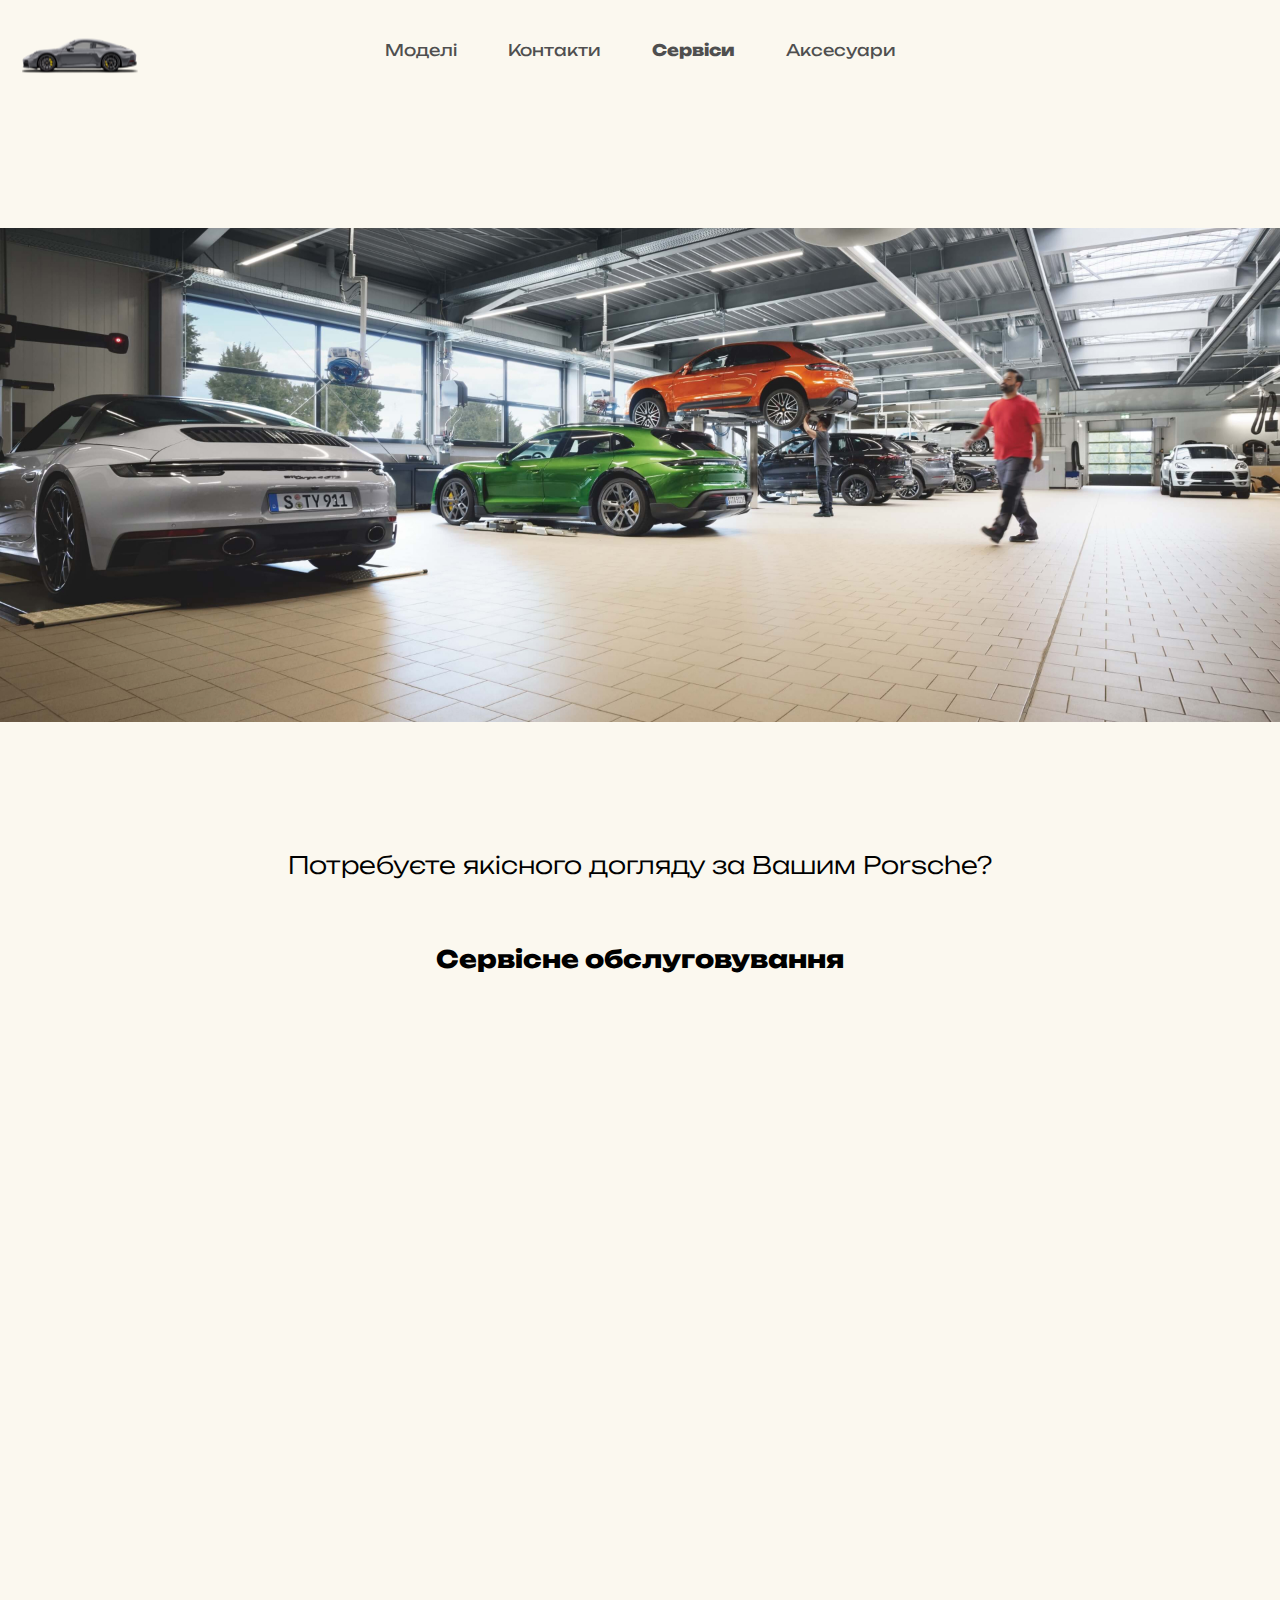
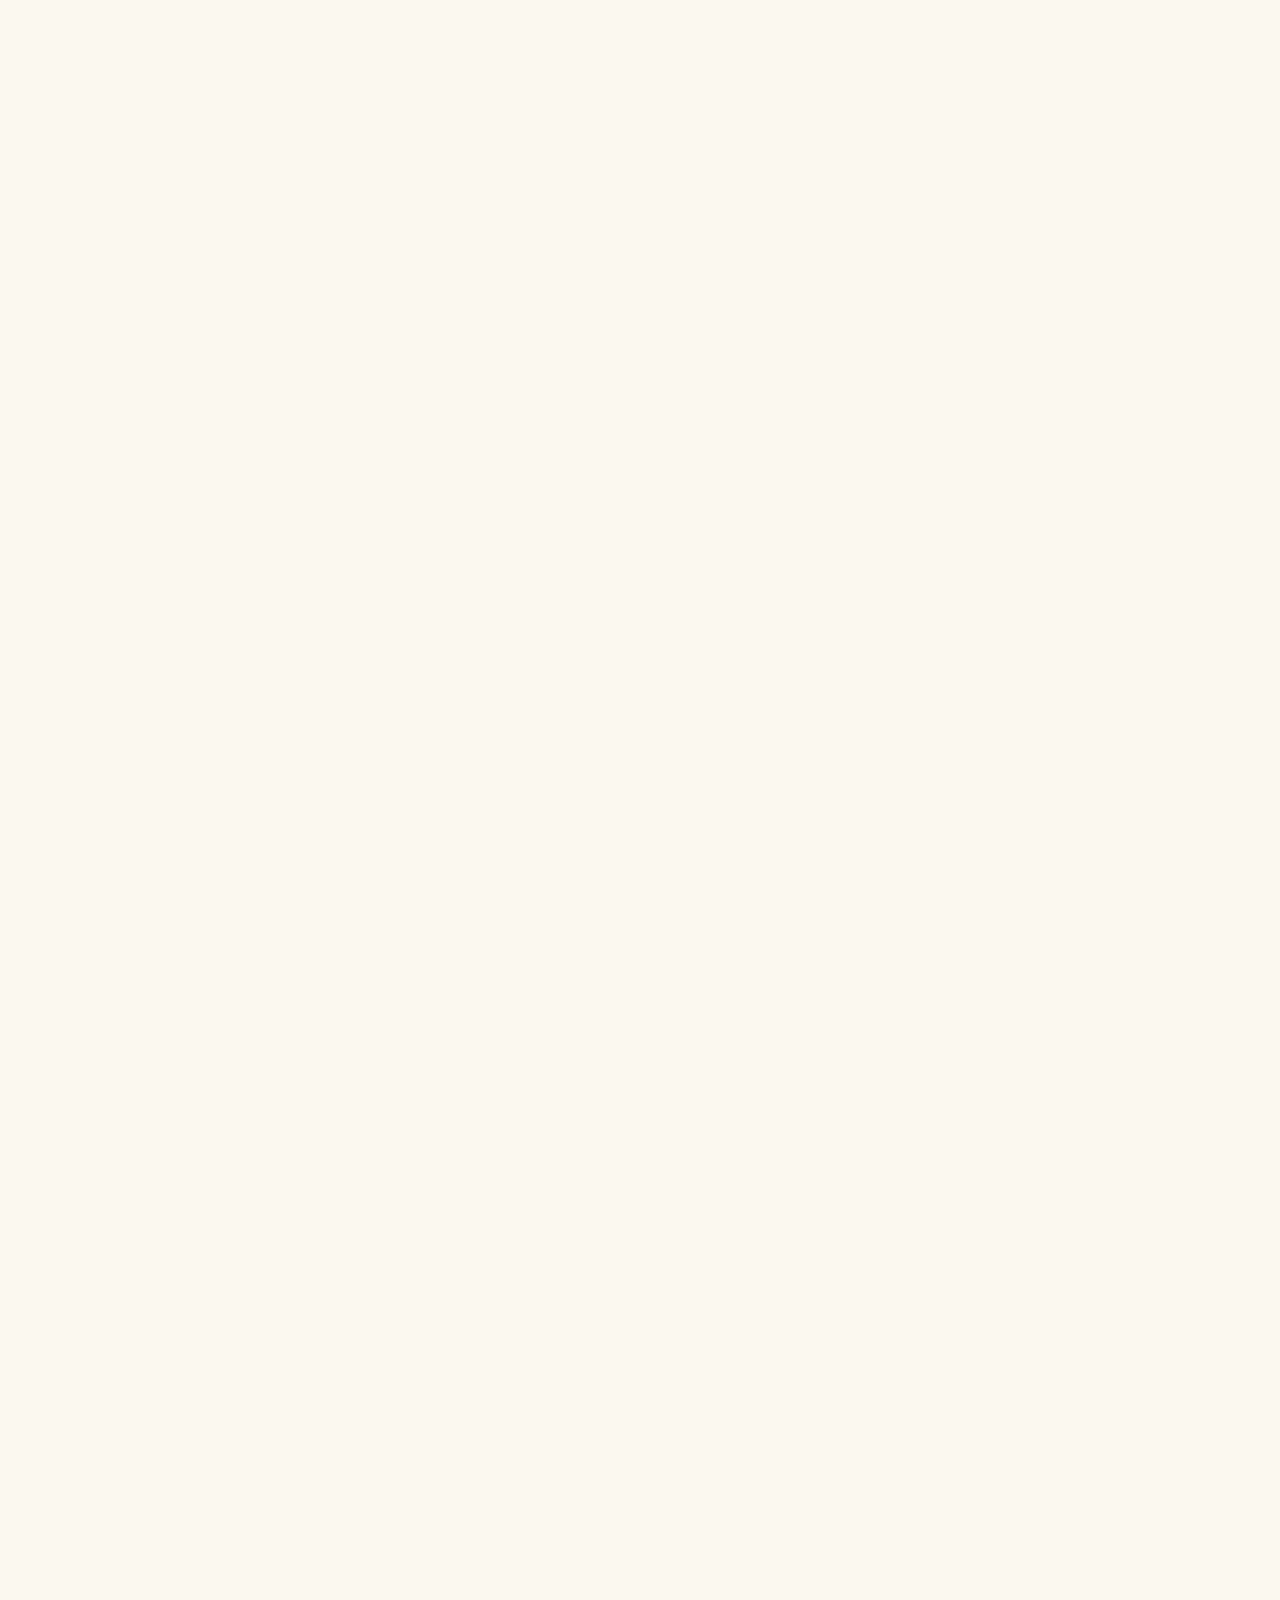
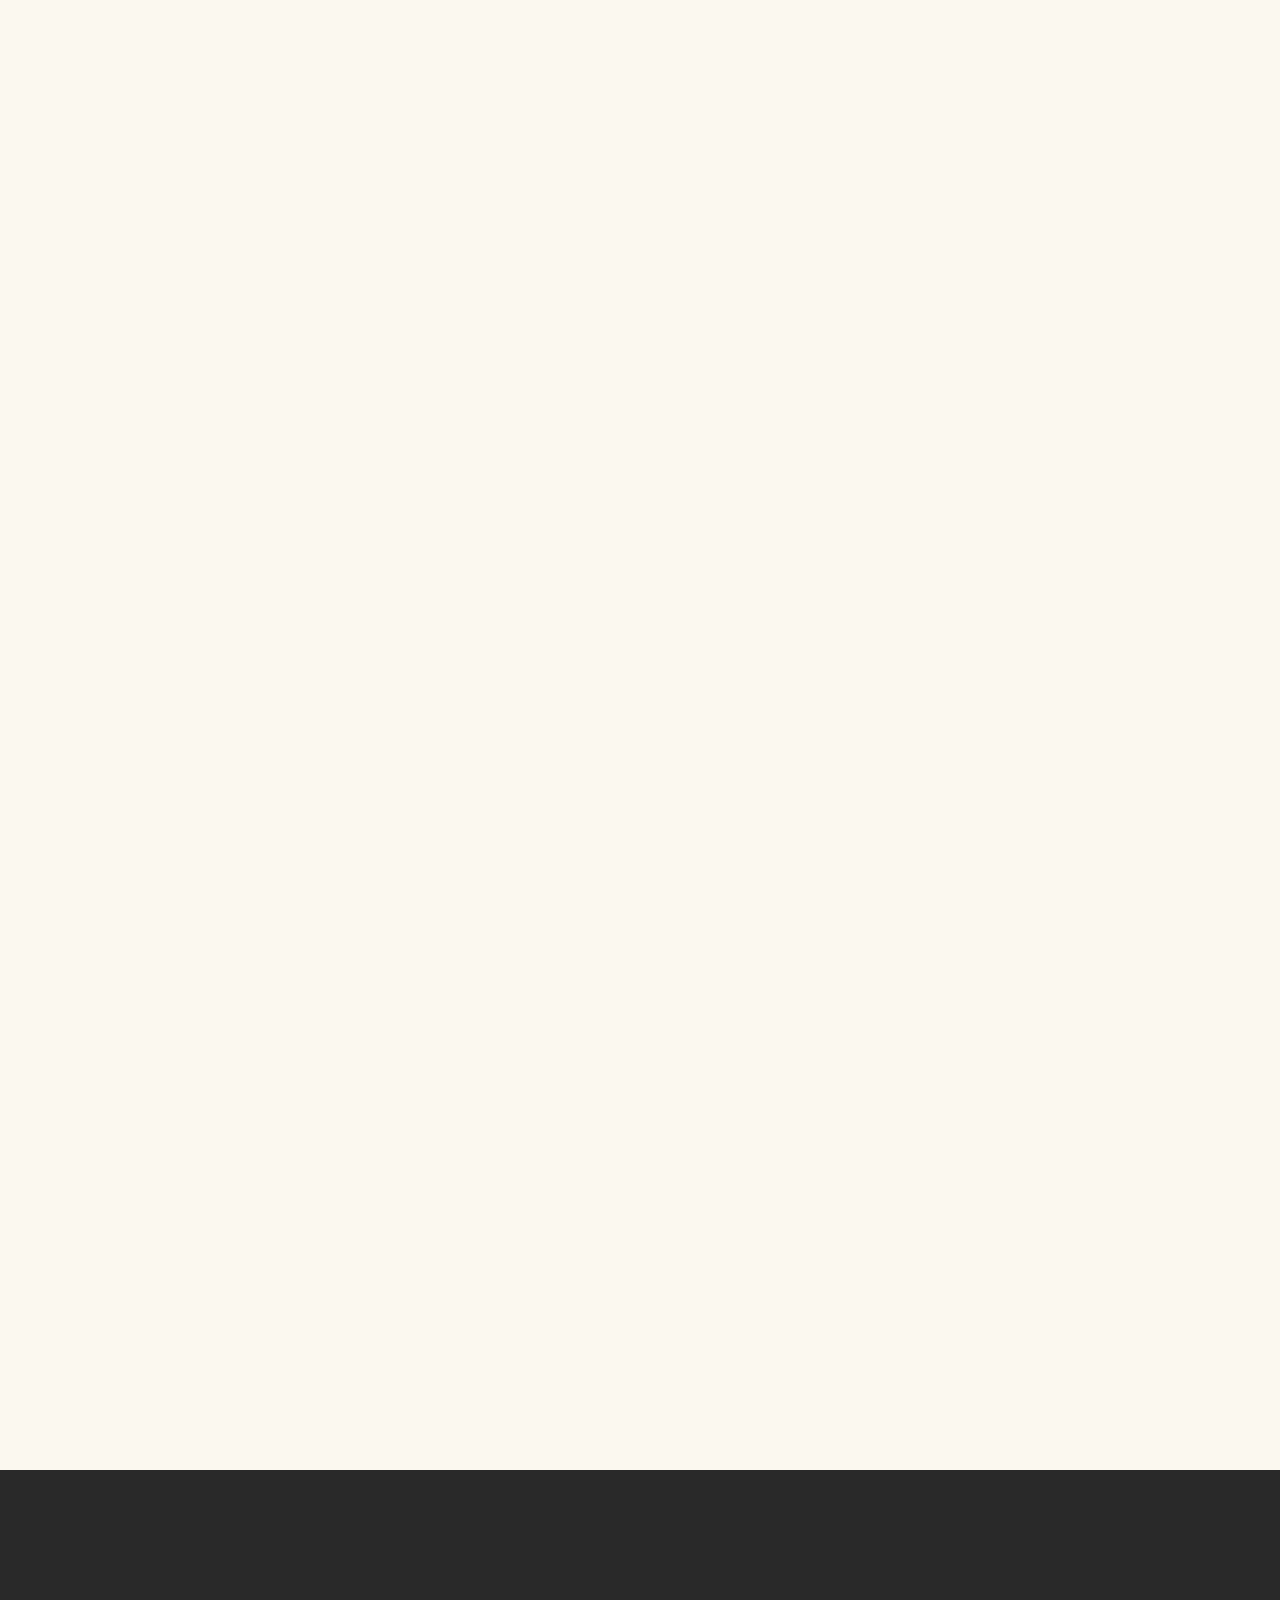
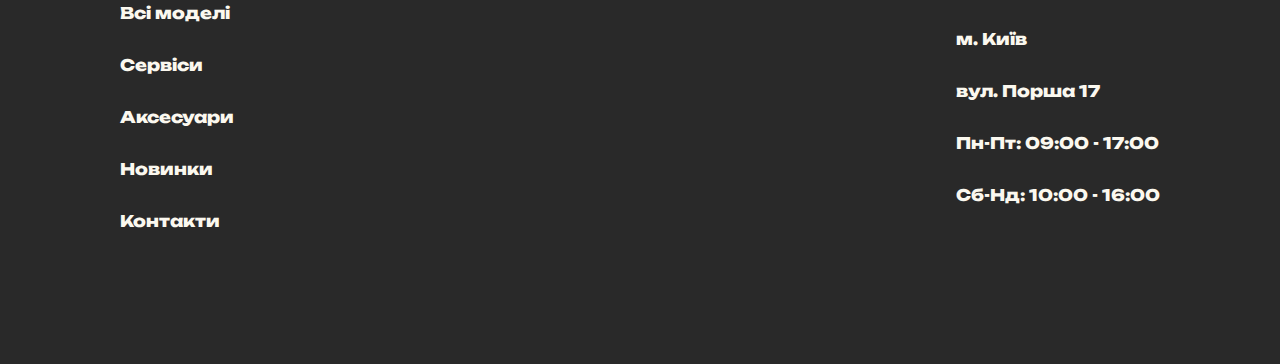
<file: servicePage.html>
<!DOCTYPE html>
<html lang="en">
<head>
    <meta charset="UTF-8">
    <meta name="viewport" content="width=device-width, initial-scale=1.0">
    <title>Porsche</title>
    <link rel="preconnect" href="https://fonts.googleapis.com">
    <link rel="preconnect" href="https://fonts.gstatic.com" crossorigin>
    <link href="https://fonts.googleapis.com/css2?family=Unbounded:wght@200..900&display=swap" rel="stylesheet">
    <link rel = "stylesheet" href = "css/stylesService.css">
</head>
<body>
    <header id = "header">
        <a href="index.html" class="logo">
            <img src="img/General/MainLogo.png" alt="Porsche Logo" class="main-ico">
        </a>
        <nav>
            <ul class="nav-list">
                <li><a href="#" class="navButton" id = "buttonModels">Моделі</a></li>
                    <ul class="subMenu">
                        <li>
                            <a href="models.html?model=taycan">
                                <p>Porsche Taycan</p>
                                <img src = "img/Menu/TaycanMenu.png" alt = "Porsche Taycan">
                            </a>
                        </li>
                        <li>
                            <a href="models.html?model=porsche911">
                                <p>Porsche 911</p>
                                <img src = "img/Menu/Porsche911Menu.png" alt = "Porsche 911">
                            </a>
                        </li>
                        <li>
                            <a href="models.html?model=cayenne">
                                <p>Porsche Cayenne</p>
                                <img src = "img/Menu/CayenneMenu.png" alt = "Porsche Cayenne">
                            </a>
                        </li>
                        <li>
                            <a href="models.html?model=macan">
                                <p>Porsche Macan</p>
                                <img src = "img/Menu/MacanMenu.png" alt = "Porsche Macan">
                            </a>
                        </li>
                        <li>
                            <a href="models.html?model=panamera">
                                <p>Porsche Panamera</p>
                                <img src = "img/Menu/PanameraMenu.png" alt = "Porsche Panamera">
                            </a>
                        </li>
                        <li>
                            <a href = "models.html?model=other">
                            <p>Інші моделі</p>
                            <img src = "img/Menu/OtherCarsMenu.png" alt = "OtherCars">
                            </a>
                        </li>
                    </ul>
                <li><a href="#" class="navButton" id = "buttonContacts">Контакти</a></li>
                    <ul class = "contactsMenu">
                        <li>
                            <h2>Наші контакти</h2>
                            <address>
                                <dl>
                                    <dt>моб. телефон:</dt>
                                    <dd><a href="tel:+12345">+12345</a></dd>
                                    <dt>е-пошта:</dt>
                                    <dd><a href="mailto:porsche@test.ua">porsche@test.ua</a></dd>
                                </dl>
                            </address>
                        </li>
                    
                        <li>
                            <h2>Адреса автосалону</h2>
                            <address>
                                <dl>
                                    <dt>місто:</dt>
                                    <dd>м. Київ</dd>
                                    <dt>вулиця:</dt>
                                    <dd>вул. Порша 17</dd>
                                </dl>
                            </address>
                        </li>

                        <img src = "img/General/FooterImg.png" alt = "porscheImg">
                    </ul>
                <li><a href="servicePage.html" class="navButton" id = "buttonServices">Сервіси</a></li>
                    <ul class = "servicesMenu">
                        <li>
                            <a href = "servicePage.html">Сервісне обслуговування</a>
                        </li>
                        <li>
                            <a href = "modelPage.html#testDrive">Test-Drive в автосалонах Porsche</a>
                        </li>
                        <li>
                            <a href = "modelPage.html#sales">Пропозиції з сервісу</a>
                        </li>
                        <li>
                            <a href = "tradeInPage.html">Trade-In</a>
                        </li>
                    </ul>
                <li><a href="accessoriesPage.html" class="navButton" id = "buttonAccessories">Аксесуари</a></li>
                    <ul class = "accessoriesMenu">
                        <li>
                            <a href = "accessoriesPage.html#brand">Брендовий одяг Porsche</a>
                        </li>
                        <li>
                            <a href = "accessoriesPage.html">Аксесуари для автівок</a>
                        </li>

                        <img src = "img/General/porscheLogo.png" alt = "logo">
                    </ul>
            </ul>
        </nav>
    </header>

    <main>
        <article>
            <img src = "img/General/serviceImg.jpg" alt = "serviceImg">

            <div class = "textHeader">
                <h1>Потребуєте якісного догляду за Вашим Porsche?</h1>
                <h2>Сервісне обслуговування</h2>
            </div>
        </article>

        <section class = "kmServices">
            <div class = "serviceBlock">
                <h3>10.000 км</h3>
                <div class = "serviceText">
                    <h4>Необхідне технічне обслуговування</h4>

                    <ul>
                        <li>- Заміна моторного масла та масляного фільтра</li>
                        <li>- Огляд шин та їх тиск</li>
                        <li>- Перевірка рівня рідин (охолоджувальної, трансмісійної, гальмівної)</li>
                        <li>- Перевірка функціонування гальмівної системи</li>
                    </ul>
                </div>

                <img src = "img/Porsche Taycan/service.png" alt = "porscheImg">
            </div>

            <div class = "serviceBlock">
                <div class = "serviceText">
                    <h3>20.000 км</h3>
                    
                    <h4>Необхідне технічне обслуговування</h4>

                    <ul>
                        <li>- Повна діагностика всіх систем автомобіля</li>
                        <li>- Заміна повітряного фільтра</li>
                        <li>- Перевірка та очищення системи кондиціювання</li>
                        <li>- Огляд та налаштування підвіски</li>
                    </ul>
                </div>

                <img src = "img/Porsche Taycan/service2.png" alt = "porscheImg">
            </div>

            <div class = "serviceBlock">
                <h3>40.000 км</h3>
                <div class = "serviceText">
                    <h4>Необхідне технічне обслуговування</h4>

                    <ul>
                        <li>- Заміна трансмісійного масла (для механічної та автоматичної трансмісії)</li>
                        <li>- Перевірка акумулятора та електричної системи </li>
                        <li>- Огляд та перевірка гальмівних колодок, дисків</li>
                    </ul>
                </div>

                <img src = "img/Porsche 911/serivce.png" alt = "porscheImg">
            </div>

            <div class = "serviceBlock">
                <h3>60.000 км</h3>
                <div class = "serviceText">
                    <h4>Необхідне технічне обслуговування</h4>

                    <ul>
                        <li>- Заміна свічок запалювання</li>
                        <li>- Заміна рідин в гідравлічних системах (гальмівна, трансмісійна)</li>
                        <li>- Повна перевірка підвіски, амортизаторів та зчеплення</li>
                        <li>- Очищення або заміна фільтру салону</li>
                    </ul>
                </div>

                <img src = "img/Porsche 911/service2.png" alt = "porscheImg">
            </div>

            <div class = "serviceBlock">
                <h3>100.000 км</h3>
                <div class = "serviceText">
                    <h4>Необхідне технічне обслуговування</h4>

                    <ul>
                        <li>- Повне обслуговування системи охолодження</li>
                        <li>- Заміна ременя ГРМ (якщо передбачено для конкретної моделі)</li>
                        <li>- Перевірка всієї ходової частини та можливе оновлення амортизаторів</li>
                        <li>- Повна перевірка кузовних елементів на наявність корозії</li>
                    </ul>
                </div>

                <img src = "img/Porsche Taycan/service3.png" alt = "porscheImg">
            </div>
        </section>
    </main>

    <footer>
        <section class = "menuButtons">
            <a href = "#" class = "footerButton">Всі моделі</a>
            <a href = "servicePage.html" class = "footerButton">Сервіси</a>
            <a href = "accessoriesPage.html" class = "footerButton">Аксесуари</a>
            <a href = "modelPage.html#sales" class = "footerButton">Новинки</a>
            <a href = "contactsPage.html" class = "footerButton">Контакти</a>
        </section>

        <img src = "img/General/FooterImg3.png" alt = "footerImg" class = "footerImg">

        <section class = "menuButtons">
            <a href = "contactsPage.html" class = "footerButton">м. Київ</a>
            <a href = "contactsPage.html" class = "footerButton">вул. Порша 17</a>
            <p class = "footerButton">Пн-Пт: 09:00 - 17:00</p>
            <p class = "footerButton">Сб-Нд: 10:00 - 16:00</p>
        </section>
    </footer>

    <script src = "js/scriptServicePage.js"></script>
</body>
</html>
</file>
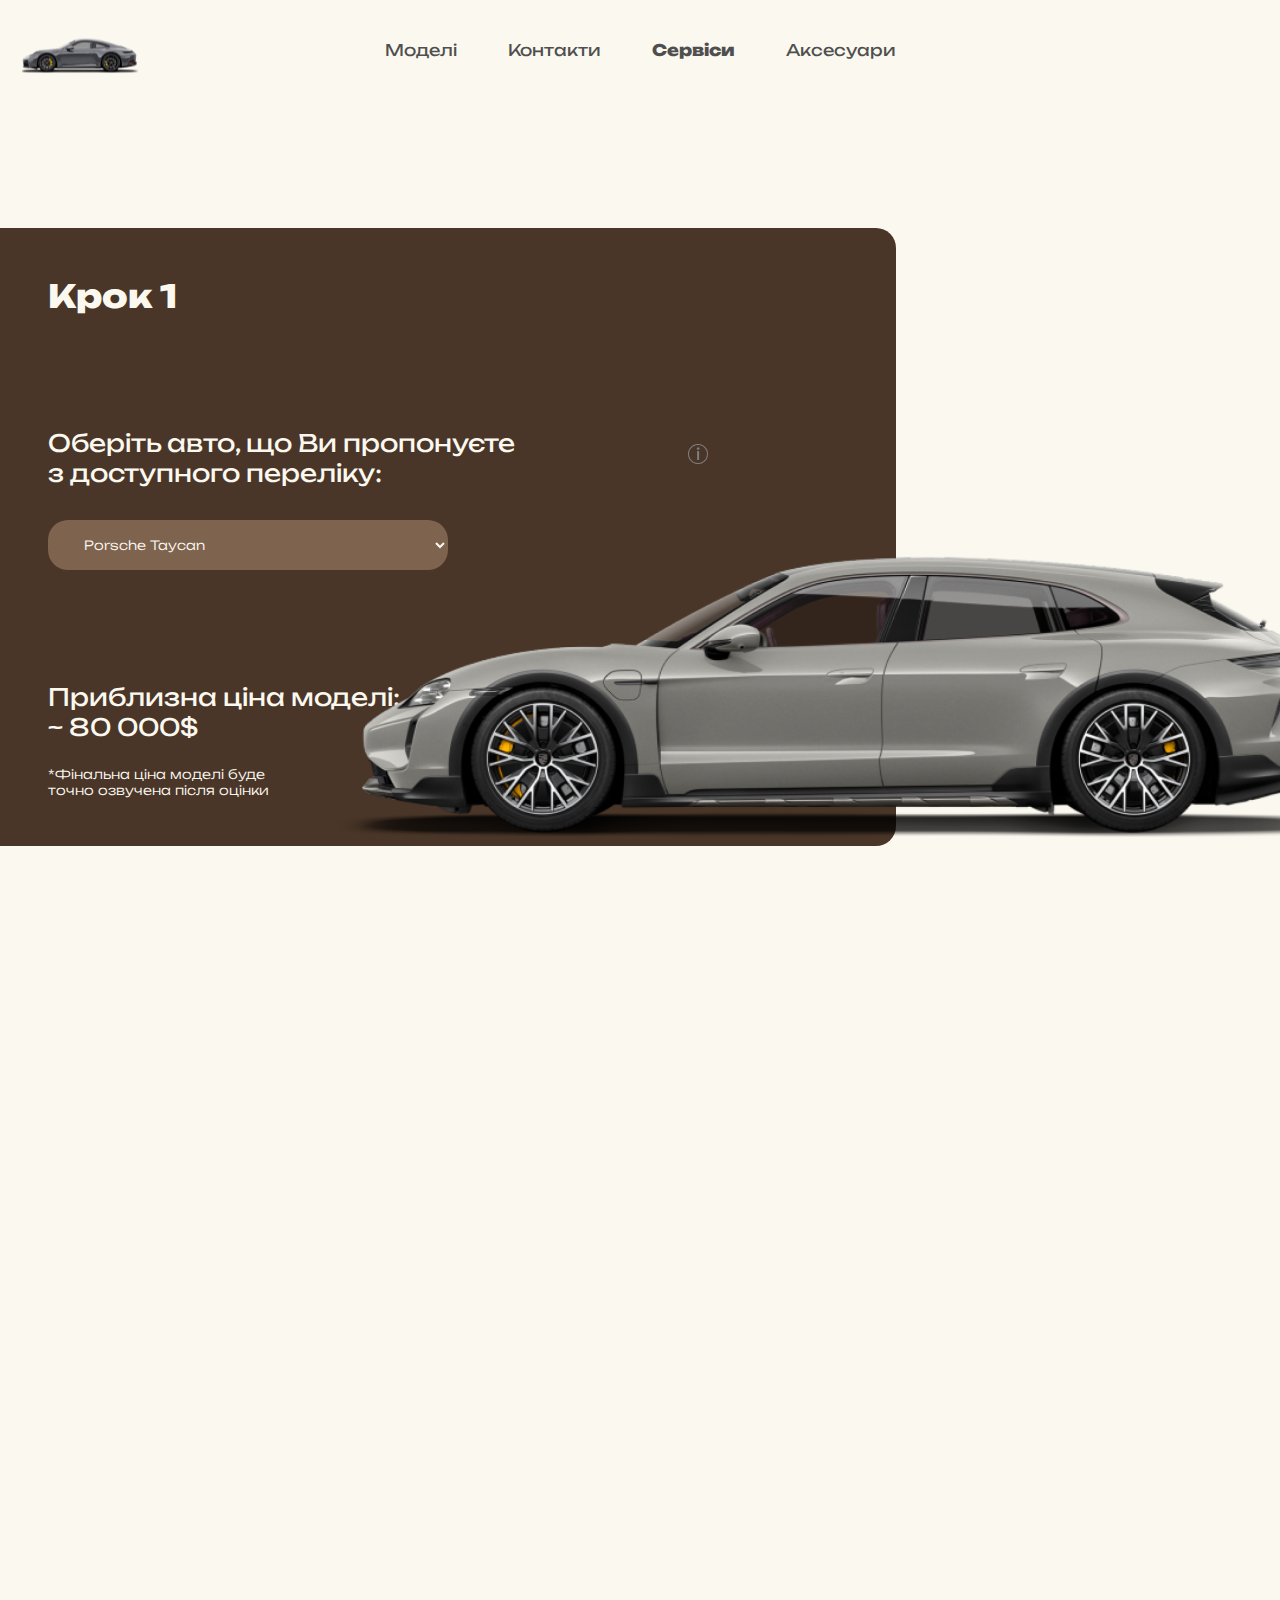
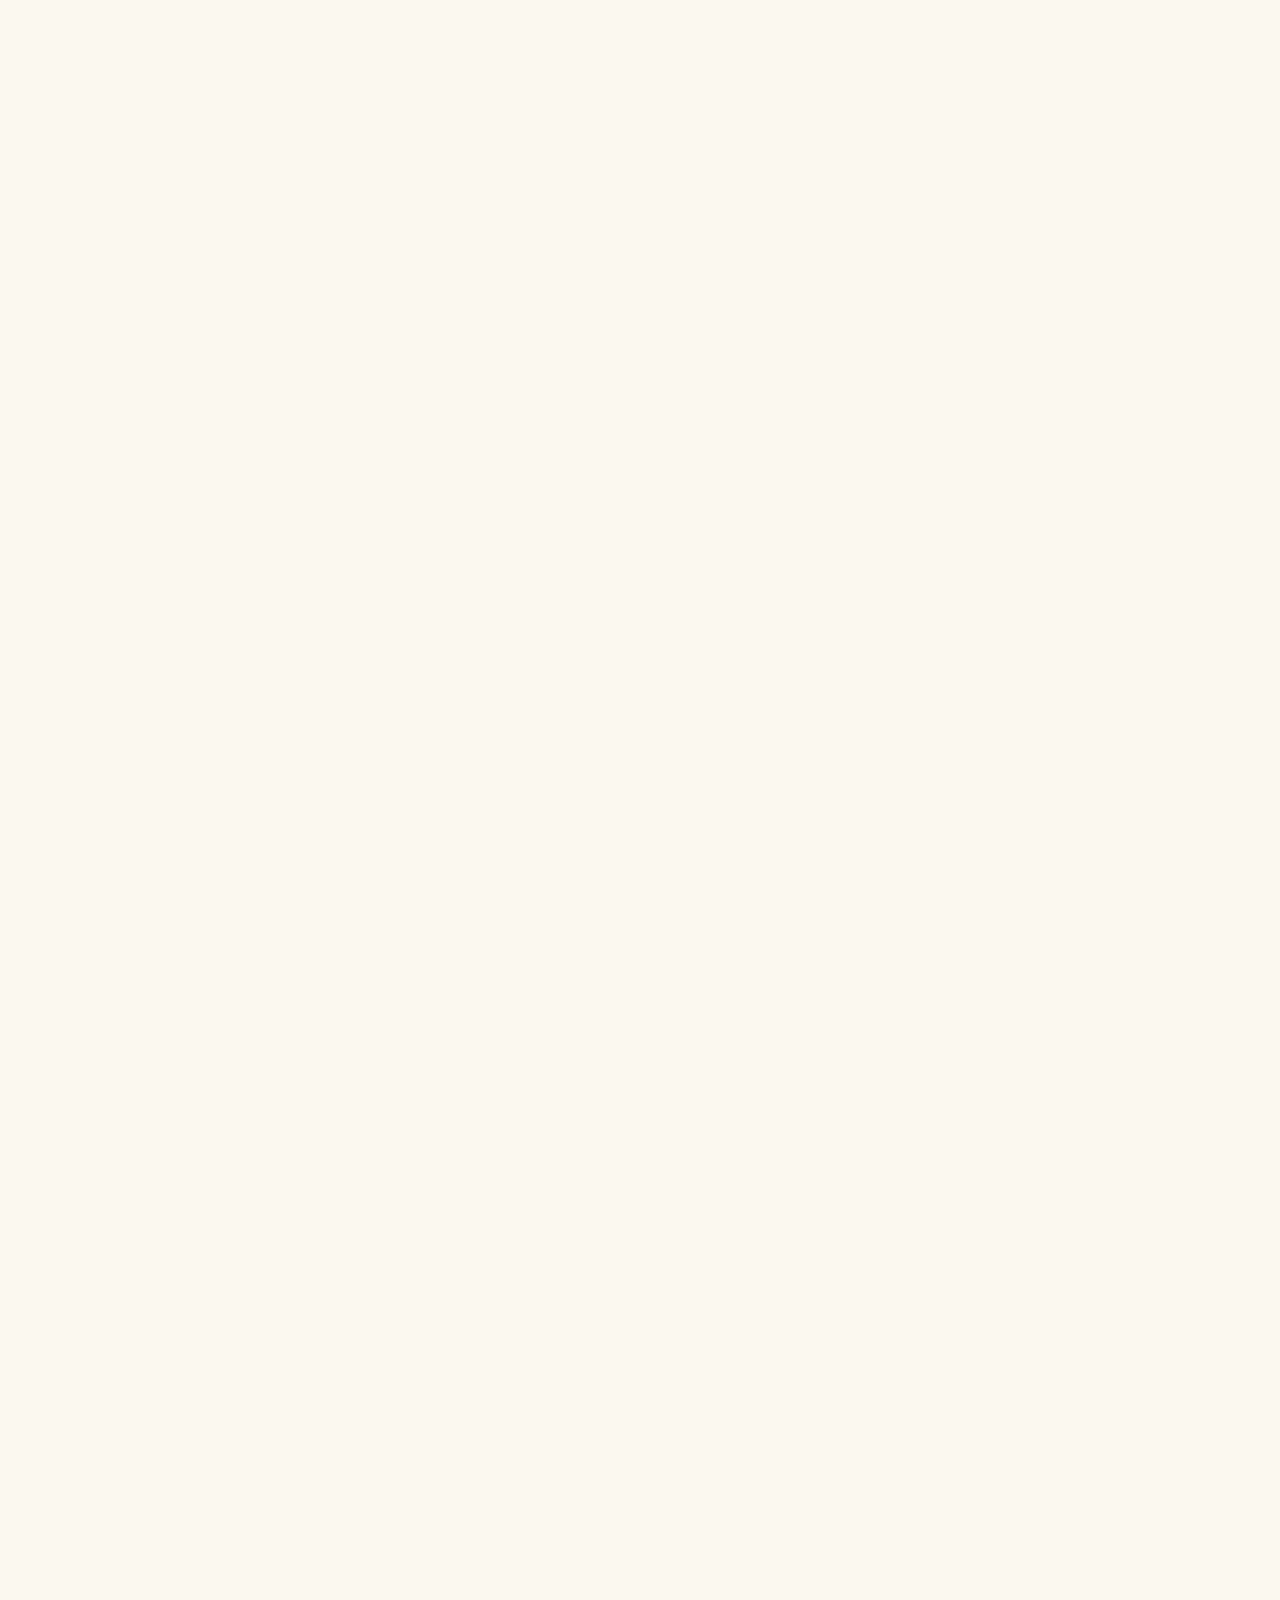
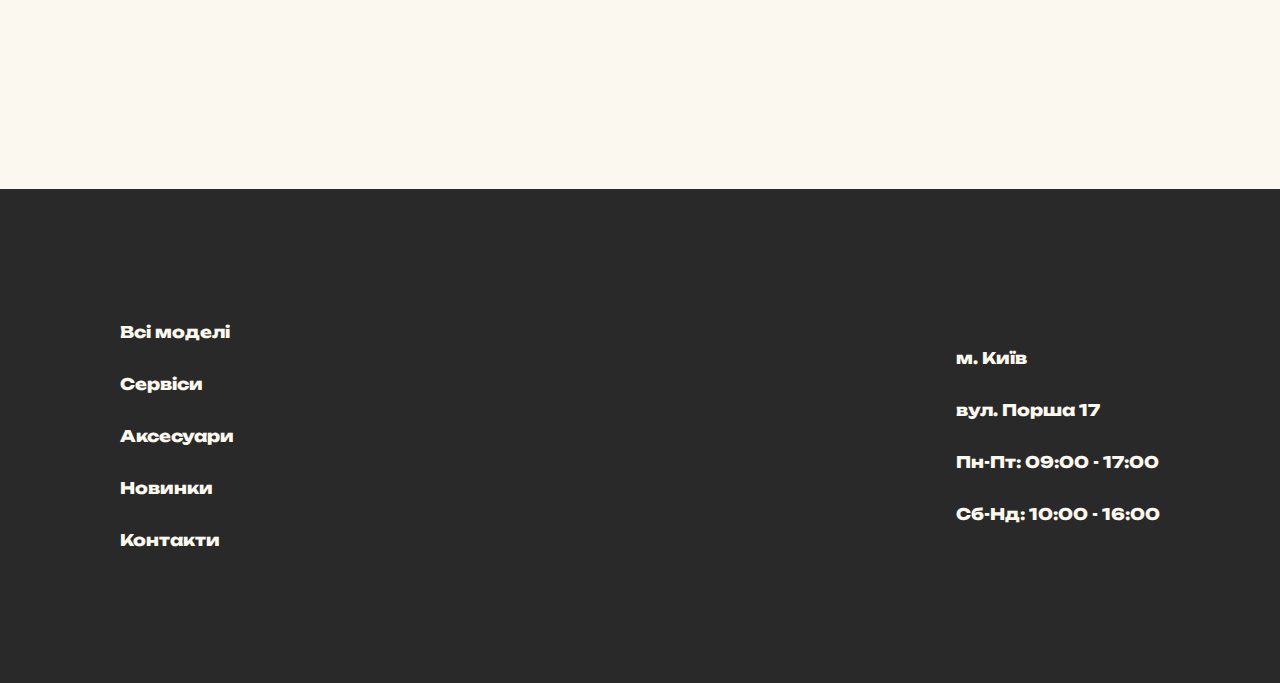
<file: tradeInPage.html>
<!DOCTYPE html>
<html lang="en">
<head>
    <meta charset="UTF-8">
    <meta name="viewport" content="width=device-width, initial-scale=1.0">
    <title>Porsche</title>
    <link rel="preconnect" href="https://fonts.googleapis.com">
    <link rel="preconnect" href="https://fonts.gstatic.com" crossorigin>
    <link href="https://fonts.googleapis.com/css2?family=Unbounded:wght@200..900&display=swap" rel="stylesheet">
    <link rel = "stylesheet" href = "css/stylesTradeIn.css">
</head>
<body>
    <header id = "header">
        <a href="index.html" class="logo">
            <img src="img/General/MainLogo.png" alt="Porsche Logo" class="main-ico">
        </a>
        <nav>
            <ul class="nav-list">
                <li><a href="#" class="navButton" id = "buttonModels">Моделі</a></li>
                    <ul class="subMenu">
                        <li>
                            <a href="models.html?model=taycan">
                                <p>Porsche Taycan</p>
                                <img src = "img/Menu/TaycanMenu.png" alt = "Porsche Taycan">
                            </a>
                        </li>
                        <li>
                            <a href="models.html?model=porsche911">
                                <p>Porsche 911</p>
                                <img src = "img/Menu/Porsche911Menu.png" alt = "Porsche 911">
                            </a>
                        </li>
                        <li>
                            <a href="models.html?model=cayenne">
                                <p>Porsche Cayenne</p>
                                <img src = "img/Menu/CayenneMenu.png" alt = "Porsche Cayenne">
                            </a>
                        </li>
                        <li>
                            <a href="models.html?model=macan">
                                <p>Porsche Macan</p>
                                <img src = "img/Menu/MacanMenu.png" alt = "Porsche Macan">
                            </a>
                        </li>
                        <li>
                            <a href="models.html?model=panamera">
                                <p>Porsche Panamera</p>
                                <img src = "img/Menu/PanameraMenu.png" alt = "Porsche Panamera">
                            </a>
                        </li>
                        <li>
                            <a href = "models.html?model=other">
                            <p>Інші моделі</p>
                            <img src = "img/Menu/OtherCarsMenu.png" alt = "OtherCars">
                            </a>
                        </li>
                    </ul>
                <li><a href="#" class="navButton" id = "buttonContacts">Контакти</a></li>
                    <ul class = "contactsMenu">
                        <li>
                            <h2>Наші контакти</h2>
                            <address>
                                <dl>
                                    <dt>моб. телефон:</dt>
                                    <dd><a href="tel:+12345">+12345</a></dd>
                                    <dt>е-пошта:</dt>
                                    <dd><a href="mailto:porsche@test.ua">porsche@test.ua</a></dd>
                                </dl>
                            </address>
                        </li>
                    
                        <li>
                            <h2>Адреса автосалону</h2>
                            <address>
                                <dl>
                                    <dt>місто:</dt>
                                    <dd>м. Київ</dd>
                                    <dt>вулиця:</dt>
                                    <dd>вул. Порша 17</dd>
                                </dl>
                            </address>
                        </li>

                        <img src = "img/General/FooterImg.png" alt = "porscheImg">
                    </ul>
                <li><a href="servicePage.html" class="navButton" id = "buttonServices">Сервіси</a></li>
                    <ul class = "servicesMenu">
                        <li>
                            <a href = "servicePage.html">Сервісне обслуговування</a>
                        </li>
                        <li>
                            <a href = "modelPage.html#testDrive">Test-Drive в автосалонах Porsche</a>
                        </li>
                        <li>
                            <a href = "modelPage.html#sales">Пропозиції з сервісу</a>
                        </li>
                        <li>
                            <a href = "tradeInPage.html">Trade-In</a>
                        </li>
                    </ul>
                <li><a href="accessoriesPage.html" class="navButton" id = "buttonAccessories">Аксесуари</a></li>
                    <ul class = "accessoriesMenu">
                        <li>
                            <a href = "accessoriesPage.html#brand">Брендовий одяг Porsche</a>
                        </li>
                        <li>
                            <a href = "accessoriesPage.html">Аксесуари для автівок</a>
                        </li>

                        <img src = "img/General/porscheLogo.png" alt = "logo">
                    </ul>
            </ul>
        </nav>
    </header>

    <main>
        <article>
            <section class = "stepBlock">
                <h1>Крок 1</h1>

                <div class = "choiceCar">
                    <h2>Оберіть авто, що Ви пропонуєте<br>з доступного переліку:</h2>
                    <img src = "img/General/informationLogo.png" alt = "informationLogo" id="informationLogo">

                    <div class = "messageInfo" id = "messageInfo">
                        <p>На даний момент, для послуги Trade-In<br>доступні лише моделі Porsche</p>
                    </div>

                    <select id = "selectedCar">
                        <option value = "Taycan">Porsche Taycan</option>
                        <option value = "Panamera">Porsche Panamera</option>
                        <option value = "Porsche 911">Porsche 911</option>
                        <option value = "Cayenne">Porsche Cayenne</option>
                        <option value = "Macan">Porsche Macan</option>
                    </select>
                </div>

                <div class = "price">
                    <h2>Приблизна ціна моделі:<br>~ <span id = "priceValue">80 000</span>$</h2>
                    <p>*Фінальна ціна моделі буде<br>точно озвучена після оцінки</p>
                </div>

                <img src = "img/General/porscheTradeIn.png" alt = "porscheImg" id = "carModelImg">
            </section>

            <section class = "stepBlock">
                <h1>Крок 2</h1>

                <div class = "choiceCar">
                    <h2>Оберіть бажане авто для Trade-In<br>з доступного переліку:</h2>

                    <select id = "selectedCarStep2">
                        <option value = "Taycan">Porsche Taycan</option>
                        <option value = "Panamera">Porsche Panamera</option>
                        <option value = "Porsche 911">Porsche 911</option>
                        <option value = "Cayenne">Porsche Cayenne</option>
                        <option value = "Macan">Porsche Macan</option>
                    </select>
                </div>

                <div class = "price">
                    <h2>Приблизна доплата при Trade-In:<br>~ <span id = "priceValueStep2">80 000</span>$</h2>
                    <p>*Фінальна ціна моделі буде<br>точно озвучена після оцінки</p>
                </div>

                <img src = "img/General/porscheTradeIn2.png" alt = "porscheImg" id = "carModelImgStep2">
            </section>

            <section class = "stepBlock">
                <h1>Крок 3</h1>

                <div class = "choiceCar">
                    <p>Для фінальної оцінки Вашого авто<br>потрібно зв‘язатися з менеджером</p>
                    <h2>Заповніть заявку нижче</h2>

                    <ul>
                        <li>
                            <label>ім‘я</label>
                            <input type = "text" id = "nameInput">
                        </li>

                        <li>
                            <label>бажана дата</label>
                            <input type = "date" id = "dateInput">
                        </li>

                        <li>
                            <label>бажаний автосалон</label>
                            <select>
                                <option value = "Kyiv">Київ</option>
                                <option value = "Lviv">Львів</option>
                                <option value = "Odesa">Одеса</option>
                                <option value = "Kharkiv">Харків</option>
                            </select>
                        </li>

                        <li>
                            <label>бажаний час</label>
                            <input type = "time" id = "timeInput">
                        </li>
                    </ul>
                </div>

                <button type = "submit" id = "saveButton">Зберегти</button>

                <img src = "img/General/porscheTradeIn3.png" alt = "porscheImg">
            </section>

            <div class = "successScreen" id = "successScreen">
                <p>Дані успішно збережено!</p>
                <button id = "buttonOK">ok</button>
            </div>
        </article>

        <section class = "generalInfo">
            <img src = "img/General/tradeInText.png" alt = "porscheImg">

            <div class = "text">
                <h2>Trade-In</h2>
                <p>Програма Trade-In від Porsche — це зручний спосіб оновити ваш автомобіль без зайвих турбот. Обміняйте свій старий автомобіль на нову модель Porsche і отримайте вигідну пропозицію з оцінкою вашого транспортного засобу. Наші експерти забезпечать чесну та прозору оцінку, щоб ви могли безперешкодно перейти до своєї нової Porsche, насолоджуючись кожним моментом за кермом.</p>
            </div>
        </section>
    </main>

    <footer>
        <section class = "menuButtons">
            <a href = "#" class = "footerButton">Всі моделі</a>
            <a href = "servicePage.html" class = "footerButton">Сервіси</a>
            <a href = "accessoriesPage.html" class = "footerButton">Аксесуари</a>
            <a href = "modelPage.html#sales" class = "footerButton">Новинки</a>
            <a href = "contactsPage.html" class = "footerButton">Контакти</a>
        </section>

        <img src = "img/General/FooterImg2.png" alt = "footerImg" class = "footerImg">

        <section class = "menuButtons">
            <a href = "contactsPage.html" class = "footerButton">м. Київ</a>
            <a href = "contactsPage.html" class = "footerButton">вул. Порша 17</a>
            <p class = "footerButton">Пн-Пт: 09:00 - 17:00</p>
            <p class = "footerButton">Сб-Нд: 10:00 - 16:00</p>
        </section>
    </footer>

    <script src = "js/scriptTradeIn.js"></script>
</body>
</html>
</file>
<file: css/styles.css>
@import url("headerStyles.css");

* {
    margin: 0px;
    padding: 0px;
    box-sizing: border-box;
}

body {
    display: flex;
    flex-direction: column;
    gap: 5rem;
    background-color: #FBF8EF;
}

@media (max-width: 768px) {
    .no-scroll {
        overflow: hidden;
        background-color: rgba(0, 0, 0, 0.5);
        z-index: 1009;
    }
}

/* header - nav */


/* main */

main {
    display: flex;
    flex-direction: column;
    gap: 12.5rem;
}

@media (max-width: 768px) {
    main {
        gap: 8rem;
    }
}

/* article */

:root {
    --font-family: "Unbounded";
    --font-weight-bold: 800;
    --font-weight-regular: 400;
    --font-color: #292929;
}

article {
    position: relative;
}

.articleTxt {
    position: absolute;
    top: 2rem;
    left: 2rem;
    text-decoration: none;
}

@media (max-width: 768px) {
    .articleTxt {
        top: 1rem;
        left: 0.5rem;
    }
}

.articleTxt h1, 
.articleTxt h2 {
    font-family: var(--font-family);
    font-size: 2.5rem;
    font-weight: var(--font-weight-bold);
    color: #FFFFFF; 
    text-shadow: 2px 2px 10px rgba(0, 0, 0, 0.8);
    transition: all 0.5s ease;
}

.articleTxt h2 {
    font-size: 1.75rem;
    font-weight: var(--font-weight-regular);
}

@media (max-width: 768px) {
    .articleTxt h1 {
        font-size: 1rem;
    }

    .articleTxt h2 {
        font-size: 0.8rem;
    }
}

.articleTxt h1:hover,
.articleTxt h2:hover {
    font-weight: 900;
    color: #FFF985;
}


.mainPhoto {
    width: 100%;        
    max-width: 100%;   
    height: 800px;  
    object-fit: cover;   
    display: block;
    transition: all 1s ease-in-out; 
}

@media (max-width: 768px) {
    .mainPhoto {
        width: 100%;
        height: 20rem;
    }
}

.ellipses {
    position: absolute; 
    display: flex;
    gap: 1.5rem;
    justify-content: center; 
    left: 50%;
    transform: translateX(-50%);
    top: 90%;
}

@media (max-width: 768px) {
    .ellipses {
        transform: translateX(-50%) scale(0.5);
    }
}

.ellipseMain {
    width: 20px;         
    height: 20px;         
    border-radius: 50%;  
    box-shadow: 2px 2px 10px rgba(0, 0, 0, 0.5);
    cursor: pointer;   
    transition: transform 0.3s ease, border 0.3s ease; 
}

.ellipseMain:hover {
    transform: scale(1.1); 
}

.ellipseMain.active {
    border: 2px solid #ff0000; 
}

/* blockquote */

.text {
    display: flex;
    flex-direction: column;
    justify-content: center;
    align-items: center;
    gap: 1rem;
    transform: translateY(5rem);
    opacity: 0;
    transition: all 0.3s ease;
}

@media (max-width: 768px) {
    .text {
        padding: 0rem 2rem;
    }
}

.text.visible {
    opacity: 1;
    transform: translateY(0rem);
}

.text p:first-of-type {
    font-family: var(--font-family);
    font-size: 1rem;
    font-weight: 600;
    color: var(--font-color);
}

.text p:nth-of-type(2) {
    font-family: var(--font-family);
    font-size: 1rem;
    font-weight: var(--font-weight-regular);
    color: var(--font-color);
    text-align: center;
    max-width: 600px;
}

@media (max-width: 768px) {
    .text p:first-of-type {
        font-size: 0.8rem;
        text-align: center;
    }

    .text p:last-of-type {
        font-size: 0.5rem;
    }
}

/* cars */

.cars {
    display: flex;
    flex-direction: column;
    gap: 10rem;
}

.cars img {
    box-shadow: 2px 0px 15px rgba(0, 0, 0, 0.5);
    transition: all 0.3s ease;
    width: 50%;
    height: auto;
}

.cars img:hover {
    scale: 1.05;
}

/* car to left */

.carToLeft {
    display: flex;
    flex-direction: row;
    gap: 2.5rem;
}

@media (max-width: 768px) {
    .carToLeft {
        flex-direction: column;
        gap: 0rem;
    }
} 

.carToLeft img {
    border-top-right-radius: 20px;
    border-bottom-right-radius: 20px;
}

@media (max-width: 768px) {
    .carToLeft img {
        object-fit: cover;
        width: 100%;
        height: 20rem;
        border-radius: 0px;
    }
}

.infoPrice {
    display: flex;
    flex-direction: column;
    justify-content: space-around;
}

@media (max-width: 768px) {
    .infoPrice {
        order: 2;
        padding-left: 1rem;
        gap: 3rem;
    }

    .carToRight .infoPrice {
        padding-right: 1rem;
    }
}

.carInfo {
    display: flex;
    flex-direction: column;
    gap: 1rem;
}

@media (max-width: 768px) {
    .carInfo {
        gap: 0rem;
    }
}

.carInfo a.headerOfCar {
    text-decoration: none;
    font-family: var(--font-family);
    font-size: 2rem;
    font-weight: var(--font-weight-bold);
    color: var(--font-color);
    transition: all 0.5s ease;
}

@media (max-width: 768px) {
    .carInfo a.headerOfCar {
        transform: translateY(-3rem);
        font-size: 1.5rem;
        color: #FBF8EF;
        text-shadow: 2px 2px 10px rgba(0, 0, 0, 0.5);
    }
}

.carInfo a.headerOfCar:hover {
    color: #4F4F4F;
}

.infoList {
    list-style: none;
    display: flex;
    flex-direction: column;
    gap: 2rem;
}

.carInfo .infoList a {
    text-decoration: none;
    font-family: var(--font-family);
    font-size: 1rem;
    font-weight: var(--font-weight-regular);
    color: var(--font-color);
    transition: all 0.5s ease;
}

.infoList a:hover {
    color: #4F4F4F;
    font-weight: var(--font-weight-bold);
}

@media (max-width: 768px) {
    .carInfo .infoList a {
        font-size: 0.8rem;
    }
}

.carPrice {
    display: flex;
    flex-direction: column;
    gap: 0.75rem;
    user-select: none;
}

.carPrice h2, h3 {
    font-family: var(--font-family);
    font-size: 1rem;
    font-weight: var(--font-weight-regular);
    color: var(--font-color)
}

.carPrice h2 {
    font-size: 2rem;
    font-weight: var(--font-weight-bold);
}

@media (max-width: 768px) {
    .carPrice h2 {
        font-size: 1.5rem;
    }
}

/* car to right */

.carToRight {
    display: flex;
    flex-direction: row;
    justify-content: flex-end;
    gap: 2.5rem;
}

@media (max-width: 768px) {
    .carToRight{
        flex-direction: column;
        gap: 0rem;
    }
} 

.carToRight img {
    border-top-left-radius: 20px;
    border-bottom-left-radius: 20px;
}

@media (max-width: 768px) {
    .carToRight img {
        order: 1;
        object-fit: cover;
        width: 100%;
        height: 20rem;
        border-radius: 0px;
    }
}

.carToRight .infoButton,
.carToRight .carPrice h2, 
.carToRight .carPrice h3 {
    display: flex;
    justify-content: flex-end;
}


/* preFooter */

.preFooter {
    position: relative;
}

.preFooter img {
    width: 100%;
    height: auto;
}

@media (max-width: 768px) {
    .preFooter img {
        height: 20rem;
        object-fit: cover;
    }
}

.preFooter a {
    position: absolute;
    bottom: 20px;
    left: 20px;
    text-decoration: none;
    font-family: var(--font-family);
    font-size: 2.5rem;
    font-weight: var(--font-weight-bold);
    color: #C7C7C7;
    transition: all 0.3s ease;
}

.preFooter a:hover {
    transform: scale(1.05);
    color: #FFF3D0;
}

@media (max-width: 768px) {
    .preFooter a {
        font-size: 2rem;
        color: #FFFFFF;
        text-shadow: 2px 2px 10px rgba(0, 0, 0, 0.5);
    }
}

/* footer */

footer {
    display: flex;
    flex-direction: row;
    justify-content: space-between;
    align-items: center;
    background-color: #292929;
    padding: 7.5rem 7.5rem;
    overflow: hidden;
}

@media (max-width: 768px) {
    footer {
        padding: 2rem 2.5rem;
        flex-direction: column;
        justify-content: center;
        gap: 3rem;
    }
}

footer img {
    width: 100%; 
    height: auto; 
    max-width: 50%; 
    display: block;
    opacity: 0;
    transform: translateX(50rem);
    transition: all 0.8s ease;
}

@media (max-width: 768px) {
    footer img {
        transform: translateX(0rem);
    }
}

footer img.visible {
    opacity: 1;
    transform: translateX(0rem);
}

.menuButtons {
    display: flex;
    flex-direction: column;
    gap: 2rem;
}

@media (max-width: 768px) {
    .menuButtons {
        gap: 1.5rem;
    }

    .menuButtons:nth-child(1),
    .menuButtons:nth-child(3) {
        align-items: center;
    }
}

.footerButton {
    text-decoration: none;
    font-family: var(--font-family);
    font-size: 1rem;
    font-weight: var(--font-weight-bold);
    color: #FBF8EF;
    transition: all 0.3s ease-in-out;
}

.menuButtons:nth-of-type(1) .footerButton:hover {
    transform: scale(1.05);
    color: #FFF3D0;
}

@media (max-width: 768px) {
    .footerButton {
        font-size: 0.8rem;
    }
}
</file>
<file: css/stylesAccessories.css>
@import url("headerStyles.css");

* {
    margin: 0px;
    padding: 0px;
    box-sizing: border-box;
}

html {
    scroll-behavior: smooth; 
}

body {
    display: flex;
    flex-direction: column;
    gap: 8rem;
    background-color: #FBF8EF;
}

@media (max-width: 768px) {
    body {
        gap: 6rem;
    }

    .no-scroll {
        overflow: hidden;
        background-color: rgba(0, 0, 0, 0.5);
        z-index: 1009;
    }
}

/* header - nav */

.nav-list > li:nth-of-type(4) > .navButton {
    font-weight: var(--font-weight-bold);
}

/* main */

main {
    display: flex;
    flex-direction: column;
    gap: 12rem;
    margin-bottom: 10rem;
}

@media (max-width: 768px) {
    main {
        gap: 8rem;
    }
}

/* article */

:root {
    --font-family: "Unbounded";
    --font-weight-bold: 800;
    --font-weight-regular: 400;
    --font-color: #292929;
}

article {
    display: flex;
    flex-direction: column;
    align-items: center;
    gap: 10rem;
}

article img {
    width: 100%;
    height: auto;
}

@media (max-width: 768px) {
    article img {
        width: 100%;
        height: 20rem;
        object-fit: cover;
    }
}

article .accessoriesHeader {
    display: flex;
    flex-direction: column;
    align-items: center;
    gap: 1rem;
    font-family: var(--font-family);
}

article .accessoriesHeader h1 {
    font-size: 1.5rem;
    font-weight: 300;
}

article .accessoriesHeader h2 {
    font-size: 1.8rem;
    font-weight: var(--font-weight-bold);
}

@media (max-width: 768px) {
    article .accessoriesHeader h1,
    article .accessoriesHeader h2 {
        font-size: 1rem;
        text-align: center;
    }
}

/* carAccessories */

.carAccessories {
    display: flex;
    flex-direction: column;
    gap: 6rem;
    padding: 0rem 4rem;
}

@media (max-width: 768px) {
    .carAccessories {
        padding: 0rem 1rem;
    }
}

.accessoriesCarBlock {
    display: flex;
    opacity: 0;
    transform: translateY(10rem);
    transition: all 0.3s ease;
}

.accessoriesCarBlock.visible {
    opacity: 1;
    transform: translateY(0rem);
}

@media (max-width: 768px) {
    .accessoriesCarBlock {
        flex-direction: column;
    }
}

.accessoriesCarBlock img {
    width: 60%;
    height: auto;
    box-shadow: 2px 2px 10px rgba(0, 0, 0, 0.5);
}

@media (max-width: 768px) {
    .accessoriesCarBlock img {
        width: 100%;
    }
}

.carBlockText {
    background-color: #493628;
    border-top-right-radius: 20px;
    border-bottom-right-radius: 20px;
    padding: 2rem 3rem;
    width: 20%;
    height: auto;
    box-shadow: 2px 2px 10px rgba(0, 0, 0, 0.5);
}

@media (max-width: 768px) {
    .carBlockText {
        border-radius: 0px;
        border-bottom-right-radius: 20px;
        border-bottom-left-radius: 20px;
        width: 100%;
        padding: 1.5rem 1rem;
    }
}

.carBlockText details {
    font-family: var(--font-family);
    font-size: 1rem;
    font-weight: 300;
    color: #FBF8EF;
}

.carBlockText details summary {
    font-size: 1.5rem;
    font-weight: var(--font-weight-bold);
    margin-bottom: 1rem;
}

@media (max-width: 768px) {
    .carBlockText details {
        font-size: 0.8rem;
    }

    .carBlockText details summary {
        font-size: 1rem;
    }
}

.configuratorButton {
    display: flex;
    flex-direction: column;
    align-items: center;
    gap: 1rem;
    font-family: var(--font-family);
}

.configuratorButton h3 {
    font-size: 1.5rem;
    font-weight: 300;
}

.configuratorButton button {
    background-color: #7E634F;
    padding: 1rem 2rem;
    border-radius: 20px;
    font-family: var(--font-family);
    font-size: 1.5rem;
    font-weight: var(--font-weight-regular);
    color: #FBF8EF;
    border: none;
}

@media (max-width: 768px) {
    .configuratorButton h3 {
        font-size: 1rem;
    }

    .configuratorButton button {
        font-size: 1rem;
    }
}

/* question */

.porscheQuestion {
    display: flex;
    align-items: center;
    gap: 3rem;
}

@media (max-width: 768px) {
    .porscheQuestion {
        flex-direction: column;
        gap: 0rem;
    }
}

.porscheQuestion img {
    width: 70%;
    height: auto;
    opacity: 0;
    transform: translateY(10rem);
    transition: all 0.3s ease;
}

.porscheQuestion img.visible {
    opacity: 1;
    transform: translateY(0rem);
}

@media (max-width: 768px) {
    .porscheQuestion img {
        width: 100%;
        height: 20rem;
        object-fit: cover;
    }
}

.porscheQuestion .questionText {
    width: 20%;
    height: auto;
    display: flex;
    flex-direction: column;
    gap: 1rem;
    font-family: var(--font-family);
    opacity: 0;
    transform: translateY(10rem);
    transition: all 0.3s ease;
}

.porscheQuestion .questionText.visible {
    opacity: 1;
    transform: translateY(0rem);
}

@media (max-width: 768px) {
    .porscheQuestion .questionText {
        width: 100%;
        padding: 0rem 1rem;
    }
}

.porscheQuestion .questionText h3 {
    font-size: 1.5rem;
    font-weight: var(--font-weight-bold);
    color: #4F4F4F;
}

.porscheQuestion .questionText p {
    font-size: 1rem;
    font-weight: var(--font-weight-regular);
    color: #4F4F4F;
}

@media (max-width: 768px) {
    .porscheQuestion .questionText h3 {
        color: #FBF8EF;
        transform: translateY(-3rem);
    }

    .porscheQuestion .questionText p {
        transform: translateY(-2rem);
    }
}

/* brandAccessories */

.accessoriesBrandHeader {
    display: flex;
    flex-direction: column;
    align-items: center;
    font-family: var(--font-family);
}

.accessoriesBrandHeader h3 {
    font-size: 1.5rem;
    font-weight: 300;
}

.accessoriesBrandHeader h4 {
    font-size: 1.8rem;
    font-weight: var(--font-weight-bold);
}

@media (max-width: 768px) {
    .accessoriesBrandHeader h3,
    .accessoriesBrandHeader h4 {
        font-size: 1rem;
    }
}

.accessoriesBrand {
    background-color: #493628;
    padding: 4rem 7rem 8rem;
    display: flex;
    align-items: center;
    gap: 4rem;
}

@media (max-width: 768px) {
    .accessoriesBrand {
        padding: 3rem 1.5rem;
        flex-direction: column;
        overflow: hidden;
    }
}

.accessoriesBrand img {
    border-radius: 20px;
    width: 70%;
    box-shadow: 2px 2px 10px rgba(0, 0, 0, 0.5);
    opacity: 0;
    transform: translateX(-20rem);
    transition: all 0.3s ease;
}

.accessoriesBrand img.visible {
    opacity: 1;
    transform: translateX(0rem);
}

@media (max-width: 768px) {
    .accessoriesBrand img {
        width: 100%;
        transform: translateX(-10rem);
    }
}

.brandBlockText {
    display: flex;
    flex-direction: column;
    gap: 1rem;
    font-family: var(--font-family);
    opacity: 0;
    transform: translateX(20rem);
    transition: all 0.3s ease;
}

.brandBlockText.visible {
    opacity: 1;
    transform: translateY(0rem);
}

@media (max-width: 768px) {
    .brandBlockText {
        transform: translateX(10rem);
    }
}

.brandBlockText h5 {
    font-size: 1.5rem;
    font-weight: var(--font-weight-bold);
    color: #FBF8EF;
}

.brandBlockText p {
    font-size: 1rem;
    font-weight: var(--font-weight-regular);
    color: #FBF8EF;
    width: 80%;
}

@media (max-width: 768px) {
    .brandBlockText h5 {
        font-size: 1rem;
    }

    .brandBlockText p {
        font-size: 0.8rem;
        width: 100%;
    }
}

/* footer */

footer {
    display: flex;
    flex-direction: row;
    justify-content: space-between;
    align-items: center;
    background-color: #292929;
    padding: 7.5rem 7.5rem;
    overflow: hidden;
}

@media (max-width: 768px) {
    footer {
        padding: 2rem 2.5rem;
        flex-direction: column;
        justify-content: center;
        gap: 3rem;
    }
}

footer img {
    width: 100%; 
    height: auto; 
    max-width: 50%; 
    display: block;
    opacity: 0;
    transform: translateX(50rem);
    transition: all 0.8s ease;
}

footer img.visible {
    opacity: 1;
    transform: translateX(0rem);
}

@media (max-width: 768px) {
    footer img {
        transform: translateX(0rem);
    }
}

.menuButtons {
    display: flex;
    flex-direction: column;
    gap: 2rem;
}

@media (max-width: 768px) {
    .menuButtons {
        gap: 1.5rem;
    }

    .menuButtons:nth-child(1),
    .menuButtons:nth-child(3) {
        align-items: center;
    }
}

.footerButton {
    text-decoration: none;
    font-family: var(--font-family);
    font-size: 1rem;
    font-weight: var(--font-weight-bold);
    color: #FBF8EF;
    transition: all 0.3s ease-in-out;
}

.menuButtons:nth-of-type(1) .footerButton:hover {
    transform: scale(1.05);
    color: #FFF3D0;
}

@media (max-width: 768px) {
    .footerButton {
        font-size: 0.8rem;
    }
}
</file>
<file: css/stylesConfigurator.css>
* {
    margin: 0px;
    padding: 0px;
    box-sizing: border-box;
}

html {
    scroll-behavior: smooth; 
}

body {
    display: flex;
    flex-direction: column;
    gap: 8rem;
    background-color: #FBF8EF;
}

@media (max-width: 768px) {
    body {
        gap: 5rem;
    }
}

:root {
    --font-family: "Unbounded";
    --font-weight-bold: 800;
    --font-weight-regular: 400;
    --font-color: #292929;
}

/* header */

header {
    display: flex;
    flex-direction: row;
    justify-content: center;
    align-items: center;
    position: relative;
    margin: 40px 10px;
}

@media (max-width: 768px) {
    header {
        flex-direction: column;
        margin: 0px;
        padding: 1rem 2rem;
    }
}

header .logo {
    position: absolute;
    left: 10px; 
    top: 50%;
    transform: translateY(-50%); 
}

@media (max-width: 768px) {
    header .logo {
        position: relative;
    }
}

header h1 {
   font-family: var(--font-family);
   font-size: 1.5rem;
   font-weight: var(--font-weight-bold);
   color: var(--font-color); 
}

@media (max-width: 768px) {
    header h1 {
        font-size: 1rem;
    }
}

/* main */

main {
    display: flex;
    gap: 10rem;
    flex-direction: column;
    justify-content: center;
    margin-bottom: 16rem;
}

/* article */

article {
    display: flex;
    flex-wrap: wrap;
    gap: 5rem;
    background-color: #4B4B4B;
    padding: 2rem 3rem 10rem;
}

@media (max-width: 768px) {
    article {
        padding: 4rem 1rem;
        display: flex;
        flex-direction: column;
    }
}

.imgNameModel {
    display: flex;
    flex-direction: column;
    flex: 1;
    gap: 10rem;
    width: 70%;
    padding: 3rem 0rem;
}

@media (max-width: 768px) {
    .imgNameModel {
        width: 90%;
        gap: 4rem;
        padding: 0rem;
    }
}

.imgNameModel h2 {
    font-family: var(--font-family);
    font-size: 1rem;
    font-weight: 200;
    color: #FBF8EF;
}

.imgNameModel img {
    width: 100%;
    height: auto;
    transform: translateX(-5rem);
    transition: 0.8s all ease;
    opacity: 0;
}

.imgNameModel img.visible {
    transform: translateX(0rem);
    opacity: 1;
}

@media (max-width: 768px) {
    .imgNameModel h2 {
        font-size: 0.7rem;
    }
}

.generalMenu {
    display: flex;
    flex-direction: column;
    flex: 1;
    padding: 3% 2%;
    background-color: #FBF8EF;
    border-radius: 20px;
    font-family: var(--font-family);
    max-width: 30%;
    max-height: 40rem;
    overflow-y: hidden;
}

.generalMenu:hover {
    overflow-y: auto;
}

@media (max-width: 768px) {
    .generalMenu {
        max-width: 100%;
        max-height: 25rem;
        padding: 10% 10%;
    }
}

/* colors */

.menuContainer {
    /*display: none*/
    display: none;
    flex-direction: column;
    gap: 5rem;
}

.menuContainer:nth-of-type(1) {
    display: flex;
}

@media (max-width: 768px) {
    .menuContainer {
        gap: 3rem;
    }
}

/*
.menuContainer.activity {
    display: flex;
}
*/

.choiceContainer {
    display: flex;
    flex-direction: column;
    gap: 4rem;
}

.choiceType {
    display: flex;
    flex-direction: column;
    gap: 2rem;
    padding: 0rem 1rem;
}

.choiceType ul {
    list-style: none;
    display: grid;
    grid-template-columns: repeat(2, 1fr);
    gap: 2rem;
}

.choiceType ul li {
    display: flex;
    flex-direction: column;
    gap: 0.5rem;
    box-sizing: border-box;
    padding: 0.5rem;
    transition: all 0.3s ease;
}

.choiceType ul p {
    font-size: 0.8rem;
    font-weight: 300;
    padding: 0rem 1rem;
}

.choiceType button {
    width: 100%;
    height: 3rem;
    border-radius: 20px;
    box-shadow: 2px 3px 5px rgba(0, 0, 0, 0.2);
    border: none;
}

@media (max-width: 768px) {
    .choiceType {
        padding: 0rem;
    }

    .choiceType ul p {
        font-size: 0.7rem;
    }
}

/* setColors to buttons */

.choiceType ul:nth-of-type(1) li input {
    width: 100%;
    height: 3rem;
    border-radius: 20px;
}

.color li button[data-model = "white"] {
    background-color: #DBDBDB; 
}

.color li button[data-model = "black"] {
    background-color: #1C1C1C;
}

.color li button[data-model = "dark-blue"] {
    background-color: #003556;
}

.color li button[data-model = "red"] {
    background-color: #930002;
}

.color li button[data-model = "green"] {
    background-color: #A4C4B8; 
}

.color li button[data-model = "yellow"] {
    background-color: #CED27B;
}

.color li button[data-model = "guards-red"] {
    background-color: #CC0133;
}

.color li button[data-model = "gentian-blue"] {
    background-color: #01194B;
}

.color li button[data-model = "brown-white"] {
    background: linear-gradient(to right, #FFFFFF 50%, #493628 50%);
}

.color li button[data-model = "brown-black"] {
    background: linear-gradient(to right, #1C1C1C 50%, #493628 50%);
}

.color li button[data-model = "dark-blue - gray"] {
    background: linear-gradient(to right, #003556 50%, #3E3E3E 50%);
}

.color li button[data-model = "red-gray"] {
    background: linear-gradient(to right, #930002 50%, #3E3E3E 50%);
}

/* wheels */

.wheelsType li {
    height: 100%;
}

.wheelsType li button {
    height: 100%;
    display: flex;
    flex-direction: column;
    justify-content: space-between;
    background-color: #4B4B4B;
    padding: 2rem 1rem;
}

.wheelsType li img { 
    width: 100%;
    height: auto;
}

.wheelsType li p {
    color: #FBF8EF;
}

/* navMenu */

.navMenu {
    display: flex;
    justify-content: space-between;
    align-items: center;
    background-color: #FBF8EF;
    border-radius: 20px;
    width: 100%;
    margin: 0rem 2rem;
    padding: 1rem 2rem;
}

.navMenu ul {
    list-style: none;
    display: flex;
    gap: 3rem;
    width: 70%;
    overflow-x: auto;
}

.navMenu ul li button {
    font-family: var(--font-family);
    font-size: 1rem;
    font-weight: 600;
    text-decoration: underline;
    border: none;
    cursor: pointer;
}

@media (max-width: 768px) {
    .navMenu {
        margin: 0rem;
        padding: 1rem 1rem;
    }

    .navMenu ul {
        gap: 1rem;
        width: 50%;
        overflow-x: auto;
        -webkit-overflow-scrolling: touch;
        padding-bottom: 1rem;
        flex-wrap: nowrap;
    }

    .navMenu ul li button {
        font-size: 0.7rem;
    }
}

.priceNav {
    display: flex;
    gap: 2rem;
    align-items: center;
}

.priceNav p {
    font-family: var(--font-family);
    font-size: 1.5rem;
    font-weight: var(--font-weight-bold);
}

.priceNav button {
    padding: 1.5rem 3rem;
    border-radius: 20px;
    background-color: #D9D9D9;
    border: none;
}

@media (max-width: 768px) {
    .priceNav {
        gap: 0.5rem;
    }

    .priceNav p {
        font-size: 1rem;
    }

    .priceNav button {
        padding: 0.5rem 0.8rem;
    }

    .priceNav button img {
        width: 0.8rem;
        height: auto;
    }
}

.buttonActive {
    position: absolute;
    top: 50%;
    left: 50%;
    transform: translate(-50%, -50%);
    background-color: rgba(0, 0, 0, 0.5);
    display: flex;
    flex-direction: column;
    align-items: center;
    gap: 1rem;
    width: 20%;
    background-color: #FBF8EF;
    border-radius: 20px;
    padding: 1rem 0.5rem;
    visibility: hidden;
}

.buttonActive p {
    font-size: 1rem;
    font-weight: var(--font-weight-regular);
    text-align: center;
}

.buttonActive input {
    font-family: var(--font-family);
    font-size: 1rem;
    border-radius: 20px;
    border: none;
    box-shadow: 2px 3px 5px rgba(0, 0, 0, 0.4);
    padding: 0.3rem;
}

/* headerResult */

.headerResult {
    display: flex;
    gap: 8rem;
    flex-direction: column;
    align-items: center;
}

@media (max-width: 768px) {
    .headerResult img {
        width: 100%;
    }
}

.headerText {
    display: flex;
    gap: 2rem;
    flex-direction: column;
    align-items: center;
}

.headerText p,
.headerText h4 {
    font-family: var(--font-family);
    font-size: 2rem;
    font-weight: 200;
}

.headerText h4 {
    font-weight: var(--font-weight-bold);
}

@media(max-width: 768px) {
    .headerText p {
        font-size: 1rem;
    }

    .headerText h4 {
        font-size: 1.2rem;
    }
}

/* resultSection */

.resultSection {
    display: flex;
    flex-direction: column;
    align-items: center;
    gap: 12rem;
}

.finalCheckSection {
    display: flex;
    gap: 6rem;
    justify-content: center;
}

.finalCheckSection p {
    font-family: var(--font-family);
    font-size: 1rem;
    font-weight: var(--font-weight-regular);
    opacity: 0;
    transform: translateX(-30rem);
    transition: all 0.8s ease;
}

.finalCheckSection p.visible {
    opacity: 1;
    transform: translateX(0rem);
}

@media (max-width: 768px) {
    .finalCheckSection {
        flex-direction: column;
        align-items: center;
    }

    .finalCheckSection p {
        transform: translateX(-3rem);
    }
}

.resultCheck {
    display: flex;
    flex-direction: column;
    gap: 5rem;
    max-width: 30%;
    padding: 2rem 3rem;
    border-radius: 20px;
    box-shadow: 2px 2px 10px rgba(0, 0, 0, 0.5);
    opacity: 0;
    transform: translateX(30rem);
    transition: all 0.8s ease;
}

.resultCheck.visible {
    transform: translateX(0rem);
    opacity: 1;
}

@media (max-width: 768px) {
    .resultCheck {
        max-width: 100%;
        padding: 2rem 1.5rem;
        transform: translateX(-3rem);
    }
}

.containerCheck {
    display: flex;
    justify-content: space-between;
}

.containerCheck:nth-child(3) p {
    font-weight: var(--font-weight-bold);
}

.detailCheckSection {
    display: flex;
    flex-direction: column;
    align-items: center;
    gap: 8rem;
    width: 80%;
    opacity: 0;
}

.detailCheckSection.active {
    opacity: 1;
}

.detailCheckSection p {
    font-family: var(--font-family);
    font-size: 2rem;
    font-weight: 200;
}

@media (max-width: 768px) {
    .detailCheckSection p {
        font-size: 1rem;
    }
}

.headerItemsCheck {
    display: flex;
    justify-content: space-between;
    align-items: center;
    width: 100%;
}

.headerItemsCheck label {
    font-family: var(--font-family);
    font-size: 1rem;
    font-weight: 200;
}

@media (max-width: 768px) {
    .headerItemsCheck label {
        font-size: 0.7rem;
    }
}

.itemsList {
    display: flex;
    justify-content: space-between;
    align-items: center;
    width: 100%;
}

.itemsList.visible {
    opacity: 1;
    transform: translateY(0rem);
}

.itemsList p {
    font-family: var(--font-family);
    font-size: 1rem;
    font-weight: var(--font-weight-bold);
}

@media (max-width: 768px) {
    .itemsList p {
        font-size: 0.7rem;
    }
}

/* footer */

footer {
    display: flex;
    flex-direction: row;
    justify-content: space-between;
    align-items: center;
    background-color: #292929;
    padding: 7.5rem 7.5rem;
    overflow: hidden;
}

@media (max-width: 768px) {
    footer {
        padding: 2rem 2.5rem;
        flex-direction: column;
        justify-content: center;
        gap: 3rem;
    }
}

footer img {
    width: 100%; 
    height: auto; 
    max-width: 50%; 
    display: block;
    opacity: 0;
    transform: translateX(50rem);
    transition: all 0.8s ease;
}

@media (max-width: 768px) {
    footer img {
        transform: translateX(3rem);
    }
}

footer img.visible {
    opacity: 1;
    transform: translateX(0rem);
}

.menuButtons {
    display: flex;
    flex-direction: column;
    gap: 2rem;
}

@media (max-width: 768px) {
    .menuButtons {
        gap: 1.5rem;
    }

    .menuButtons:nth-child(1),
    .menuButtons:nth-child(3) {
        align-items: center;
    }
}

.footerButton {
    text-decoration: none;
    font-family: var(--font-family);
    font-size: 1rem;
    font-weight: var(--font-weight-bold);
    color: #FBF8EF;
    transition: all 0.3s ease-in-out;
}

.menuButtons:nth-of-type(1) .footerButton:hover {
    transform: scale(1.05);
    color: #FFF3D0;
}

@media (max-width: 768px) {
    .footerButton {
        font-size: 0.8rem;
    }
}
</file>
<file: css/stylesContactsPage.css>
@import url("headerStyles.css");

* {
    margin: 0px;
    padding: 0px;
    box-sizing: border-box;
}

html {
    scroll-behavior: smooth; 
}


body {
    display: flex;
    flex-direction: column;
    gap: 8rem;
    background-color: #FBF8EF;
}

@media (max-width: 768px) {
    body {
        gap: 6rem;
    }

    .no-scroll {
        overflow: hidden;
        background-color: rgba(0, 0, 0, 0.5);
        z-index: 1009;
    }
}

/* header - nav */

.nav-list > li:nth-of-type(2) > .navButton {
    font-weight: var(--font-weight-bold);
}

/* main */

main {
    display: flex;
    flex-direction: column;
    gap: 12rem;
    margin-bottom: 10rem;
}

@media (max-width: 768px) {
    main {
        gap: 8rem;
    }
}

/* article */

:root {
    --font-family: "Unbounded";
    --font-weight-bold: 800;
    --font-weight-regular: 400;
    --font-color: #292929;
}

article {
    display: flex;
    flex-direction: column;
    gap: 10rem;
}

article:nth-child(2) {
    display: flex;
    align-items: flex-end;
    justify-content: flex-start;
}

.generalBlock {
    display: flex;
    flex-direction: column;
    gap: 6rem;
    background-color: #292929;
    border-top-right-radius: 20px;
    border-bottom-right-radius: 20px;
    padding: 3rem;
    width: 80%;
    box-shadow: 2px 2px 10px rgba(0, 0, 0, 0.5);
    position: relative;
}

@media (max-width: 768px) {
    .generalBlock {
        border-radius: 0px;
        width: 100%;
        height: 50rem;
        padding: 3rem 1.5rem;
        overflow: hidden;
    }
}

.generalBlock:nth-child(2) {
    border-radius: 0px;
    border-top-left-radius: 20px;
    border-bottom-left-radius: 20px;
    background-color: #493628;
    margin-left: auto;
}

@media (max-width: 768px) {
    .generalBlock:nth-child(2) {
        border-radius: 0px;
    }
}

.generalBlock h1 {
    font-family: var(--font-family);
    font-size: 1.5rem;
    font-weight: var(--font-weight-bold);
    color: #FFFFFF;
}

@media (max-width: 768px) {
    .generalBlock h1 {
        font-size: 1rem;
    }
}

.generalBlock ul {
    list-style: none;
    display: grid;
    grid-template-columns: repeat(2, 1fr);
    gap: 4rem 0rem;
    width: 50%;
}

@media (max-width: 768px) {
    .generalBlock ul {
        gap: 4rem;
    }
}

.generalBlock:nth-child(2) ul,
.generalBlock:nth-child(2) h1 {
    margin-left: auto;
}

@media (max-width: 768px) {
    .generalBlock:nth-child(2) ul {
        margin-left: 0rem;
    }
}

.generalBlock li {
    display: flex;
    flex-direction: column;
    gap: 4px;
    font-family: var(--font-family);
    font-size: 1.25rem;
    font-weight: var(--font-weight-bold);
    color: #FBF8EF;
}

.generalBlock label {
    font-size: 1rem;
    font-weight: 300;
    opacity: 0.7;
}

@media (max-width: 768px) {
    .generalBlock li {
        font-size: 0.8rem;
    }

    .generalBlock label {
        font-size: 0.5rem;
    }
}

.generalBlock ul select {
    font-family: var(--font-family);
    font-size: 1.25rem;
    font-weight: var(--font-weight-bold);
    color: #493628;
    padding: 4px;
    border-radius: 20px;
    background-color: #FBF8EF;
    width: 60%;
}

@media (max-width: 768px) {
    .generalBlock ul select {
        font-size: 0.8rem;
        width: 100%;
    }
}

.generalBlock .map iframe {
    border-radius: 20px;
}

.generalBlock:nth-child(2) .map {
    margin-left: auto;
}

@media (max-width: 768px) {
    .generalBlock:nth-child(2) .map {
        margin-left: 0rem;
    }
}

.generalBlock img {
    position: absolute;
    bottom: -6rem;
    right: -14rem;
    transform: translateX(20rem);
    opacity: 0;
    transition: all 0.5s ease;
}

.generalBlock img.visible {
    transform: translateX(0rem);
    opacity: 1;
}

.generalBlock:nth-child(2) img {
    bottom: 0rem;
    right: 50rem;
}

@media (max-width: 768px) {
    .generalBlock img {
        width: 40rem;
        height: auto;
        height: auto;
        bottom: -5rem;
        left: -15rem;
    }

    .generalBlock:nth-child(2) img {
        bottom: -3rem;
        right: 5rem;
        width: 40rem;
        height: auto;
    }
}

/* text */

.generalInfo {
    display: flex;
    align-items: center;
    gap: 3rem;
    padding-right: 5rem;
}

@media (max-width: 768px) {
    .generalInfo {
        flex-direction: column;
        padding-right: 0rem;
        gap: 1rem;
    }
}

.generalInfo img {
    width: 60%;
    transform: translateY(5rem);
    opacity: 0;
    transition: all 0.3s ease;
}

.generalInfo img.visible {
    opacity: 1;
    transform: translateY(0rem);
}

@media (max-width: 768px) {
    .generalInfo img {
        height: 20rem;
        width: 100%;
        object-fit: cover;
    }
}

.generalInfo .text {
    display: flex;
    flex-direction: column;
    font-family: var(--font-family);
    font-size: 1rem;
    font-weight: var(--font-weight-bold);
    color: #4F4F4F;
    transform: translateY(10rem);
    opacity: 0;
    transition: all 0.3s ease;
}

.generalInfo .text.visible {
    opacity: 1;
    transform: translateY(0rem);
}

@media (max-width: 768px) {
    .generalInfo .text {
        font-size: 1.5rem;
        color: #FBF8EF;
        padding: 0rem 1.5rem;
        gap: 2rem;
    }

    .generalInfo .text.visible {
        transform: translateY(-5rem);
    }
}

.generalInfo .text p {
    font-size: 0.8rem;
    font-weight: var(--font-weight-regular);
}

@media (max-width: 768px) {
    .generalInfo .text p {
        font-size: 0.5rem;
        color: #4F4F4F;
    }
}

/* footer */

footer {
    display: flex;
    flex-direction: row;
    justify-content: space-between;
    align-items: center;
    background-color: #292929;
    padding: 7.5rem 7.5rem;
    overflow: hidden;
}

@media (max-width: 768px) {
    footer {
        padding: 2rem 2.5rem;
        flex-direction: column;
        justify-content: center;
        gap: 3rem;
    }
}

footer img {
    width: 100%; 
    height: auto; 
    max-width: 50%; 
    display: block;
    opacity: 0;
    transform: translateX(50rem);
    transition: all 0.8s ease;
}

footer img.visible {
    opacity: 1;
    transform: translateX(0rem);
}

@media (max-width: 768px) {
    footer img {
        transform: translateX(0rem);
    }
}

.menuButtons {
    display: flex;
    flex-direction: column;
    gap: 2rem;
}

@media (max-width: 768px) {
    .menuButtons {
        gap: 1.5rem;
    }

    .menuButtons:nth-child(1),
    .menuButtons:nth-child(3) {
        align-items: center;
    }
}

.footerButton {
    text-decoration: none;
    font-family: var(--font-family);
    font-size: 1rem;
    font-weight: var(--font-weight-bold);
    color: #FBF8EF;
    transition: all 0.3s ease-in-out;
}

.menuButtons:nth-of-type(1) .footerButton:hover {
    transform: scale(1.05);
    color: #FFF3D0;
}

@media (max-width: 768px) {
    .footerButton {
        font-size: 0.8rem;
    }
}
</file>
<file: css/stylesLogInPage.css>
* {
    margin: 0px;
    padding: 0px;
    box-sizing: border-box;
}

html {
    scroll-behavior: smooth; 
}

body {
    display: flex;
    flex-direction: column;
    gap: 8rem;
    background-color: #FBF8EF;
}

@media (max-width: 768px) {
    body {
        gap: 5rem;
    }
}

:root {
    --font-family: "Unbounded";
    --font-weight-bold: 800;
    --font-weight-regular: 400;
    --font-color: #292929;
}

/* header */

header {
    display: flex;
    flex-direction: row;
    justify-content: center;
    align-items: center;
    position: relative;
    margin: 40px 10px;
}

@media (max-width: 768px) {
    header {
        flex-direction: column;
        margin: 0px;
        padding: 1rem 2rem;
    }
}

header .logo {
    position: absolute;
    left: 10px; 
    top: 50%;
    transform: translateY(-50%); 
}

@media (max-width: 768px) {
    header .logo {
        position: relative;
    }
}

header h1 {
   font-family: var(--font-family);
   font-size: 1.5rem;
   font-weight: var(--font-weight-bold);
   color: var(--font-color); 
}

@media (max-width: 768px) {
    header h1 {
        font-size: 1rem;
    }
}

/* main */

main {
    display: flex;
    justify-content: center;
    margin-bottom: 16rem;
}

@media (max-width: 768px) {
    main {
        padding: 0rem 1rem;
    }
}

article {
    display: flex;
    flex-direction: column;
    gap: 5rem;
    background-color: #292929;
    border-radius: 20px;
    width: 40%;
    height: 60rem;
    overflow: hidden;
    padding: 8rem 9rem 20rem;
    box-shadow: 2px 2px 10px rgba(0, 0, 0, 0.5);
    position: relative;
    z-index: 1000;
}

@media (max-width: 768px) {
    article {
        padding: 5rem 1rem;
        width: 100%;
    }
}

article button {
    font-family: var(--font-family);
    font-size: 1rem;
    font-weight: var(--font-weight-bold);
    color: #D9D9D9;
    background-color: #292929;
    border: solid 3px #D9D9D9;
    border-radius: 20px;
    padding: 1rem;
    z-index: 1001;
}

article img {
    position: absolute;
    opacity: 0.3;
    bottom: -7rem;
    left: 3rem;
    z-index: 1000;
}

.inputInfo {
    display: flex;
    flex-direction: column;
    gap: 4rem;
}

.labelInput {
    display: flex;
    flex-direction: column;
    gap: 0.5rem;
}

.labelInput label {
    font-family: var(--font-family);
    font-size: 1rem;
    font-weight: var(--font-weight-bold);
    color: #FFFFFF;
    margin-left: 1rem;
}

.labelInput input {
    background-color: #D9D9D9;
    border-radius: 20px;
    padding: 1rem;
    border: none;
}

.registration {
    display: flex;
    flex-direction: column;
    justify-content: center;
    align-items: center;
    gap: 0.5rem;
    z-index: 10001;
}

.registration {
    font-family: var(--font-family);
    font-size: 0.8rem;
    font-weight: var(--font-weight-bold);
    color: #FFFFFF;
    cursor: pointer;
}

.registration p {
    font-size: 0.5rem;
    font-weight: 300;
}

/* registrationMenu */

.registrationMenu {
    position: absolute;
    background-color: #292929;
    border-radius: 20px;
    display: none;
    flex-direction: column;
    gap: 3rem;
    width: 40%;
    height: 60rem;
    overflow: hidden;
    padding: 8rem 9rem 20rem;
    box-shadow: 2px 2px 10px rgba(0, 0, 0, 0.5);
    z-index: 1005;
}

@media (max-width: 768px) {
    .registrationMenu {
        width: 90%;
        padding: 5rem 1rem;
    }
}

.registrationMenu p {
    font-family: var(--font-family);
    font-size: 1.5rem;
    font-weight: var(--font-weight-bold);
    color: #FFFFFF;
    display: flex;
    justify-content: center;
}

.registrationMenu button {
    font-family: var(--font-family);
    font-size: 1rem;
    font-weight: var(--font-weight-bold);
    color: #D9D9D9;
    background-color: #292929;
    border: solid 3px #D9D9D9;
    border-radius: 20px;
    padding: 1rem;
    z-index: 1001;
}

.registrationMenu img {
    position: absolute;
    opacity: 0.3;
    bottom: -7rem;
    left: 3rem;
    z-index: 1000;
}
</file>
<file: css/stylesModelPage.css>
@import url("headerStyles.css");

* {
    margin: 0px;
    padding: 0px;
    box-sizing: border-box;
}

html {
    scroll-behavior: smooth; 
}

body {
    display: flex;
    flex-direction: column;
    gap: 8rem;
    background-color: #FBF8EF;
}

@media (max-width: 768px) {
    .no-scroll {
        overflow: hidden;
        background-color: rgba(0, 0, 0, 0.5);
        z-index: 1009;
    }
}

/* header - nav */



/* main */

main {
    display: flex;
    flex-direction: column;
    gap: 12rem;
    margin-bottom: 10rem;
}

@media (max-width: 768px) {
    main {
        gap: 8rem;
    }
}

/* article */

:root {
    --font-family: "Unbounded";
    --font-weight-bold: 800;
    --font-weight-regular: 400;
    --font-color: #292929;
}

article {
    padding: 3rem 6rem;
    display: flex;
    flex-direction: column;
    gap: 5rem;
    background-color: #493628;
}

@media (max-width: 768px) {
    article {
        padding: 1.5rem 1rem;
    }
}

article img {
    max-width: 100%;  
    height: auto; 
    display: flex;
    justify-content: center;
    transform: scale(0.8);
}

@media (max-width: 768px) {
    article img {
        transform: scale(1);
    }
}

.modelCar {
    font-family: var(--font-family);
    font-size: 2rem;
    font-weight: var(--font-weight-bold);
    color: #FBF8EF;
    display: flex;
    flex-direction: column;
    align-items: center;
}

.modelCar h2 {
    font-size: 1.25rem;
    font-weight: var(--font-weight-regular);
}

.modelCar span {
    font-size: 1rem;
}

@media (max-width: 768px) {
    .modelCar {
        font-size: 1.25rem;
        gap: 0.25rem;
    }

    .modelCar h2 {
        font-size: 1rem;
    }

    .modelCar span {
        font-size: 0.7rem;
    }
}

/* info */

.info {
    display: flex;
    flex-direction: column;
    gap: 8rem;
}

/* detailInfo */

.detailInfo {
    margin-top: 8rem;
    background-color: #FBF8EF;
    border-radius: 20px;
    padding: 1.5rem 2rem;
    text-align: center;
}

@media (max-width: 768px) {
    .detailInfo {
        margin-top: 0rem;
        padding: 1.5rem 2rem;
    }
}

.detailInfo ul {
    display: grid;
    grid-template-columns: repeat(4, 1fr);
    list-style: none;
}

@media (max-width: 768px) {
    .detailInfo ul {
        grid-template-columns: repeat(2, 1fr);
    }
}

.detailInfo li {
    font-family: var(--font-family);
    font-size: 1rem;
    font-weight: var(--font-weight-regular);
    color: #493628;
}

.detailInfo li span {
    font-size: 1.5rem;
    font-weight: var(--font-weight-bold);
}

@media (max-width: 768px) {
    .detailInfo li {
        font-size: 0.8rem;
        width: 8rem;
    }

    .detailInfo li:nth-child(1),
    .detailInfo li:nth-child(2) {
        margin-bottom: 1.5rem;
    }

    .detailInfo li span {
        font-size: 1rem;
    }
}

/* buttons */

.buttons {
    padding: 0rem 9.5rem;
    display: flex;
    justify-content: space-around;
    list-style: none;
}

@media (max-width: 768px) {
    .buttons {
        padding: 0rem 3rem;
        display: grid;
        grid-template-columns: repeat(2, 1fr);
    }
}

.buttons a {
    padding: 1rem 2rem;
    display: flex;
    justify-content: center;
    background-color: #493628;
    border: 5px solid #FBF8EF;
    border-radius: 20px;
    width: 15rem;
    cursor: pointer;
    transition: all 0.3s ease;
}

.buttons a:hover {
    background-color: #FBF8EF;
    color: #493628;
}

@media (max-width: 768px) {
    .buttons a {
        padding: 1.2rem 1rem;
        width: 8rem;
    }

    .buttons a:nth-child(1),
    .buttons a:nth-child(2) {
        margin-bottom: 1.5rem;
    }
}

.buttons a {
    text-decoration: none;
    font-family: var(--font-family);
    font-size: 1rem;
    font-weight: var(--font-weight-regular);
    color: #FBF8EF;
    transition: all 0.3s ease;
}

.buttons li:hover a {
    color: #493628;
}

@media (max-width: 768px) {
    .buttons a {
        font-size: 0.7rem;
    }
}

/* generalInfo */

.generalInfo {
    display: flex;
    gap: 1rem;
    align-items: center;
}

@media (max-width: 768px) {
    .generalInfo {
        flex-direction: column;
    }
}

.generalInfo img {
    max-width: 70%;
    transform: translateY(5rem);
    opacity: 0;
    transition: all 0.3s ease;
}

.generalInfo img.visible {
    opacity: 1;
    transform: translateY(0rem);
}

@media (max-width: 768px) {
    .generalInfo img {
        max-width: 100%;
        object-fit: cover;
        height: 20rem;
    }
}

.generalInfo .text h2, 
.text p {
    font-family: var(--font-family);
    font-size: 1.5rem;
    font-weight: var(--font-weight-bold);
}

.text p {
    width: 80%;
}

.text {
    display: flex;
    flex-direction: column;
    gap: 1rem;
    transform: translateY(10rem);
    opacity: 0;
    transition: all 0.3s ease;
}

@media (max-width: 768px) {
    .text {
        padding: 0rem 1rem;
        gap: 0rem;
    }
}

.text.visible {
    opacity: 1;
    transform: translateY(0rem);
}

.text p {
    font-size: 1rem;
    font-weight: var(--font-weight-regular);
}

@media (max-width: 768px) {
    .text h2 {
        font-size: 1rem;
        transform: translateY(-6rem);
        color: #FBF8EF;
    }

    .text p {
        font-size: 0.7rem;
        transform: translateY(-4rem);
        width: 100%;
    }

    .generalInfo:nth-of-type(5) .text p {
        transform: translateY(-2rem);
    }

    .generalInfo:nth-of-type(5) .text h2 {
        transform: translateY(-4rem);
    }
}

/* testDrive */

.testDrive {
    display: flex;
    flex-direction: column;
    gap: 10rem;
    padding: 0rem 7rem;
}

@media (max-width: 768px) {
    .testDrive {
        padding: 0rem 1rem;
    }
}

.testDrive h2, 
.testDrive h3 {
    display: flex;
    justify-content: center;
    font-family: var(--font-family);
    font-size: 1.5rem;
    font-weight: 200;
}

.testDrive h3 {
    font-size: 2rem;
    font-weight: var(--font-weight-bold);
}

.headerTestDrive {
    display: flex;
    flex-direction: column;
    gap: 4rem;
}

@media (max-width: 768px) {
    .headerTestDrive {
        gap: 1rem;
    }

    .testDrive h2 {
        font-size: 1rem;
    }

    .testDrive h3 {
        font-size: 1.5rem;
    }
}

/* infoTestDrive */

.infoTestDrive {
    display: flex;
    justify-content: space-between;
}

@media (max-width: 768px) {
    .infoTestDrive {
        flex-direction: column;
        gap: 7rem;
    }
}

.infoTestDrive .conditions {
    width: 464px;
}

@media (max-width: 768px) {
    .infoTestDrive .conditions {
        width: 100%;
    }
}

.infoTestDrive .conditions p {
    padding: 1rem;
    font-family: var(--font-family);
    font-size: 1rem;
    font-weight: var(--font-weight-regular);
}

.conditions p:nth-of-type(2) {
    background-color: #493628;
    color: #FBF8EF;
    border-radius: 20px;
    font-weight: 300;
}

.conditions span {
    font-weight: var(--font-weight-bold);
}

@media (max-width: 768px) {
    .conditions {
        padding: 1.5rem 1rem;
    }
}

/* choice */

.choice {
    display: flex;
    flex-direction: column;
    gap: 3rem;
}

@media (max-width: 768px) {
    .choice {
        padding: 0rem 2rem;
        overflow: hidden;
    }
}

.generalList {
    list-style: none;
    display: flex;
    flex-direction: column;
    gap: 3rem;
}

@media (max-width: 768px) {
    .generalList {
        gap: 5rem;
    }
}

.choice li {
    display: flex;
    flex-direction: column;
    gap: 1rem;
    font-family: var(--font-family);
    font-size: 1rem;
    font-weight: var(--font-weight-regular);
}

.choice input {
    padding: 0.25rem 1rem;
    background-color: #FBF8EF;
    border-radius: 20px;
    border: 3px solid #493628;
    font-family: var(--font-family);
    font-size: 0.8rem;
    font-weight: 200;
    color: #493628;
    width: 40%;
}

.choice button {
    display: flex;
    justify-content: center;
    background-color: #493628;
    padding: 1rem 5rem;
    border-radius: 20px;
    font-family: var(--font-family);
    font-size: 1.5rem;
    font-weight: var(--font-weight-bold);
    color: #FBF8EF;
    width: 40%;
}

@media (max-width: 768px) {
    .choice input {
        width: 100%;
    }

    .choice button {
        padding: 1rem 3rem;
        width: 100%;
    }
}

.submitButton {
    background-color: rgba(0, 0, 0, 0.7);
    position: fixed;
    top: 0;
    left: 0;
    width: 100%;
    height: 100%;
    display: none;
    justify-content: center;
    align-items: center;
}

.content {
    display: flex;
    flex-direction: column;
    gap: 1rem;
    justify-content: center;
    align-items: center;
}

.content p {
    font-family: var(--font-family);
    font-size: 1.5rem;
    font-weight: var(--font-weight-bold);
    color: #FBF8EF;
}

.content button {
    font-family: var(--font-family);
    font-size: 0.8rem;
    font-weight: var(--font-weight-regular);
    padding: 1rem 2rem;
    border-radius: 20px;
    border: 5px solid rgb(73, 54, 40);
    cursor: pointer;
    box-shadow: 2px 2px 10px rgba(0, 0, 0, 0.5);
}

.carChoice {
    display: grid;
    grid-template-columns: repeat(3, 1fr);
    gap: 1rem;
}

@media (max-width: 768px) {
    .carChoice {
        grid-template-columns: repeat(2, 1fr);
        gap: 0rem;
    }
}

.carChoice li {
    display: flex;
    align-items: center;
    font-size: 0.8rem;
    font-weight: var(--font-weight-bold);
    color: #4F4F4F;
    padding: 4px;
    cursor: pointer;
    transition: all 0.3s ease;
}

.carChoice li:hover {
    background-color: #493628;
    border-radius: 20px;
    color: #FBF8EF;
}

.carChoice li.active {
    background-color: #493628;
    border-radius: 20px;
    color: #FBF8EF;
}

/* techInfo */

.techInfo {
    display: flex;
    flex-direction: column;
    gap: 10rem;
    position: relative;
}

.techInfo h3 {
    display: flex;
    justify-content: center;
    font-family: var(--font-family);
    font-size: 2rem;
    font-weight: var(--font-weight-bold);
    text-align: center;
}

@media (max-width: 768px) {
    .techInfo h3 {
        font-size: 1.5rem;
    }
}

.techChoice {
    display: flex;
    gap: 5rem;
}

@media (max-width: 768px) {
    .techChoice {
        flex-direction: column;
        gap: 0rem;
    }
}

.techInfo .techChoice img {
    opacity: 0;
    transform: translateX(-10rem);
    transition: all 0.5s ease;
}

.techInfo .techChoice img.visible {
    opacity: 1;
    transform: translateX(0rem);
}

.techChoice ul {
    list-style: none;
    display: flex;
    flex-direction: column;
    gap: 2rem;
    opacity: 0;
    margin-top: 3rem;
    margin-left: 1rem;
    transform: translateX(15rem);
    transition: all 0.5s ease;
}

.techChoice ul.visible {
    opacity: 1;
    transform: translateX(0rem);
}

@media (max-width: 768px) {
    .techChoice ul {
        transform: translateX(-15rem);
    }
}

.techChoice ul details {
    font-family: var(--font-family);
    font-size: 1rem;
    font-weight: var(--font-weight-regular);
}

.techChoice ul summary {
    font-size: 1.5rem;
}

/* sales */

.sales {
    display: flex;
    flex-direction: column;
    gap: 5rem;
    padding: 0rem 7rem;
}

@media (max-width: 768px) {
    .sales {
        padding: 0rem 1rem;
        overflow: hidden;
    }
}

.sales h3 {
    display: flex;
    justify-content: center;
    font-family: var(--font-family);
    font-size: 2rem;
    font-weight: var(--font-weight-bold);
}

.sales p {
    font-family: var(--font-family);
    font-size: 1rem;
    font-weight: var(--font-weight-regular);
    color: #FBF8EF;
    width: 100%;
}

@media (max-width: 768px) {
    .sales h3 {
        font-size: 1.5rem;
    }

    .sales p {
        font-size: 0.8rem;
    }
}

.optionSales {
    background-color: #493628;
    border-radius: 20px;
    padding: 3rem;
    position: relative;
    transition: all 0.3s ease;
    box-sizing: border-box;
}

.optionSales:hover {
    padding: 3.25rem;
}

@media (max-width: 768px) {
    .optionSales {
        padding: 2rem;
    }
}

.optionSales img:first-of-type {
    position: absolute;
    top: -3rem;
    left: -3rem;
    filter: blur(2px);
    transition: all 0.3s ease;
}

.optionSales img:last-of-type {
    position: absolute;
    bottom: -3rem;
    right: -3rem;
    filter: blur(2px);
    transition: all 0.3s ease;
}

.optionSales:hover img {
    transform: scale(1.1);
}

@media (max-width: 768px) {
    .optionSales img:first-of-type {
        width: 20%;
        height: auto;
    }

    .optionSales img:last-of-type {
        width: 30%;
        height: auto;
    }
}

.price {
    background-color: #7E634F;
    border-radius: 20px;
    padding: 3rem;
    overflow: hidden;
    position: relative;
}

@media (max-width: 768px) {
    .price {
        padding: 2rem 1rem;
    }
}

.price img {
    position: absolute;
    top: -5rem;
    left: -20rem;
    transform: scale(0.7);
    width: 80%;
    height: auto;
}

@media (max-width: 768px) {
    .price img {
        left: -8rem;
        top: 2rem;
        width: 100%;
    }
}

.price p {
    text-align: right;
    font-weight: 300;
    font-size: 1.5rem;
}

@media (max-width: 768px) {
    .price p {
        font-size: 0.7rem;
    }
}

/* configurator */

.configurator {
    display: flex;
    flex-direction: column;
    gap: 10rem;
    padding: 0rem 7rem;
}

@media (max-width: 768px) {
    .configurator {
        padding: 0rem 1rem;
    }
}

.headerSection h2,
.headerSection h3 {
    display: flex;
    justify-content: center;
    font-family: var(--font-family);
    font-size: 1.5rem;
    font-weight: 200;
}

.headerSection h3 {
    font-size: 2rem;
    font-weight: var(--font-weight-bold);
}

@media (max-width: 768px) {
    .headerSection h2 {
        font-size: 1rem;
    }

    .headerSection h3 {
        font-size: 1.5rem;
    }
}

.menuConfigurator {
    display: flex;
    align-items: center;
    gap: 10rem;
    position: relative;
}

@media (max-width: 768px) {
    .menuConfigurator {
        flex-direction: column;
    }
}

.preView {
    display: flex; 
    flex-direction: column;
    align-items: center; 
    gap: 5rem;
    background-color: #493628;
    height: 80%;
    border-radius: 20px;
    padding: 10rem 5rem;
}

.preView p {
    display: flex;
    justify-content: center;
    font-family: var(--font-family);
    font-size: 1.5rem;
    font-weight: var(--font-weight-bold);
    color: #FBF8EF;
}

@media (max-width: 768px) {
    .preView {
        padding: 3rem 1.5rem;
        gap: 3rem;
    }

    .preView p {
        font-size: 1rem;
    }
}

.preView img {
    width: 80%; 
    height: auto;
}

@media (max-width: 768px) {
    .preView img {
        width: 100%;
    }
}

.configuratorChoice {
    display: flex;
    flex-direction: column;
    gap: 2rem;
    max-width: 25rem;
    width: 100%;
}

@media (max-width: 768px) {
    .configuratorChoice {
        padding: 0rem 2rem;
    }
}

.configuratorChoice details {
    display: flex;
    flex-direction: column;
    gap: 3rem;
    font-family: var(--font-family);
    font-size: 1.5rem;
    font-weight: var(--font-weight-regular);
}

.configuratorChoice details ul {
    list-style: none;
}

.configuratorChoice fieldset {
    border: none;
}

.configuratorChoice legend {
    font-size: 1rem;
    font-weight: 300;
    margin-bottom: 1rem;
}

.configuratorChoice a {
    text-decoration: none;
    color: #FBF8EF;
}

.color {
    display: flex;
    gap: 1rem;
}

.color button {
    width: 60px;
    height: 60px;
    cursor: pointer;
    border: 1px solid;
    transition: all 0.3s ease;
}

.color button:hover {
    transform: scale(1.1);
}

@media (max-width: 768px) {
    .color button {
        width: 40px;
        height: 40px;
    }
}

.color button[data-color="white"] {
    background-color: #FFFFFF;
}

.color button[data-color="black"] {
    background-color: #000000;
}

.color button[data-color="green"] {
    background-color: #135300;
}

.color button[data-color="brown"] {
    background-color: #7E634F;
}

.color button[data-color="red"] {
    background-color: #930000;
}

.color button[data-color="pink"] {
    background-color: #990033;
}

.color button[data-color="purple"] {
    background-color: #94849C;
}

.color button[data-color="blue"] {
    background-color: #345E88;
}

.color button[data-color="dark-blue"] {
    background-color: #01194B;
}

.color button[data-color="gray"] {
    background-color: #9F9F9F;
}

.configuratorChoice .continueButton {
    background-color: #7E634F;
    border-radius: 20px;
    padding: 1rem;
    cursor: pointer;
    border: none;
    width: 80%;
    font-family: var(--font-family);
    font-size: 1rem;
    font-weight: var(--font-weight-regular);
    color: #FFFFFF;
}

@media (max-width: 768px) {
    .configuratorChoice .continueButton {
        width: 100%;
    }
}

/* footer */

footer {
    display: flex;
    flex-direction: row;
    justify-content: space-between;
    align-items: center;
    background-color: #292929;
    padding: 7.5rem 7.5rem;
    overflow: hidden;
}
@media (max-width: 768px) {
    footer {
        padding: 2rem 2.5rem;
        flex-direction: column;
        justify-content: center;
        gap: 3rem;
    }
}

footer img {
    width: 100%; 
    height: auto; 
    max-width: 50%; 
    display: block;
    opacity: 0;
    transform: translateX(50rem);
    transition: all 0.8s ease;
}

@media (max-width: 768px) {
    footer img {
        transform: translateX(0rem);
    }
}

footer img.visible {
    opacity: 1;
    transform: translateX(0rem);
}

.menuButtons {
    display: flex;
    flex-direction: column;
    gap: 2rem;
}

@media (max-width: 768px) {
    .menuButtons {
        gap: 1.5rem;
    }

    .menuButtons:nth-child(1),
    .menuButtons:nth-child(3) {
        align-items: center;
    }
}

.footerButton {
    text-decoration: none;
    font-family: var(--font-family);
    font-size: 1rem;
    font-weight: var(--font-weight-bold);
    color: #FBF8EF;
    transition: all 0.3s ease-in-out;
}

.menuButtons:nth-of-type(1) .footerButton:hover {
    transform: scale(1.05);
    color: #FFF3D0;
}

@media (max-width: 768px) {
    .footerButton {
        font-size: 0.8rem;
    }
}
</file>
<file: css/stylesModels.css>
@import url("headerStyles.css");

* {
    margin: 0px;
    padding: 0px;
    box-sizing: border-box;
}

body {
    display: flex;
    flex-direction: column;
    gap: 12rem;
    background-color: #FBF8EF;
}

@media (max-width: 768px) {
    body {
        gap: 6rem;
    }

    .no-scroll {
        overflow: hidden;
        background-color: rgba(0, 0, 0, 0.5);
        z-index: 1009;
    }
}

/* header - nav */

.nav-list > li:nth-of-type(1) > .navButton {
    font-weight: var(--font-weight-bold);
}

/* main */

main {
    display: flex;
    flex-direction: column;
    gap: 12.5rem;
}

@media (max-width: 768px) {
    main {
        gap: 8rem;
    }
}

/* article */

:root {
    --font-family: "Unbounded";
    --font-weight-bold: 800;
    --font-weight-regular: 400;
    --font-color: #292929;
}

article {
    position: relative;
    padding: 0rem 8rem;
    display: flex;
    flex-direction: column;
    gap: 15rem;
}

@media (max-width: 768px) {
    article {
        padding: 0rem 1.5rem;
    }
}

/* containerCar */


.typeContainer {
    display: flex;
    justify-content: space-between;
    position: relative;
    width: auto;
    height: auto;
}

@media (max-width: 768px) {
    .typeContainer {
        display: grid;
        grid-template-columns: repeat(2, 1fr);
        gap: 2rem 1rem;
        width: 100%;
    }
}

.typeContainer h1 {
    position: absolute;
    top: -10%;
    font-family: var(--font-family);
    font-size: 2rem;
    font-weight: 600;
    color: #4F4F4F;
}

@media (max-width: 768px) {
    .typeContainer h1 {
        font-size: 1.2rem;
    }
}

.special .carLink:nth-child(4) .carContainer {
    visibility: hidden;
}

.carLink {
    text-decoration: none;
    max-width: 30%;
    height: auto;
}

.carContainer {
    padding: 3rem 1.5rem 2rem 1.5rem;
    background-color: #D9D9D9;
    border-radius: 20px;
    display: flex;
    flex-direction: column;
    justify-content: space-between;
    height: 35rem;
    box-shadow: 2px 2px 10px rgba(0, 0, 0, 0.5);
    transition: all 0.3s ease;
}

@media (max-width: 768px) {
    .carContainer {
        padding: 2rem 0.5rem 1.5rem;
        width: 10rem;
        height: 20rem;
        box-shadow: 2px 2px 5px rgba(0, 0, 0, 0.5);
    }
}

.carContainer:hover {
    transform: scale(1.03);
    background-color: #F1F1F1;
}

.carContainer h2, h3 {
    font-family: var(--font-family);
    font-size: 1.5rem;
    font-weight: var(--font-weight-regular);
    color: black;
}

.carContainer h3 {
    font-weight: 500;
}

@media (max-width: 768px) {
    .carContainer h2,
    .carContainer h3 {
        font-size: 1rem;
    }
}

.carContainer p {
    font-family: var(--font-family);
    font-size: 1rem;
    font-weight: 200;
    color: black;
}

@media (max-width: 768px) {
    .carContainer p {
        font-size: 0.5rem;
    }
}

.addInfo {
    display: grid;
    grid-template-columns: 1fr 1fr;
    margin-bottom: 2rem;
}

@media (max-width: 768px) {
    .addInfo {
        margin-bottom: 1rem;
        gap: 0.5rem 1rem;
    }
}

/* blockquote */

.text {
    display: flex;
    flex-direction: column;
    justify-content: center;
    align-items: center;
    gap: 1rem;
    transform: translateY(2rem);
    opacity: 0;
    transition: all 0.3s ease;
}

@media (max-width: 768px) {
    .text {
        padding: 0rem 2rem;
    }
}

.text.visible {
    transform: translateY(0rem);
    opacity: 1;
}

.text p:first-of-type {
    font-family: var(--font-family);
    font-size: 1rem;
    font-weight: 600;
    color: var(--font-color);
}

.text p:nth-of-type(2) {
    font-family: var(--font-family);
    font-size: 1rem;
    font-weight: var(--font-weight-regular);
    color: var(--font-color);
    text-align: center;
    max-width: 600px;
}

@media (max-width: 768px) {
    .text p:first-of-type {
        font-size: 0.8rem;
    }

    .text p:last-of-type {
        font-size: 0.5rem;
    }
}

.otherModelsMessage {
    font-family: var(--font-family);
    display: flex;
    justify-content: center;
    text-align: center;
}

/* preFooter */

.preFooter {
    display: flex;
    gap: 2.5rem;
    align-items: center;
    transform: translateY(2rem);
    opacity: 0;
    transition: all 0.3s ease;
}

@media (max-width: 768px) {
    .preFooter {
        flex-direction: column;
        gap: 1rem;
    }
}

.preFooter.visible {
    opacity: 1;
    transform: translateY(0rem);
}

.preFooter img {
    width: 60%;
}

@media (max-width: 768px) {
    .preFooter img {
        height: 20rem;
        width: 100%;
        object-fit: cover;
    }
}

.question {
    display: flex;
    flex-direction: column;
    gap: 1.5rem;
    width: 37rem;
    transform: translateY(2rem);
    opacity: 0;
    transition: all 0.3s ease;
}

@media (max-width: 768px) {
    .question {
        padding: 0rem 1rem;
        width: 100%;
        gap: 0rem;
    }
}

.question.visible {
    opacity: 1;
    transform: translateY(0rem);
}

.question h2 {
    font-family: var(--font-family);
    font-size: 2rem;
    font-weight: 600;
    color: #4F4F4F;
}

.question p {
    font-family: var(--font-family);
    font-size: 0.8rem;
    font-weight: var(--font-weight-regular);
    width: 80%;
    color: #292929;
}

@media (max-width: 768px) {
    .question h2 {
        transform: translateY(-4rem);
        font-size: 1rem;
        color: #FBF8EF;
    }

    .question p {
        font-size: 0.5;
        width: 100%;
    }
}

/* footer */

footer {
    display: flex;
    flex-direction: row;
    justify-content: space-between;
    align-items: center;
    background-color: #292929;
    padding: 7.5rem 7.5rem;
    overflow: hidden;
}

@media (max-width: 768px) {
    footer {
        padding: 2rem 2.5rem;
        flex-direction: column;
        justify-content: center;
        gap: 3rem;
    }
}

footer img {
    width: 100%; 
    height: auto; 
    max-width: 50%; 
    display: block;
    opacity: 0;
    transform: translateX(50rem);
    transition: all 0.8s ease;
}

@media (max-width: 768px) {
    footer img {
        transform: translateX(0rem);
    }
}

footer img.visible {
    opacity: 1;
    transform: translateX(0rem);
}

.menuButtons {
    display: flex;
    flex-direction: column;
    gap: 2rem;
}

@media (max-width: 768px) {
    .menuButtons {
        gap: 1.5rem;
    }

    .menuButtons:nth-child(1),
    .menuButtons:nth-child(3) {
        align-items: center;
    }
}

.footerButton {
    text-decoration: none;
    font-family: var(--font-family);
    font-size: 1rem;
    font-weight: var(--font-weight-bold);
    color: #FBF8EF;
    transition: all 0.3s ease-in-out;
}

.menuButtons:nth-of-type(1) .footerButton:hover {
    transform: scale(1.05);
    color: #FFF3D0;
}

@media (max-width: 768px) {
    .footerButton {
        font-size: 0.8rem;
    }
}
</file>
<file: css/stylesService.css>
@import url("headerStyles.css");

* {
    margin: 0px;
    padding: 0px;
    box-sizing: border-box;
}

html {
    scroll-behavior: smooth; 
}


body {
    display: flex;
    flex-direction: column;
    gap: 8rem;
    background-color: #FBF8EF;
}

@media (max-width: 768px) {
    body {
        gap: 6rem;
    }

    .no-scroll {
        overflow: hidden;
        background-color: rgba(0, 0, 0, 0.5);
        z-index: 1009;
    }
}

/* header - nav */

.nav-list > li:nth-of-type(3) > .navButton {
    font-weight: var(--font-weight-bold);
}

/* main */

main {
    display: flex;
    flex-direction: column;
    gap: 12rem;
    margin-bottom: 10rem;
}

@media (max-width: 768px) {
    main {
        gap: 8rem;
    }
}

/* article */

:root {
    --font-family: "Unbounded";
    --font-weight-bold: 800;
    --font-weight-regular: 400;
    --font-color: #292929;
}

article {
    display: flex;
    flex-direction: column;
    gap: 8rem;
    align-items: center;
}

article img {
    max-width: 100%;
    width: 100%;
}

@media (max-width: 768px) {
    article img {
        width: 100%;
        height: 20rem;
        object-fit: cover;
    }
}

.textHeader {
    display: flex;
    flex-direction: column;
    gap: 4rem;
    align-items: center;
}

.textHeader h1,
.textHeader h2 {
    font-family: var(--font-family);
    font-size: 1.5rem;
    font-weight: 300;
    color: #000000;
}

.textHeader h2 {
    font-weight: var(--font-weight-bold);
}

@media (max-width: 768px) {
    .textHeader {
        gap: 2rem;
        text-align: center;
        padding: 0rem 3rem;
    }

    .textHeader h1 {
        font-size: 1rem;
    }

    .textHeader h2 {
        font-size: 1.5rem;
    }
}

.kmServices {
    display: flex;
    flex-direction: column;
    gap: 15rem;
    padding: 3rem 16rem;
    overflow: hidden;
}

@media (max-width: 768px) {
    .kmServices {
        padding: 3rem 1.5rem;
    }
}

.serviceBlock {
    display: flex;
    flex-direction: column;
    gap: 1.5rem;
    max-width: 60rem;
    position: relative;
}

.serviceBlock h3 {
    font-family: var(--font-family);
    font-size: 2rem;
    font-weight: var(--font-weight-bold);
    color: #7E634F;
    position: absolute;
    top: -3rem;
    right: 9rem;
    opacity: 0;
    transform: translateY(5rem);
    transition: all 0.3s ease;
}

.serviceBlock h3.visible {
    opacity: 1;
    transform: translateY(0rem);
}

@media (max-width: 768px) {
    .serviceBlock h3 {
        font-size: 1.5rem;
        right: 1rem;
        top: -2rem;
    }
}

.serviceBlock img {
    position: absolute;
    bottom: -3rem;
    right: -35rem;
    max-width: 100%;
    opacity: 0;
    transform: translateY(6rem);
    transition: all 0.5s ease;
}

.serviceBlock img.visible {
    opacity: 1;
    transform: translateY(0rem);
}

.serviceBlock:nth-child(2n) img {
    left: -10rem;
}

@media (max-width: 768px) {
    .serviceBlock img {
        right: -7rem;
        bottom: -2rem;
        transform: translateY(4rem);
    }

    .serviceBlock:nth-child(2n) img {
        left: -7rem;
    }
}

.serviceText {
    display: flex;
    flex-direction: column;
    gap: 3rem;
    background-color: #493628;
    border-radius: 20px;
    padding: 3.5rem 4.5rem;
    max-width: 100%;
    box-shadow: 2px 2px 10px rgba(0, 0, 0, 0.5);
    opacity: 0;
    transform: translateY(5rem);
    transition: all 0.3s ease;
}

.serviceText.visible {
    transform: translateY(0rem);
    opacity: 1;
}

@media (max-width: 768px) {
    .serviceText {
        padding: 3rem 2rem 7rem 2rem;
    }
}

.kmServices .serviceBlock:nth-child(2n) .serviceText {
    background-color: #7E634F;
    margin-left: auto;
}

.serviceText h4 {
    font-family: var(--font-family);
    font-size: 0.8rem;
    font-weight: 300;
    color: #FBF8EF;
}

.serviceText ul {
    list-style: none;
    display: flex;
    flex-direction: column;
    gap: 2.5rem;
    font-family: var(--font-family);
    font-size: 1rem;
    font-weight: var(--font-weight-bold);
    color: #FBF8EF;
    max-width: 25rem;
}

@media (max-width: 768px) {
    .serviceText ul {
        font-size: 0.8rem;
        gap: 2rem;
    }
}


/* footer */

footer {
    display: flex;
    flex-direction: row;
    justify-content: space-between;
    align-items: center;
    background-color: #292929;
    padding: 7.5rem 7.5rem;
    overflow: hidden;
}

@media (max-width: 768px) {
    footer {
        padding: 2rem 2.5rem;
        flex-direction: column;
        justify-content: center;
        gap: 3rem;
    }
}

footer img {
    width: 100%; 
    height: auto; 
    max-width: 50%; 
    display: block;
    opacity: 0;
    transform: translateX(50rem);
    transition: all 0.8s ease;
}

@media (max-width: 768px) {
    footer img {
        transform: translateX(0rem);
    }
}

footer img.visible {
    opacity: 1;
    transform: translateX(0rem);
}

.menuButtons {
    display: flex;
    flex-direction: column;
    gap: 2rem;
}

@media (max-width: 768px) {
    .menuButtons {
        gap: 1.5rem;
    }

    .menuButtons:nth-child(1),
    .menuButtons:nth-child(3) {
        align-items: center;
    }
}

.footerButton {
    text-decoration: none;
    font-family: var(--font-family);
    font-size: 1rem;
    font-weight: var(--font-weight-bold);
    color: #FBF8EF;
    transition: all 0.3s ease-in-out;
}

.menuButtons:nth-of-type(1) .footerButton:hover {
    transform: scale(1.05);
    color: #FFF3D0;
}

@media (max-width: 768px) {
    .footerButton {
        font-size: 0.8rem;
    }
}
</file>
<file: css/stylesTradeIn.css>
@import url("headerStyles.css");

* {
    margin: 0px;
    padding: 0px;
    box-sizing: border-box;
}

html {
    scroll-behavior: smooth; 
}

body {
    display: flex;
    flex-direction: column;
    gap: 8rem;
    background-color: #FBF8EF;
}

@media (max-width: 768px) {
    body {
        gap: 6rem;
    }

    .no-scroll {
        overflow: hidden;
        background-color: rgba(0, 0, 0, 0.5);
        z-index: 1009;
    }
}

/* header - nav */

.nav-list > li:nth-of-type(3) > .navButton {
    font-weight: var(--font-weight-bold);
}

/* main */

main {
    display: flex;
    flex-direction: column;
    gap: 12rem;
    margin-bottom: 10rem;
    overflow: hidden;
}

@media (max-width: 768px) {
    main {
        gap: 8rem;
    }
}

/* article */

:root {
    --font-family: "Unbounded";
    --font-weight-bold: 800;
    --font-weight-regular: 400;
    --font-color: #292929;
}

article {
    display: flex;
    flex-direction: column;
    gap: 15rem;
}

article .stepBlock:nth-child(2) {
    display: flex;
    align-items: flex-end;
    justify-content: flex-start;
}

.stepBlock {
    display: flex;
    flex-direction: column;
    gap: 7rem;
    padding: 3rem;
    width: 70%;
    background-color: #493628;
    border-top-right-radius: 20px;
    border-bottom-right-radius: 20px;
    position: relative;
    transform: translateX(15rem);
    opacity: 0;
    transition: all 0.5s ease;
}

.stepBlock.visible {
    opacity: 1;
    transform: translateX(0rem);
}

@media (max-width: 768px) {
    .stepBlock {
        border-radius: 0px;
        width: 100%;
        height: 40rem;
        padding: 3rem 1.5rem;
    }
}

.stepBlock h1 {
    font-family: var(--font-family);
    font-size: 2rem;
    font-weight: var(--font-weight-bold);
    color: #FBF8EF;
}

.stepBlock p {
    font-family: var(--font-family);
    font-size: 0.8rem;
    font-weight: 300;
    color: #FBF8EF;
}

@media (max-width: 768px) {
    .stepBlock h1 {
        font-size: 1.5rem;
    }

    .stepBlock p {
        font-size: 0.5rem;
    }

    .stepBlock:nth-child(3) p {
        font-size: 0.8rem;
    }
}

.stepBlock button {
    background-color: #FBF8EF;
    border-radius: 20px;
    padding: 0.5rem 3rem;
    border: none;
    font-family: var(--font-family);
    font-size: 1.5rem;
    font-weight: var(--font-weight-bold);
    color: #493628;
    width: 30%;
}

@media (max-width: 768px) {
    .stepBlock button {
        width: 100%;
    }
}

.stepBlock img {
    position: absolute;
    bottom: -3rem;
    right: -30rem;
}

@media (max-width: 768px) {
    .stepBlock img {
        width: 100%;
        bottom: -3rem;
        right: -5rem;
    }
}

.stepBlock:nth-child(2) {
    margin-left: auto;
    border-radius: 0px;
    border-top-left-radius: 20px;
    border-bottom-left-radius: 20px;
}

.stepBlock:nth-child(2) img {
    position: absolute;
    right: 40rem;
    bottom: -3rem;
    transform: scaleX(-1);
}

.stepBlock:nth-child(3) img {
    position: absolute;
    bottom: -3rem;
}

@media (max-width: 768px) {
    .stepBlock:nth-child(2) {
        border-radius: 0px;
        margin-left: 0rem;
    }

    .stepBlock:nth-child(3) {
        border-radius: 0px;
        margin-left: 0rem;
        height: 50rem;
    }

    .stepBlock:nth-child(2) img {
        left: -5rem;
    }
}

.choiceCar {
    display: flex;
    flex-direction: column;
    gap: 2rem;
    position: relative;
}

.choiceCar h2 {
    font-family: var(--font-family);
    font-size: 1.5rem;
    font-weight: var(--font-weight-regular);
    color: #FBF8EF;
    position: relative;
}

@media (max-width: 768px) {
    .choiceCar h2 {
        font-size: 1rem;
    }
}

.choiceCar select {
    font-family: var(--font-family);
    font-size: 0.8rem;
    font-weight: 300;
    color: #FBF8EF;
    background-color: #7E634F;
    padding: 1rem 2rem;
    border-radius: 20px;
    border: none;
    width: 50%;
}

@media (max-width: 768px) {
    .choiceCar select {
        width: 70%;
    }
}

.choiceCar img {
    position: absolute;
    left: 40rem;
    top: 1rem;
}

.messageInfo {
    background-color: rgba(251, 248, 239, 0.6);
    border-radius: 20px;
    padding: 1rem;
    width: 30%;
    position: absolute;
    left: 43rem;
    display: none;
}

@media (max-width: 768px) {
    .choiceCar img {
        left: 20rem;
        width: 5%;
    }

    .messageInfo {
        top: -5rem;
        left: 10rem;
        width: 50%;
    }
}

.messageInfo p {
    color: #2C2C2C;
}

.choiceCar ul {
    list-style: none;
    display: grid;
    grid-template-columns: repeat(2, 1fr);
    gap: 2rem 0rem;
    width: 70%;
}

@media (max-width: 768px) {
    .choiceCar ul {
        width: 100%;
    }
}

.choiceCar li {
    display: flex;
    flex-direction: column;
    gap: 4px;
}

.choiceCar li label {
    font-family: var(--font-family);
    font-size: 0.8rem;
    font-weight: 300;
    color: #FBF8EF;
    opacity: 0.5;
    margin-left: 0.8rem;
}

.choiceCar li input {
    background-color: #7E634F;
    border-radius: 20px;
    width: 50%;
    border: none;
    color: #FBF8EF;
    padding: 0.8rem 1rem;
}

@media (max-width: 768px) {
    .choiceCar li input {
        width: 70%;
    }
}

.price {
    display: flex;
    flex-direction: column;
    gap: 1.5rem;
}

.price h2 {
    font-family: var(--font-family);
    font-size: 1.5rem;
    font-weight: var(--font-weight-regular);
    color: #FBF8EF;
}

.price p {
    font-family: var(--font-family);
    font-size: 0.8rem;
    font-weight: 300;
    color: #FBF8EF;
}

@media (max-width: 768px) {
    .price h2 {
        font-size: 1.3rem;
    }

    .price p {
        font-size: 0.5rem;
    }
}

.successScreen {
    position: fixed;
    background-color: rgba(0, 0, 0, 0.7);
    width: 100%;
    height: 100%;
    top: 0;
    left: 0;
    z-index: 1001;
    display: none;
    gap: 1rem;
    flex-direction: column;
    justify-content: center;
    align-items: center;
}

.successScreen p {
    font-family: var(--font-family);
    font-size: 1.5rem;
    font-weight: var(--font-weight-bold);
    color: #FBF8EF;
}

.successScreen button {
    font-family: var(--font-family);
    font-size: 0.8rem;
    font-weight: var(--font-weight-regular);
    padding: 1rem 2rem;
    border-radius: 20px;
    border: 5px solid rgb(73, 54, 40);
    cursor: pointer;
    box-shadow: 2px 2px 10px rgba(0, 0, 0, 0.5);
}

/* text */

.generalInfo {
    display: flex;
    align-items: center;
    gap: 3rem;
    padding-right: 5rem;
}

@media (max-width: 768px) {
    .generalInfo {
        flex-direction: column;
        padding-right: 0rem;
        gap: 1rem;
    }
}

.generalInfo img {
    width: 60%;
    transform: translateY(2rem);
    opacity: 0;
    transition: all 0.3s ease;
}

.generalInfo img.visible {
    transform: translateY(0rem);
    opacity: 1;
}

@media (max-width: 768px) {
    .generalInfo img {
        height: 20rem;
        width: 100%;
        object-fit: cover;
    }
}

.generalInfo .text {
    display: flex;
    flex-direction: column;
    font-family: var(--font-family);
    font-size: 1rem;
    font-weight: var(--font-weight-bold);
    color: #4F4F4F;
    transform: translateY(2rem);
    opacity: 0;
    transition: all 0.3s ease;
}

.generalInfo .text.visible {
    transform: translateY(0rem);
    opacity: 1;
}

@media (max-width: 768px) {
    .generalInfo .text {
        font-size: 1.5rem;
        color: #FBF8EF;
        padding: 0rem 1.5rem;
        gap: 2rem;
    }

    .generalInfo .text.visible {
        transform: translateY(-5rem);
    }
}

.generalInfo .text p {
    font-size: 0.8rem;
    font-weight: var(--font-weight-regular);
}

@media (max-width: 768px) {
    .generalInfo .text p {
        font-size: 0.5rem;
        color: #4F4F4F;
    }
}

/* footer */

footer {
    display: flex;
    flex-direction: row;
    justify-content: space-between;
    align-items: center;
    background-color: #292929;
    padding: 7.5rem 7.5rem;
    overflow: hidden;
}

@media (max-width: 768px) {
    footer {
        padding: 2rem 2.5rem;
        flex-direction: column;
        justify-content: center;
        gap: 3rem;
    }
}

footer img {
    width: 100%; 
    height: auto; 
    max-width: 50%; 
    display: block;
    opacity: 0;
    transform: translateX(50rem);
    transition: all 0.8s ease;
}

footer img.visible {
    opacity: 1;
    transform: translateX(0rem);
}

@media (max-width: 768px) {
    footer img {
        transform: translateX(0rem);
    }
}

.menuButtons {
    display: flex;
    flex-direction: column;
    gap: 2rem;
}

@media (max-width: 768px) {
    .menuButtons {
        gap: 1.5rem;
    }

    .menuButtons:nth-child(1),
    .menuButtons:nth-child(3) {
        align-items: center;
    }
}

.footerButton {
    text-decoration: none;
    font-family: var(--font-family);
    font-size: 1rem;
    font-weight: var(--font-weight-bold);
    color: #FBF8EF;
    transition: all 0.3s ease-in-out;
}

.menuButtons:nth-of-type(1) .footerButton:hover {
    transform: scale(1.05);
    color: #FFF3D0;
}

@media (max-width: 768px) {
    .footerButton {
        font-size: 0.8rem;
    }
}
</file>
